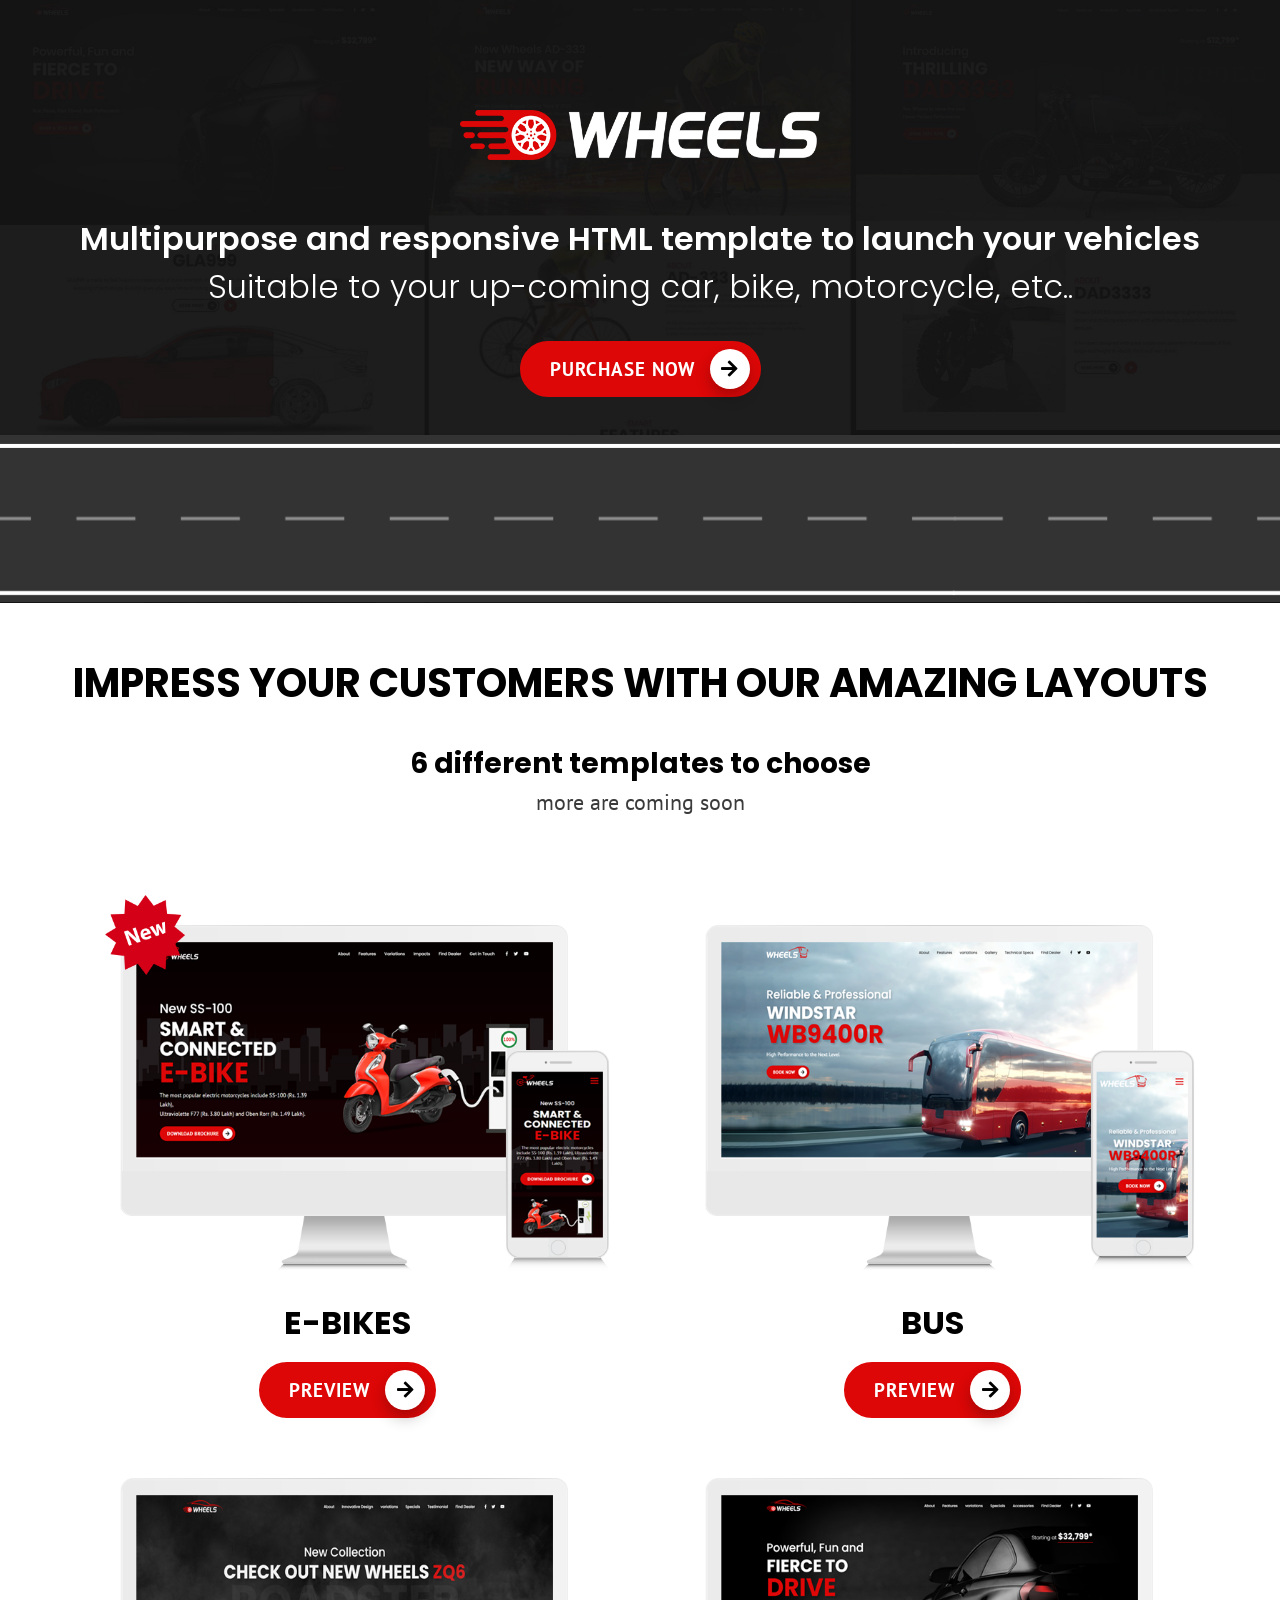
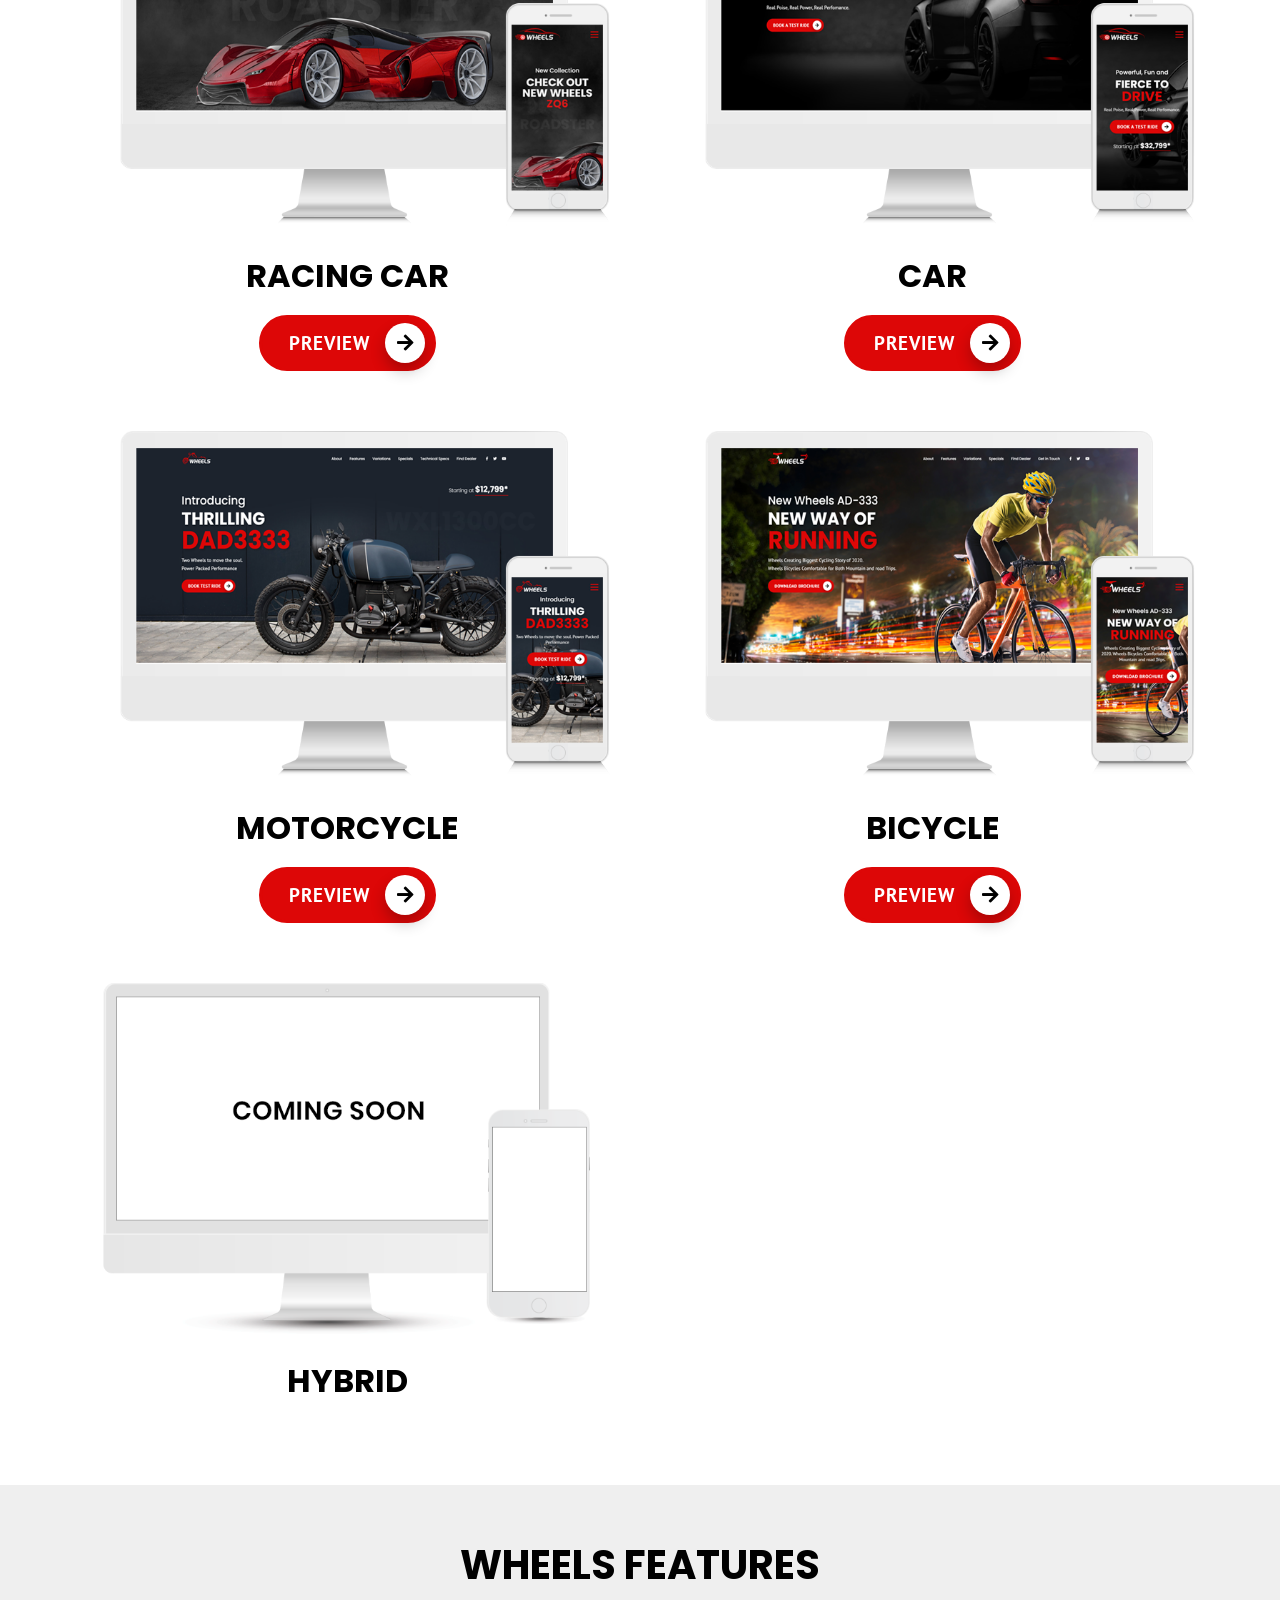
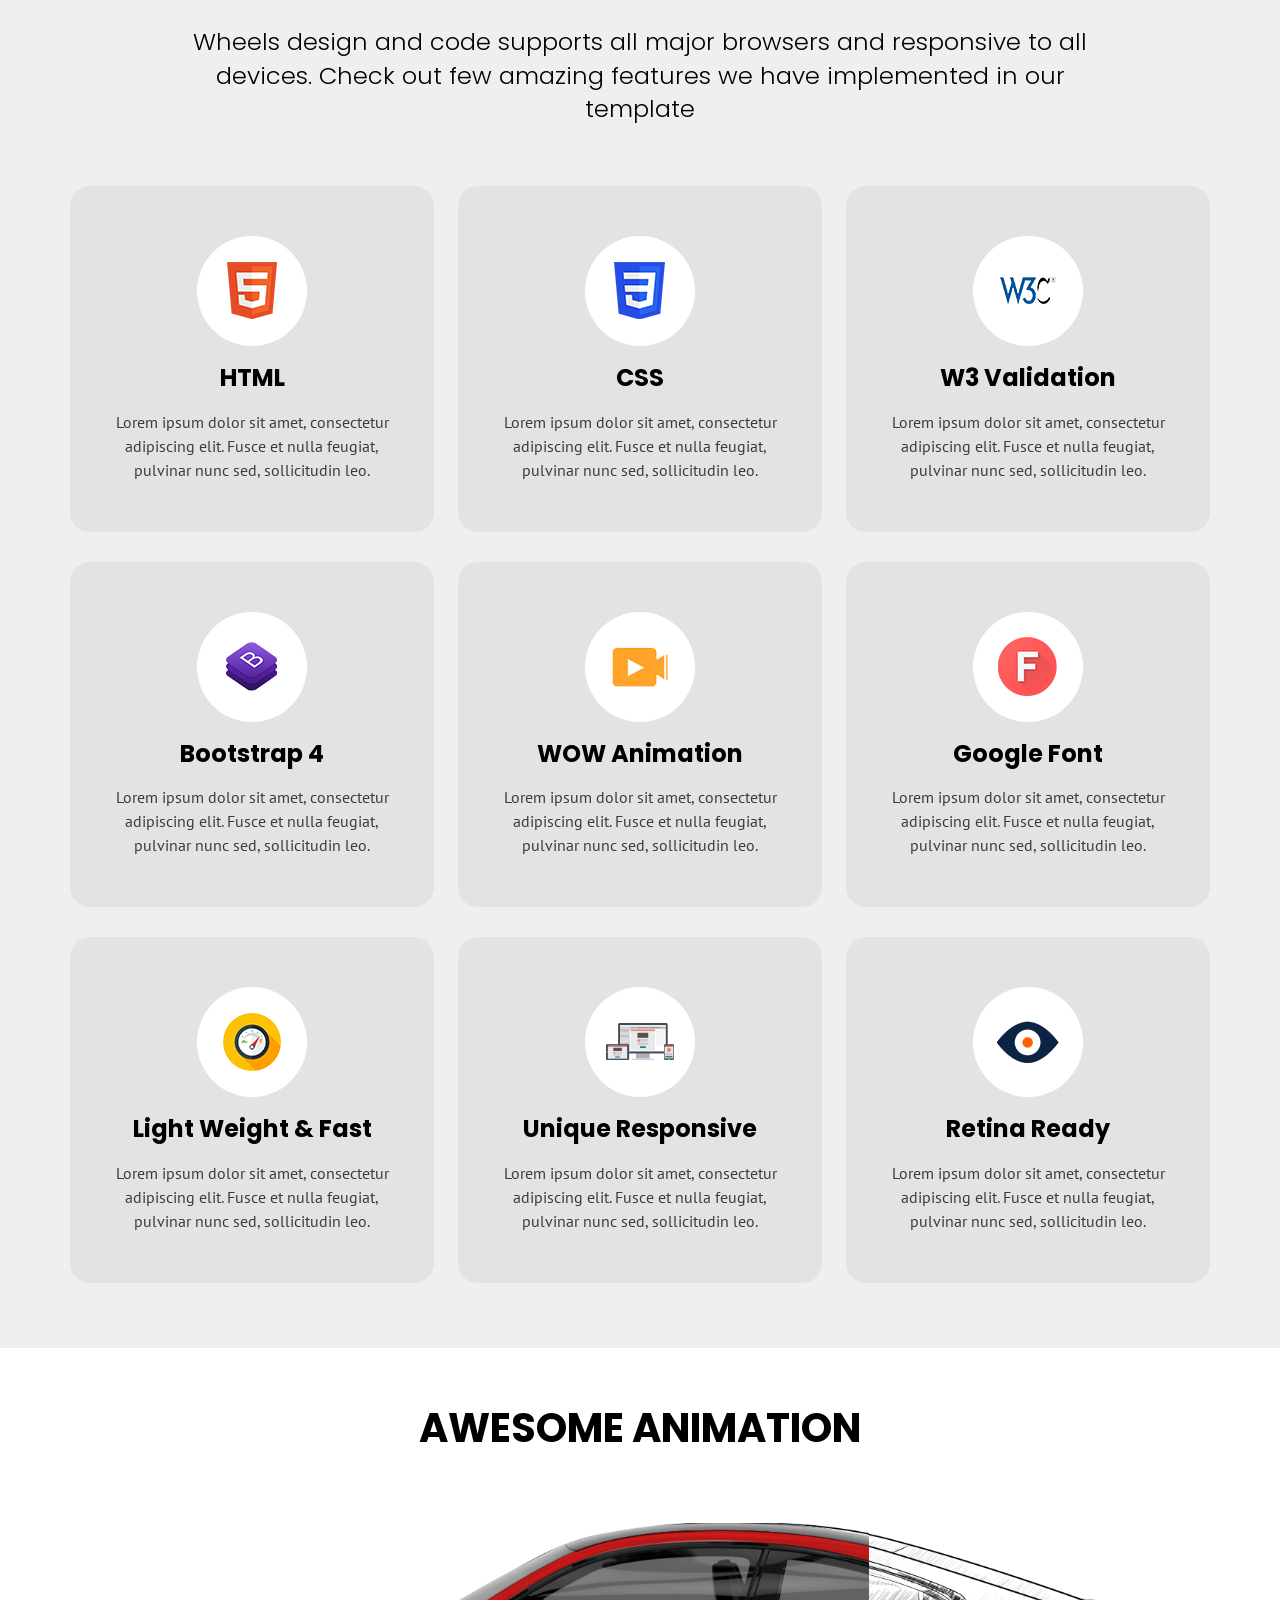
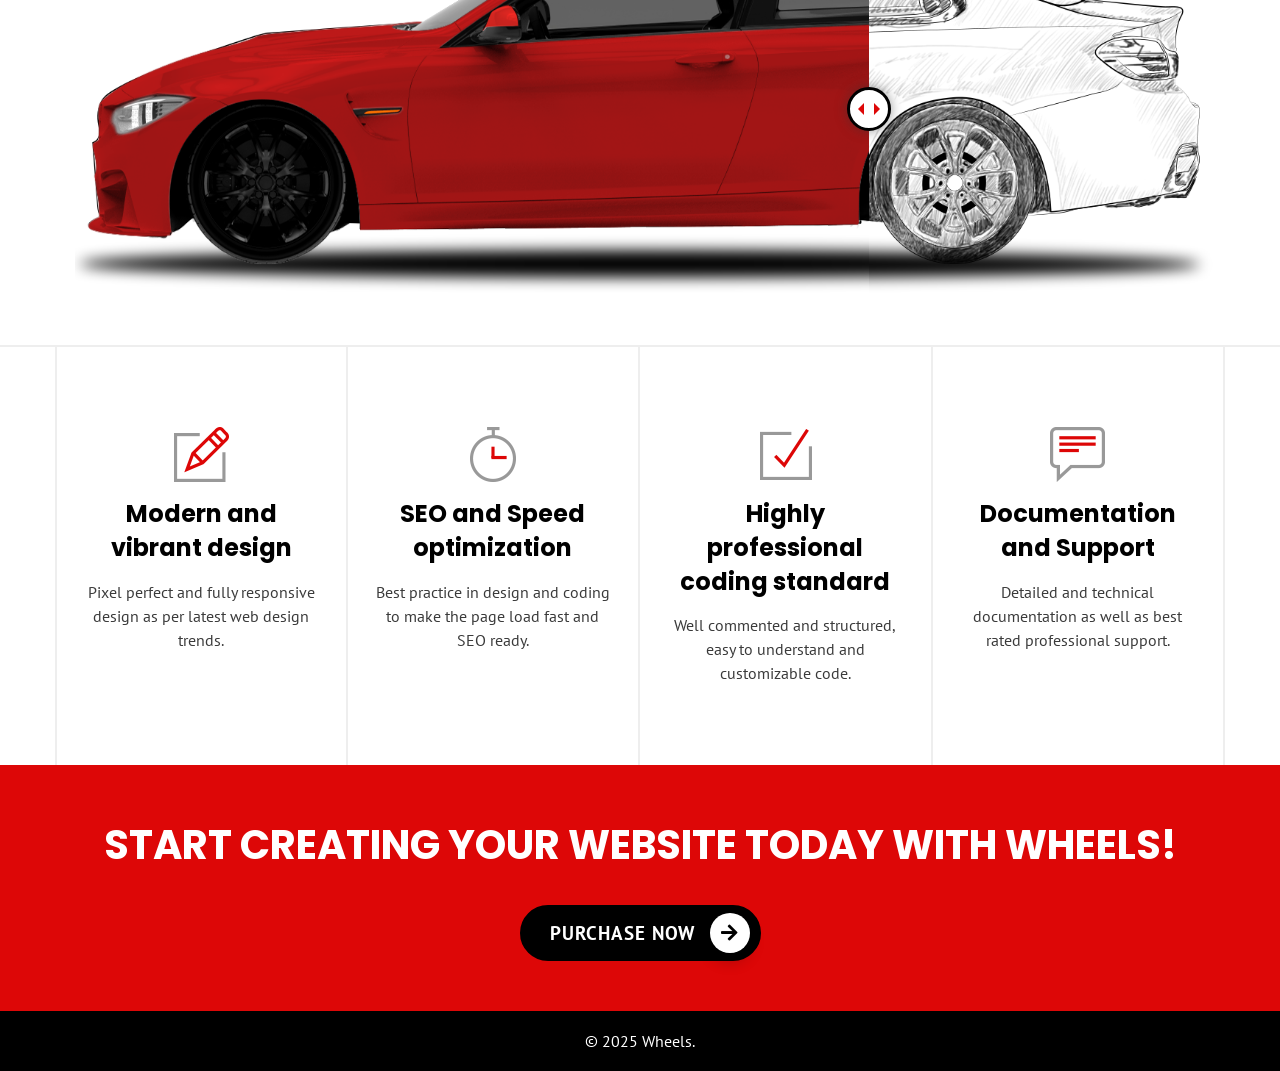
<file: wheels.stylox.design/intro/index.html>
<!DOCTYPE html>
<html lang="en" xml:lang="en">    

<!-- Mirrored from wheels.stylox.design/intro/index.html by HTTrack Website Copier/3.x [XR&CO'2014], Tue, 03 Mar 2026 09:22:50 GMT -->
<head>
    <!-- Basic -->    
    <meta charset="UTF-8">  
    <meta http-equiv="X-UA-Compatible" content="ie=edge">

    <title>Wheels website theme template to launch vehicles - StyloxDesign</title>

    <!-- Mobile Metas -->
    <meta name="viewport" content="width=device-width, initial-scale=1, minimum-scale=1.0, shrink-to-fit=no">

    <!-- favicon & bookmark -->
    <link rel="shortcut icon" href="../images/gallery/22fa19ff13dc151410142bdea885073b-removebg-preview.png" type="image/png">
    <link rel="icon" href="../images/gallery/22fa19ff13dc151410142bdea885073b-removebg-preview.png" type="image/png">

    <!-- Web Fonts  -->
    <link href="https://fonts.googleapis.com/css?family=PT+Sans:400,700&amp;display=swap" rel="stylesheet"> 
    <link href="https://fonts.googleapis.com/css?family=Poppins:300,400,500,600,700,800&amp;display=swap" rel="stylesheet"> 

    <!-- Vendor CSS -->
    <link rel="stylesheet" href="css/animate.css" type="text/css" />
    <link rel="stylesheet" href="css/fontawesome.min.css" type="text/css" />
    <link rel="stylesheet" href="css/bootstrap.min.css" type="text/css" />
    <link rel="stylesheet" href="css/bootstrap.min5.css" type="text/css" />
    <link rel="stylesheet" href="css/bootstrap5.css" type="text/css" />
    <link rel="stylesheet" href="css/owl.carousel.min.css" type="text/css" />
    <link rel="stylesheet" href="css/twentytwenty.css"  type="text/css" />

    <!-- Theme CSS -->
    <link rel="stylesheet" href="css/style.css" type="text/css" />
    <link rel="stylesheet" href="css/responsive.css" type="text/css" />
    
</head>

<body>
     <!-- Preloader start -->
    <div id="st-preloader">
        <div class="st-preloader-wave"><img src="images/st-loader.png" alt="preloader"></div>
    </div>
    <!-- preloader end -->

    <!--Main Wrapper Start-->
    <div class="wrapper" id="top">
     <!-- Content Section Start -->   
        <div class="main-container">

            <!-- Hero Section Start -->
            <section id="home" class="hero-section light-text">
                <div class="section-background">
                    <div class="background-wrapper">
                        <div class="background-inner" style="background-image: url('images/bg-1.jpg'); background-repeat: no-repeat;background-position: center top; background-size: cover;"></div>
                    </div>
                </div>
                <div class="small-container double-top-padding double-bottom-padding">
                    <div class="row mb-5">
                        <div class="col-md-12 text-center mb-5">
                            <div class="image-wrapper m-bot-30">
                                <h1 class="wow rotateInDownLeft"><img src="images/wheels-logo.png" alt="Wheels" title="Wheels"></h1>
                            </div>
                            <div class="heading-wrapper">
                                <h2 class="fw-600">Multipurpose and responsive HTML template to launch your vehicles <span class="fw-300">Suitable to your up-coming car, bike, motorcycle, etc..</span></h2>
                            </div>
                            <div class="btn-wrapper wow fadeInUp">
                                <a href="#" class="btn btn-primary btn-accent has-icon"><span>Purchase Now</span><i class="fas fa-arrow-right"></i></a>
                            </div>
                        </div>
                    </div>
                </div>
                <div class="roadmap">
                    <div class="left-right">
                        <div class="car-logo logo-move">
                            <img src="images/car-logo-intro.png">
                        </div>
                        <div class="bus-logo logo-move">
                            <img src="images/bus-logo-intro.png">
                        </div>
                        <div class="bicycle-logo logo-move">
                            <img src="images/bicycle-logo-intro.png">
                        </div>
                        <div class="ebike-logo logo-move">
                            <img src="images/e-bike-logo-intro.png">
                        </div>
                    </div>
                    <div class="right-left">
                        <div class="bike-logo logo-move">
                            <img src="images/motorcycle-logo-intro.png">
                        </div>
                    </div>
                </div>
            </section>
            <!-- Hero Section End -->
            
            <!-- About Section Start -->
            <section id="layouts" class="layout-section">
                <div class="container">
                    <div class="row">
                        <div class="col-md-12 text-center">
                            <div class="heading-wrapper">
                                <h2 class="h1 text-uppercase">Impress your customers with our amazing layouts</h2>
                            </div>
                            <div class="text-block m-bot-0">
                                <h3 class="m-bot-0">6 different templates to choose</h3>
                            </div>
                            <div class="text-block text-lead">
                                <p>more are coming soon</p>
                            </div>
                            <div class="empty-45"></div>
                        </div>
                    </div>
                    <div class="row">
                        <div class="col-md-6 text-center">
                            <div class="layout-box">
                                <div class="layout-img">
                                    <img src="images/screen-image-ebike.png" alt="" />
                                </div>
                                <img src="images/new.png" alt="" class="new-tag"/>
                                <div>
                                    <h2 class="text-uppercase">E-Bikes</h2>
                                    <a href="../website-theme-template-to-launch-e-bike-styloxdesign.html" class="btn btn-primary btn-accent has-icon" target="_blank"><span>Preview</span><i class="fas fa-arrow-right"></i></a>
                                </div>
                            </div>
                        </div>
                        <div class="col-md-6 text-center">
                            <div class="layout-box">
                                <div class="layout-img">
                                    <img src="images/bus-layout.png" alt="" />
                                </div>
                                <div>
                                    <h2 class="text-uppercase">Bus</h2>
                                    <a href="../website-theme-template-to-launch-bus-styloxdesign.html" class="btn btn-primary btn-accent has-icon" target="_blank"><span>Preview</span><i class="fas fa-arrow-right"></i></a>
                                </div>
                            </div>
                        </div>
                        <div class="col-md-6 text-center">
                            <div class="layout-box">
                                <div class="layout-img">
                                    <img src="images/racingcar-layout.png" alt="" />
                                </div>
                                <div>
                                    <h2 class="text-uppercase">Racing Car</h2>
                                    <a href="../website-theme-template-to-launch-racing-car-styloxdesign.html" class="btn btn-primary btn-accent has-icon" target="_blank"><span>Preview</span><i class="fas fa-arrow-right"></i></a>
                                </div>
                            </div>
                        </div>
                        <div class="col-md-6 text-center">
                            <div class="layout-box">
                                <div class="layout-img">
                                    <img src="images/car-layout.png" alt="" />
                                </div>
                                <div>
                                    <h2 class="text-uppercase">Car</h2>
                                    <a href="../website-theme-template-to-launch-car-styloxdesign.html" class="btn btn-primary btn-accent has-icon" target="_blank"><span>Preview</span><i class="fas fa-arrow-right"></i></a>
                                </div>
                            </div>
                        </div>
                        <div class="col-md-6 text-center">
                            <div class="layout-box">
                                <div class="layout-img">
                                    <img src="images/motorcycle-layout.png" alt="" />
                                </div>
                                <div>
                                    <h2 class="text-uppercase">Motorcycle</h2>
                                    <a href="../website-theme-template-to-launch-bike-motorcycle-styloxdesign.html" class="btn btn-primary btn-accent has-icon" target="_blank"><span>Preview</span><i class="fas fa-arrow-right"></i></a>
                                </div>
                            </div>
                        </div>
                        <div class="col-md-6 text-center">
                            <div class="layout-box">
                                <div class="layout-img">
                                    <img src="images/bicycle-layout.png" alt="" />
                                </div>
                                <div>
                                    <h2 class="text-uppercase">Bicycle</h2>
                                    <a href="../website-theme-template-to-launch-bicycle-styloxdesgin.html" class="btn btn-primary btn-accent has-icon" target="_blank"><span>Preview</span><i class="fas fa-arrow-right"></i></a>
                                </div>
                            </div>
                        </div>
                        <div class="col-md-6 text-center">
                            <div class="layout-box">
                                <div class="layout-img">
                                    <img src="images/coming-layout.png" alt="" />
                                </div>
                                <div>
                                    <h2 class="text-uppercase text-center">HYBRID</h2>
                                    <!-- <a href="../website-theme-template-to-launch-bicycle-styloxdesign.html" class="btn btn-primary btn-accent has-icon" target="_blank"><span>Preview</span><i class="fas fa-arrow-right"></i></a> -->
                                </div>
                            </div>
                        </div>
                    </div>
                </div>
            </section>
            <!-- About Section End -->

            <!-- Features Section Start -->
            <section id="features" class="features-section">
                <div class="small-container">
                    <div class="row">
                        <div class="col-md-10 text-center offset-md-1">
                            <div class="heading-wrapper">
                                <h2 class="h1 text-uppercase">Wheels features</h2>
                            </div>
                            <div class="text-block m-bot-50">
                                <h4 class="fw-300">Wheels design and code supports all major browsers and responsive to all devices. Check out few amazing features we have implemented in our template</h4>
                            </div>
                        </div>
                    </div>
                    <div class="row">
                        <div class="col-md-4 wow fadeInUp" data-wow-delay="0s">
                            <div class="icon-box icon-top align-center">
                                <div class="icon">
                                    <img src="images/html.png" alt="" />
                                </div>
                                <div class="icon-desc">
                                    <h4>HTML</h4>
                                    <p>Lorem ipsum dolor sit amet, consectetur adipiscing elit. Fusce et nulla feugiat, pulvinar nunc sed, sollicitudin leo.</p>
                                </div>
                            </div>
                        </div>
                            <div class="col-md-4 wow fadeInUp" data-wow-delay="0.10s">
                            <div class="icon-box icon-top align-center">
                                <div class="icon">
                                    <img src="images/css.png" alt="" />
                                </div>
                                <div class="icon-desc">
                                    <h4>CSS</h4>
                                    <p>Lorem ipsum dolor sit amet, consectetur adipiscing elit. Fusce et nulla feugiat, pulvinar nunc sed, sollicitudin leo.</p>
                                </div>
                            </div>
                        </div>
                            <div class="col-md-4 wow fadeInUp" data-wow-delay="0.20s">
                            <div class="icon-box icon-top align-center">
                                <div class="icon">
                                    <img src="images/w3c.png" alt="" />
                                </div>
                                <div class="icon-desc">
                                    <h4>W3 Validation</h4>
                                    <p>Lorem ipsum dolor sit amet, consectetur adipiscing elit. Fusce et nulla feugiat, pulvinar nunc sed, sollicitudin leo.</p>
                                </div>
                            </div>
                        </div>
                            <div class="col-md-4 wow fadeInUp" data-wow-delay="0.30s">
                            <div class="icon-box icon-top align-center">
                                <div class="icon">
                                    <img src="images/bootstrap.png" alt="" />
                                </div>
                                <div class="icon-desc">
                                    <h4>Bootstrap 4</h4>
                                    <p>Lorem ipsum dolor sit amet, consectetur adipiscing elit. Fusce et nulla feugiat, pulvinar nunc sed, sollicitudin leo.</p>
                                </div>
                            </div>
                        </div>
                            <div class="col-md-4 wow fadeInUp" data-wow-delay="0.40s">
                            <div class="icon-box icon-top align-center">
                                <div class="icon">
                                    <img src="images/wow.png" alt="" />
                                </div>
                                <div class="icon-desc">
                                    <h4>WOW Animation</h4>
                                    <p>Lorem ipsum dolor sit amet, consectetur adipiscing elit. Fusce et nulla feugiat, pulvinar nunc sed, sollicitudin leo.</p>
                                </div>
                            </div>
                        </div>
                            <div class="col-md-4 wow fadeInUp" data-wow-delay="0.50s">
                            <div class="icon-box icon-top align-center">
                                <div class="icon">
                                    <img src="images/google-fonts.png" alt="" />
                                </div>
                                <div class="icon-desc">
                                    <h4>Google Font</h4>
                                    <p>Lorem ipsum dolor sit amet, consectetur adipiscing elit. Fusce et nulla feugiat, pulvinar nunc sed, sollicitudin leo.</p>
                                </div>
                            </div>
                        </div>
                            <div class="col-md-4 wow fadeInUp" data-wow-delay="0s">
                            <div class="icon-box icon-top align-center">
                                <div class="icon">
                                    <img src="images/speed.png" alt="" />
                                </div>
                                <div class="icon-desc">
                                    <h4>Light Weight & Fast</h4>
                                    <p>Lorem ipsum dolor sit amet, consectetur adipiscing elit. Fusce et nulla feugiat, pulvinar nunc sed, sollicitudin leo.</p>
                                </div>
                            </div>
                        </div>
                            <div class="col-md-4 wow fadeInUp" data-wow-delay="0.10s">
                            <div class="icon-box icon-top align-center">
                                <div class="icon">
                                    <img src="images/responsive.png" alt="" />
                                </div>
                                <div class="icon-desc">
                                    <h4>Unique Responsive</h4>
                                    <p>Lorem ipsum dolor sit amet, consectetur adipiscing elit. Fusce et nulla feugiat, pulvinar nunc sed, sollicitudin leo.</p>
                                </div>
                            </div>
                        </div>
                            <div class="col-md-4 wow fadeInUp" data-wow-delay="0.20s">
                            <div class="icon-box icon-top align-center">
                                <div class="icon">
                                    <img src="images/retina-ready.png" alt="" />
                                </div>
                                <div class="icon-desc">
                                    <h4>Retina Ready</h4>
                                    <p>Lorem ipsum dolor sit amet, consectetur adipiscing elit. Fusce et nulla feugiat, pulvinar nunc sed, sollicitudin leo.</p>
                                </div>
                            </div>
                        </div>
                    </div>
                </div>
            </section>
            <!-- Features Section End -->

            <!-- Animation Section Start -->
            <section id="animation" class="animation-section">
                <div class="container">
                    <div class="row">
                        <div class="col-md-12 text-center">
                            <div class="heading-wrapper m-bot-0">
                                <h2 class="h1 text-uppercase">Awesome Animation</h2>
                            </div>
                            <div class="before-after-car-container">
                                <img src="images/after-car.png" alt="" />
                                <img src="images/before-car.png" alt="" />
                            </div>
                        </div>
                    </div>
                </div>
            </section>
            <!-- Animation Section End -->

            <!--Temp-Features Section Start -->
            <section id="temp-features" class="banafits-section p-top-0 p-bot-0">
                <div class="container">
                    <div class="row">
                        <div class="col-md-3 wow fadeInLeft" data-wow-delay="0.20s">
                            <div class="icon-box icon-top align-center">
                                <div class="icon">
                                    <img src="images/icon-1.png" alt="" />
                                </div>
                                <div class="icon-desc">
                                    <h4>Modern and vibrant design</h4>
                                    <p>Pixel perfect and fully responsive design as per latest web design trends.</p>
                                </div>
                            </div>
                        </div>
                        <div class="col-md-3 wow fadeInLeft" data-wow-delay="0s">
                            <div class="icon-box icon-top align-center">
                                <div class="icon">
                                    <img src="images/icon-2.png" alt="" />
                                </div>
                                <div class="icon-desc">
                                    <h4>SEO and Speed optimization</h4>
                                    <p>Best practice in design and coding to make the page load fast and SEO ready.</p>
                                </div>
                            </div>
                        </div>
                        <div class="col-md-3 wow fadeInRight" data-wow-delay="0s">
                            <div class="icon-box icon-top align-center">
                                <div class="icon">
                                    <img src="images/icon-3.png" alt="" />
                                </div>
                                <div class="icon-desc">
                                    <h4>Highly professional coding standard</h4>
                                    <p>Well commented and structured, easy to understand and customizable code.</p>
                                </div>
                            </div>
                        </div>
                        <div class="col-md-3  wow fadeInRight" data-wow-delay="0.20s">
                            <div class="icon-box icon-top align-center">
                                <div class="icon">
                                    <img src="images/icon-4.png" alt="" />
                                </div>
                                <div class="icon-desc">
                                    <h4>Documentation and Support</h4>
                                    <p>Detailed and technical documentation as well as best rated professional support.</p>
                                </div>
                            </div>
                        </div>
                    </div>
                </div>
            </section>
            <!-- Temp-Features Section End -->

            <!-- Purchase Section Start -->
            <section id="purchase" class="purchase-section light-text">
                <div class="container">
                    <div class="row">
                        <div class="col-md-12 text-center">
                            <div class="heading-wrapper">
                                <h2 class="h1 text-uppercase">Start Creating Your Website Today With Wheels!</h2>
                            </div>
                            <div class="btn-wrapper text-center">
                                <a href="#" class="btn btn-primary btn-inverse has-icon"><span>Purchase Now</span><i class="fas fa-arrow-right"></i></a>
                            </div>
                        </div>
                    </div>
                </div>
            </section>
            <!-- Purchase Section Start -->
        </div>
    <!-- Content Section End -->   
    
    <!--Footer Start-->   
        <footer class="site-footer text-center light-text">
            <div class="container">
                <div class="row">
                    <div class="col-md-12">
                        <div class="copyright">© 2025 Wheels.</div>
                    </div>
                </div>
            </div>
        </footer>
    <!--Footer end-->   
    </div>
    <!--Main Wrapper End-->

    <!-- Vendor -->
    <script src="js/jquery.min.js"></script> 
    <script src="js/wow.min.js"></script>
    <script src="js/bootstrap.min.js"></script>
    <script src="js/owl.carousel.min.js"></script>
    <!-- Theme Base, Components and Settings -->
    <script src="js/theme.js"></script>
    <script src="js/jquery.min.latest.js"></script>    
    <script src="js/jquery.event.move.js"></script>
    <script src="js/jquery.twentytwenty.js"></script>
    <script>
    $(function(){
        $(".before-after-car-container[data-orientation!='vertical']").twentytwenty({default_offset_pct: 0.7});
    });
    </script>
</body>

<!-- Mirrored from wheels.stylox.design/intro/index.html by HTTrack Website Copier/3.x [XR&CO'2014], Tue, 03 Mar 2026 09:23:04 GMT -->
</html>
</file>
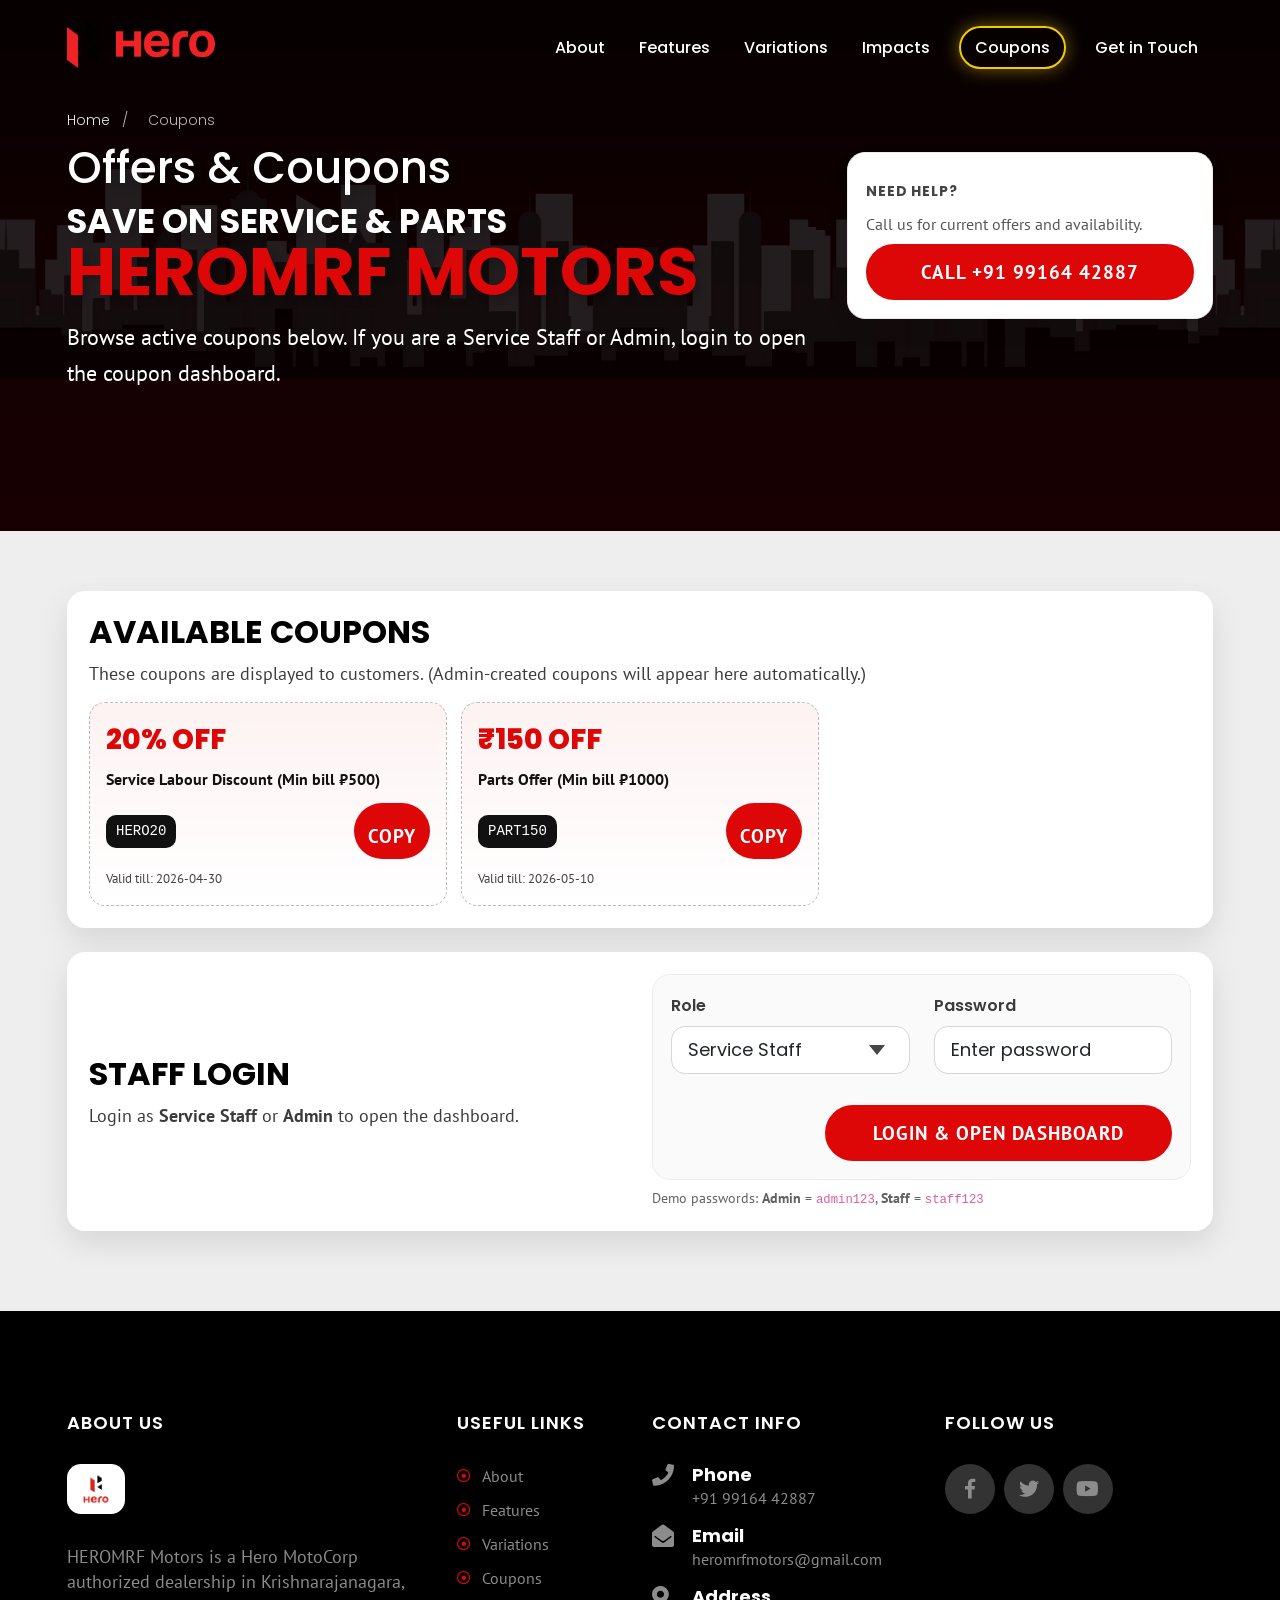
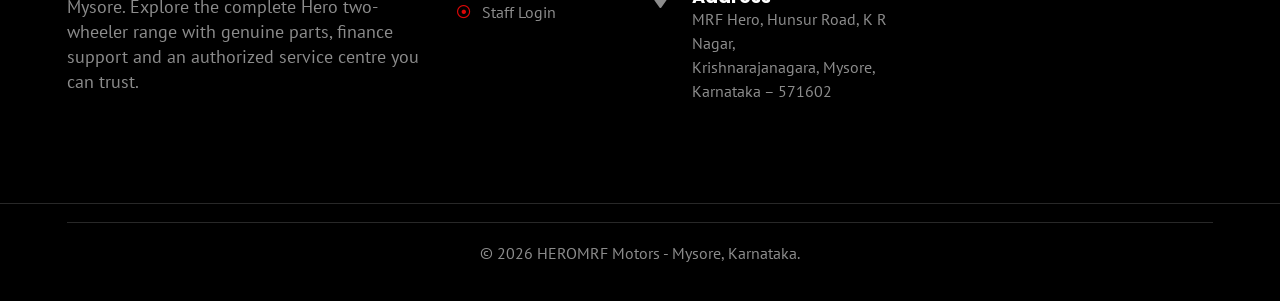
<file: wheels.stylox.design/coupon-system.html>
<!DOCTYPE html>
<html lang="en" xml:lang="en">
<head>
    <meta charset="UTF-8">
    <meta http-equiv="X-UA-Compatible" content="ie=edge">

    <title>Coupon System – HEROMRF Motors</title>

    <meta name="viewport" content="width=device-width, initial-scale=1, minimum-scale=1.0, shrink-to-fit=no">
    <meta name="description" content="Coupon System demo for HEROMRF Motors service & spare parts business – customers, coupons, distribution, redemption, reports.">

    <link rel="shortcut icon" href="images/gallery/22fa19ff13dc151410142bdea885073b-removebg-preview.png" type="image/png">
    <link rel="icon" href="images/gallery/22fa19ff13dc151410142bdea885073b-removebg-preview.png" type="image/png">

    <link href="https://fonts.googleapis.com/css?family=PT+Sans:400,700&amp;display=swap" rel="stylesheet">
    <link rel="stylesheet" href="../cdn.jsdelivr.net/npm/swiper%408/swiper-bundle.min.css">
    <link href="https://fonts.googleapis.com/css?family=Poppins:300,400,500,600,700,800&amp;display=swap" rel="stylesheet">

    <link rel="stylesheet" href="css/animate.css" type="text/css" />
    <link rel="stylesheet" href="css/fontawesome.min.css" type="text/css" />
    <link rel="stylesheet" href="css/bootstrap.min.css" type="text/css" />
    <link rel="stylesheet" href="css/bootstrap.min5.css" type="text/css" />
    <link rel="stylesheet" href="css/bootstrap5.css" type="text/css" />
    <link rel="stylesheet" href="css/owl.carousel.min.css" type="text/css" />
    <link rel="stylesheet" href="css/fancybox/jquery.fancybox.min.css" type="text/css" />

    <link rel="stylesheet" href="style.css" type="text/css" />
    <link rel="stylesheet" href="css/responsive.css" type="text/css" />
</head>
<body>
    <div id="st-preloader">
        <div class="st-preloader-wave img-fluid"><img src="images/st-loader.png" alt="preloader"></div>
    </div>

    <div class="wrapper" id="top">
        <header class="main-header menu-absolute transparent light-header">
            <div class="container">
                <div class="row">
                    <div class="col-sm-3 logo">
                        <a href="website-theme-template-to-launch-e-bike-styloxdesign.html" title="HEROMRF Motors - Hero MotoCorp Dealer" class="d-flex align-items-center">
                            <img class="regular-logo img-fluid" src="images/gallery/Hero_MotoCorp_Logo.svg-removebg-preview.png" alt="HEROMRF Motors - Hero MotoCorp logo">
                            <img class="sticky-logo img-fluid" src="images/gallery/Hero_MotoCorp_Logo.svg-removebg-preview.png" alt="HEROMRF Motors - Hero MotoCorp logo">
                        </a>
                        <div class="menu-icon">
                            <span class="top"></span>
                            <span class="middle"></span>
                            <span class="bottom"></span>
                        </div>
                    </div>
                    <div class="col-sm-9 menu-conainer">
                        <nav class="site-navigation">
                            <ul class="main-menu">
                                <li><a href="website-theme-template-to-launch-e-bike-styloxdesign.html#about">About</a></li>
                                <li><a href="website-theme-template-to-launch-e-bike-styloxdesign.html#feature">Features</a></li>
                                <li><a href="website-theme-template-to-launch-e-bike-styloxdesign.html#variation">Variations</a></li>
                                <li><a href="website-theme-template-to-launch-e-bike-styloxdesign.html#impact">Impacts</a></li>
                                <li><a href="coupons.html">Coupons</a></li>
                                <li class="active"><a href="coupon-system.html">Dashboard</a></li>
                                <li><a href="website-theme-template-to-launch-e-bike-styloxdesign.html#contact">Get in Touch</a></li>
                            </ul>
                            <ul class="header-social-media">
                                <li><a href="#"><i class="fab fa-facebook-f"></i></a></li>
                                <li><a href="#"><i class="fab fa-twitter"></i></a></li>
                                <li><a href="#"><i class="fab fa-youtube"></i></a></li>
                            </ul>
                        </nav>
                    </div>
                </div>
            </div>
        </header>

        <div class="main-container">
            <section class="coupon-system-topbar">
                <div class="container">
                    <div class="coupon-topbar-inner">
                        <div class="left">
                            <strong>Coupon Dashboard</strong>
                            <span class="muted">|</span>
                            <span id="sessionLabel" class="muted">Checking login…</span>
                        </div>
                        <div class="right">
                            <a class="btn btn-primary btn-accent btn-sm" href="coupons.html">View Public Coupons</a>
                            <button id="logoutBtn" class="btn btn-primary btn-inverse btn-sm" type="button">Logout</button>
                        </div>
                    </div>
                </div>
            </section>
            <section class="hero-section style-1 light-text coupon-hero" style="position: relative; background-color: #000; background-image: url(images/env1.jpg); background-repeat: no-repeat; background-position: center; background-size: cover;">
                <div class="container double-bottom-padding">
                    <div class="row align-items-center">
                        <div class="col-lg-7 col-12 bicycle-img wow fadeInLeft">
                            <div class="coupon-breadcrumb">
                                <a href="website-theme-template-to-launch-e-bike-styloxdesign.html">Home</a>
                                <span>/</span>
                                <span>Coupon System</span>
                            </div>
                            <h2 class="top-sub-heading">Coupon System</h2>
                            <h1 class="large-heading"><span>For Service & Spare Parts</span>HEROMRF Motors</h1>
                            <div class="text-block text-lead">
                                <p>
                                    A clean, dashboard-style coupon system preview: manage customers, create coupons, distribute via SMS/WhatsApp, redeem at service center, and view reports.
                                </p>
                            </div>
                        </div>
                        <div class="col-lg-5 col-12 wow fadeInRight">
                            <div class="coupon-stats-grid">
                                <div class="coupon-stat">
                                    <div class="label">Total Coupons</div>
                                    <div class="value" data-count="128">0</div>
                                </div>
                                <div class="coupon-stat">
                                    <div class="label">Redeemed</div>
                                    <div class="value" data-count="54">0</div>
                                </div>
                                <div class="coupon-stat">
                                    <div class="label">Active</div>
                                    <div class="value" data-count="36">0</div>
                                </div>
                                <div class="coupon-stat">
                                    <div class="label">Expired</div>
                                    <div class="value" data-count="92">0</div>
                                </div>
                                <div class="coupon-stat">
                                    <div class="label">Customers</div>
                                    <div class="value" data-count="310">0</div>
                                </div>
                                <div class="coupon-stat">
                                    <div class="label">Today Redemptions</div>
                                    <div class="value" data-count="7">0</div>
                                </div>
                            </div>
                        </div>
                    </div>
                </div>
            </section>

            <section class="coupon-system-section light-gray-bg" style="padding-top:60px;">
                <div class="container">
                    <div class="row">
                        <div class="col-lg-3 col-12 mb-4">
                            <div class="coupon-nav">
                                <button class="coupon-tab active" type="button" data-target="tabDashboard"><i class="fas fa-chart-pie"></i><span>Dashboard</span></button>
                                <button class="coupon-tab" type="button" data-target="tabCustomers"><i class="fas fa-users"></i><span>Customers</span></button>
                                <button class="coupon-tab" type="button" data-target="tabCoupons"><i class="fas fa-ticket-alt"></i><span>Coupons</span></button>
                                <button class="coupon-tab" type="button" data-target="tabDistribution"><i class="fas fa-paper-plane"></i><span>Distribution</span></button>
                                <button class="coupon-tab" type="button" data-target="tabRedemption"><i class="fas fa-cash-register"></i><span>Redemption</span></button>
                                <button class="coupon-tab" type="button" data-target="tabReports"><i class="fas fa-file-alt"></i><span>Reports</span></button>
                                <button class="coupon-tab" type="button" data-target="tabRoles"><i class="fas fa-user-shield"></i><span>User Roles</span></button>
                            </div>
                        </div>
                        <div class="col-lg-9 col-12">
                            <div class="coupon-panel">
                                <div id="tabDashboard" class="coupon-tab-panel active">
                                    <div class="row">
                                        <div class="col-12 mb-3">
                                            <h2 class="coupon-section-title">Dashboard Overview</h2>
                                            <p class="mb-0">Quick snapshot of coupon activity. (Demo UI – front-end only.)</p>
                                        </div>
                                        <div class="col-md-4 mb-3">
                                            <div class="coupon-card">
                                                <div class="title">Active Coupons</div>
                                                <div class="big">36</div>
                                                <div class="meta"><span class="badge badge-success">Running</span> Valid offers available</div>
                                            </div>
                                        </div>
                                        <div class="col-md-4 mb-3">
                                            <div class="coupon-card">
                                                <div class="title">Total Redeemed</div>
                                                <div class="big">54</div>
                                                <div class="meta"><span class="badge badge-primary">This month</span> Service & parts</div>
                                            </div>
                                        </div>
                                        <div class="col-md-4 mb-3">
                                            <div class="coupon-card">
                                                <div class="title">Today</div>
                                                <div class="big">7</div>
                                                <div class="meta"><span class="badge badge-warning">Live</span> Redemptions today</div>
                                            </div>
                                        </div>
                                        <div class="col-12">
                                            <div class="coupon-card">
                                                <div class="title mb-2">Featured Coupons (Preview)</div>
                                                <div class="coupon-grid">
                                                    <div class="coupon-tile">
                                                        <div class="save">20% OFF</div>
                                                        <div class="desc">On Service Labour (Min bill ₹500)</div>
                                                        <div class="code-row">
                                                            <code>HERO20</code>
                                                            <button type="button" class="copy-btn" data-copy="HERO20">Copy</button>
                                                        </div>
                                                        <div class="expiry">Valid till: 30 Apr 2026</div>
                                                    </div>
                                                    <div class="coupon-tile">
                                                        <div class="save">₹150 OFF</div>
                                                        <div class="desc">Genuine Parts (Min bill ₹1000)</div>
                                                        <div class="code-row">
                                                            <code>PART150</code>
                                                            <button type="button" class="copy-btn" data-copy="PART150">Copy</button>
                                                        </div>
                                                        <div class="expiry">Valid till: 10 May 2026</div>
                                                    </div>
                                                    <div class="coupon-tile">
                                                        <div class="save">FREE</div>
                                                        <div class="desc">Basic Check-up with Service</div>
                                                        <div class="code-row">
                                                            <code>FREECHECK</code>
                                                            <button type="button" class="copy-btn" data-copy="FREECHECK">Copy</button>
                                                        </div>
                                                        <div class="expiry">Valid till: 31 May 2026</div>
                                                    </div>
                                                </div>
                                                <div id="copyToast" class="copy-toast d-none" role="status" aria-live="polite">Coupon code copied</div>
                                            </div>
                                        </div>
                                    </div>
                                </div>

                                <div id="tabCustomers" class="coupon-tab-panel">
                                    <div class="row">
                                        <div class="col-12 mb-3">
                                            <h2 class="coupon-section-title">Customer Management</h2>
                                        </div>
                                        <div class="col-12 mb-4">
                                            <form class="coupon-form">
                                                <div class="row">
                                                    <div class="col-md-6 mb-3">
                                                        <label class="form-label" for="custName">Customer Name</label>
                                                        <input id="custName" type="text" class="form-control" placeholder="Enter customer name">
                                                    </div>
                                                    <div class="col-md-6 mb-3">
                                                        <label class="form-label" for="custMobile">Mobile Number</label>
                                                        <input id="custMobile" type="tel" class="form-control" placeholder="Enter mobile number">
                                                    </div>
                                                    <div class="col-md-6 mb-3">
                                                        <label class="form-label" for="custEmail">Email (Optional)</label>
                                                        <input id="custEmail" type="email" class="form-control" placeholder="Enter email">
                                                    </div>
                                                    <div class="col-md-6 mb-3">
                                                        <label class="form-label" for="bikeModel">Bike Model</label>
                                                        <input id="bikeModel" type="text" class="form-control" placeholder="Splendor / HF Deluxe / etc.">
                                                    </div>
                                                    <div class="col-md-6 mb-3">
                                                        <label class="form-label" for="bikeNumber">Bike Number</label>
                                                        <input id="bikeNumber" type="text" class="form-control" placeholder="KA-09-XXXX">
                                                    </div>
                                                    <div class="col-md-6 mb-3">
                                                        <label class="form-label" for="regDate">Registration Date</label>
                                                        <input id="regDate" type="date" class="form-control">
                                                    </div>
                                                    <div class="col-12 mb-3">
                                                        <label class="form-label" for="custAddress">Address</label>
                                                        <textarea id="custAddress" class="form-control" rows="3" placeholder="Enter address"></textarea>
                                                    </div>
                                                    <div class="col-12 d-flex justify-content-end">
                                                        <button type="button" class="btn btn-primary btn-accent">Save Customer</button>
                                                    </div>
                                                </div>
                                            </form>
                                        </div>
                                        <div class="col-12">
                                            <div class="coupon-table-wrap">
                                                <div class="table-responsive">
                                                    <table class="table coupon-table">
                                                        <thead>
                                                            <tr>
                                                                <th>Customer ID</th>
                                                                <th>Name</th>
                                                                <th>Mobile</th>
                                                                <th>Bike Model</th>
                                                                <th>Bike Number</th>
                                                                <th>Coupons Used</th>
                                                                <th>Registered</th>
                                                                <th>Status</th>
                                                            </tr>
                                                        </thead>
                                                        <tbody>
                                                            <tr>
                                                                <td>#C1021</td>
                                                                <td>Ramesh K</td>
                                                                <td>+91 98xxxxxx12</td>
                                                                <td>Splendor+</td>
                                                                <td>KA-09-AA-1234</td>
                                                                <td>2</td>
                                                                <td>2026-03-02</td>
                                                                <td><span class="chip chip-success">Active</span></td>
                                                            </tr>
                                                            <tr>
                                                                <td>#C1022</td>
                                                                <td>Divya S</td>
                                                                <td>+91 97xxxxxx44</td>
                                                                <td>Destini 125</td>
                                                                <td>KA-09-BB-7721</td>
                                                                <td>0</td>
                                                                <td>2026-03-08</td>
                                                                <td><span class="chip chip-muted">Inactive</span></td>
                                                            </tr>
                                                            <tr>
                                                                <td>#C1023</td>
                                                                <td>Mahesh N</td>
                                                                <td>+91 99xxxxxx87</td>
                                                                <td>HF Deluxe</td>
                                                                <td>KA-09-CC-9811</td>
                                                                <td>1</td>
                                                                <td>2026-03-12</td>
                                                                <td><span class="chip chip-success">Active</span></td>
                                                            </tr>
                                                        </tbody>
                                                    </table>
                                                </div>
                                            </div>
                                        </div>
                                    </div>
                                </div>

                                <div id="tabCoupons" class="coupon-tab-panel">
                                    <div class="row">
                                        <div class="col-12 mb-3">
                                            <h2 class="coupon-section-title">Coupon Management</h2>
                                        </div>
                                        <div class="col-12 mb-4 admin-only d-none" id="adminCreateCoupon">
                                            <form class="coupon-form" id="adminCouponForm">
                                                <div class="row">
                                                    <div class="col-md-6 mb-3">
                                                        <label class="form-label" for="couponTitle">Coupon Title</label>
                                                        <input id="couponTitle" type="text" class="form-control" placeholder="e.g., 20% Off on Service">
                                                    </div>
                                                    <div class="col-md-6 mb-3">
                                                        <label class="form-label" for="couponCode">Coupon Code (Auto/Manual)</label>
                                                        <input id="couponCode" type="text" class="form-control" placeholder="e.g., HERO20">
                                                    </div>
                                                    <div class="col-md-4 mb-3">
                                                        <label class="form-label" for="couponType">Coupon Type</label>
                                                        <select id="couponType" class="form-control">
                                                            <option value="amount">Discount Amount</option>
                                                            <option value="percent">Discount Percentage</option>
                                                            <option value="free">Free Service</option>
                                                        </select>
                                                    </div>
                                                    <div class="col-md-4 mb-3">
                                                        <label class="form-label" for="discountValue">Discount Value</label>
                                                        <input id="discountValue" type="number" class="form-control" placeholder="e.g., 150 or 20">
                                                    </div>
                                                    <div class="col-md-4 mb-3">
                                                        <label class="form-label" for="minPurchase">Minimum Purchase Amount</label>
                                                        <input id="minPurchase" type="number" class="form-control" placeholder="e.g., 500">
                                                    </div>
                                                    <div class="col-md-6 mb-3">
                                                        <label class="form-label" for="validFrom">Valid From</label>
                                                        <input id="validFrom" type="date" class="form-control">
                                                    </div>
                                                    <div class="col-md-6 mb-3">
                                                        <label class="form-label" for="validTill">Valid Till</label>
                                                        <input id="validTill" type="date" class="form-control">
                                                    </div>
                                                    <div class="col-md-6 mb-3">
                                                        <label class="form-label" for="usageLimit">Maximum Usage Limit</label>
                                                        <input id="usageLimit" type="number" class="form-control" placeholder="e.g., 100">
                                                    </div>
                                                    <div class="col-md-6 mb-3">
                                                        <label class="form-label" for="couponStatus">Status</label>
                                                        <select id="couponStatus" class="form-control">
                                                            <option value="active">Active</option>
                                                            <option value="inactive">Inactive</option>
                                                        </select>
                                                    </div>
                                                    <div class="col-12 d-flex justify-content-end">
                                                        <button type="submit" class="btn btn-primary btn-accent">Create Coupon</button>
                                                    </div>
                                                </div>
                                            </form>
                                            <div id="adminCouponMsg" class="alert alert-success mt-3 d-none" role="status">Coupon created (demo) and added to Public Coupons.</div>
                                        </div>
                                        <div class="col-12">
                                            <div class="coupon-table-wrap">
                                                <div class="table-responsive">
                                                    <table class="table coupon-table" id="couponListTable">
                                                        <thead>
                                                            <tr>
                                                                <th>Coupon ID</th>
                                                                <th>Title</th>
                                                                <th>Code</th>
                                                                <th>Type</th>
                                                                <th>Value</th>
                                                                <th>Valid Till</th>
                                                                <th>Usage</th>
                                                                <th>Status</th>
                                                            </tr>
                                                        </thead>
                                                        <tbody id="couponListTbody"></tbody>
                                                    </table>
                                                </div>
                                            </div>
                                        </div>
                                    </div>
                                </div>

                                <div id="tabDistribution" class="coupon-tab-panel">
                                    <div class="row">
                                        <div class="col-12 mb-3">
                                            <h2 class="coupon-section-title">Coupon Distribution</h2>
                                        </div>
                                        <div class="col-12 mb-4">
                                            <form class="coupon-form">
                                                <div class="row">
                                                    <div class="col-md-6 mb-3">
                                                        <label class="form-label" for="distCustomer">Select Customer</label>
                                                        <select id="distCustomer" class="form-control">
                                                            <option>Ramesh K – +91 98xxxxxx12</option>
                                                            <option>Divya S – +91 97xxxxxx44</option>
                                                            <option>Mahesh N – +91 99xxxxxx87</option>
                                                        </select>
                                                    </div>
                                                    <div class="col-md-6 mb-3">
                                                        <label class="form-label" for="distCoupon">Select Coupon</label>
                                                        <select id="distCoupon" class="form-control">
                                                            <option>HERO20 – 20% off service labour</option>
                                                            <option>PART150 – ₹150 off parts</option>
                                                            <option>FREECHECK – free check-up</option>
                                                        </select>
                                                    </div>
                                                    <div class="col-md-6 mb-3">
                                                        <label class="form-label d-block mb-2">Distribution Type</label>
                                                        <div class="coupon-radio-row">
                                                            <label class="coupon-radio"><input type="radio" name="distType" checked> Manual</label>
                                                            <label class="coupon-radio"><input type="radio" name="distType"> SMS</label>
                                                            <label class="coupon-radio"><input type="radio" name="distType"> WhatsApp</label>
                                                        </div>
                                                    </div>
                                                    <div class="col-md-6 mb-3">
                                                        <label class="form-label" for="distDate">Distribution Date</label>
                                                        <input id="distDate" type="date" class="form-control">
                                                    </div>
                                                    <div class="col-12 mb-3">
                                                        <label class="form-label" for="distNotes">Notes</label>
                                                        <textarea id="distNotes" class="form-control" rows="3" placeholder="Optional note..."></textarea>
                                                    </div>
                                                    <div class="col-12 d-flex justify-content-end">
                                                        <button type="button" class="btn btn-primary btn-accent">Send / Assign</button>
                                                    </div>
                                                </div>
                                            </form>
                                        </div>
                                        <div class="col-12">
                                            <div class="coupon-table-wrap">
                                                <div class="table-responsive">
                                                    <table class="table coupon-table">
                                                        <thead>
                                                            <tr>
                                                                <th>Distribution ID</th>
                                                                <th>Customer</th>
                                                                <th>Mobile</th>
                                                                <th>Coupon Code</th>
                                                                <th>Date</th>
                                                                <th>Status</th>
                                                            </tr>
                                                        </thead>
                                                        <tbody>
                                                            <tr>
                                                                <td>#D4501</td>
                                                                <td>Ramesh K</td>
                                                                <td>+91 98xxxxxx12</td>
                                                                <td><code>HERO20</code></td>
                                                                <td>2026-03-10</td>
                                                                <td><span class="chip chip-success">Sent</span></td>
                                                            </tr>
                                                            <tr>
                                                                <td>#D4502</td>
                                                                <td>Divya S</td>
                                                                <td>+91 97xxxxxx44</td>
                                                                <td><code>PART150</code></td>
                                                                <td>2026-03-12</td>
                                                                <td><span class="chip chip-warning">Pending</span></td>
                                                            </tr>
                                                        </tbody>
                                                    </table>
                                                </div>
                                            </div>
                                        </div>
                                    </div>
                                </div>

                                <div id="tabRedemption" class="coupon-tab-panel">
                                    <div class="row">
                                        <div class="col-12 mb-3">
                                            <h2 class="coupon-section-title">Coupon Redemption (Service Center)</h2>
                                        </div>
                                        <div class="col-12 mb-4">
                                            <form class="coupon-form" id="redeemForm">
                                                <div class="row">
                                                    <div class="col-md-6 mb-3">
                                                        <label class="form-label" for="rdMobile">Customer Mobile Number</label>
                                                        <input id="rdMobile" type="tel" class="form-control" placeholder="+91 ...">
                                                    </div>
                                                    <div class="col-md-6 mb-3">
                                                        <label class="form-label" for="rdCode">Coupon Code</label>
                                                        <input id="rdCode" type="text" class="form-control" placeholder="HERO20">
                                                    </div>
                                                    <div class="col-md-6 mb-3">
                                                        <label class="form-label" for="rdService">Service / Product Name</label>
                                                        <input id="rdService" type="text" class="form-control" placeholder="General Service / Oil / Parts">
                                                    </div>
                                                    <div class="col-md-6 mb-3">
                                                        <label class="form-label" for="rdBill">Bill Amount (₹)</label>
                                                        <input id="rdBill" type="number" class="form-control" placeholder="e.g., 1200">
                                                    </div>
                                                    <div class="col-md-6 mb-3">
                                                        <label class="form-label" for="rdDiscount">Discount Applied (₹)</label>
                                                        <input id="rdDiscount" type="number" class="form-control" placeholder="e.g., 150">
                                                    </div>
                                                    <div class="col-md-6 mb-3">
                                                        <label class="form-label" for="rdFinal">Final Amount (₹)</label>
                                                        <input id="rdFinal" type="number" class="form-control" readonly>
                                                    </div>
                                                    <div class="col-md-6 mb-3">
                                                        <label class="form-label" for="rdDate">Redemption Date</label>
                                                        <input id="rdDate" type="date" class="form-control">
                                                    </div>
                                                    <div class="col-md-6 mb-3">
                                                        <label class="form-label" for="rdRemarks">Remarks</label>
                                                        <input id="rdRemarks" type="text" class="form-control" placeholder="Optional remarks">
                                                    </div>
                                                    <div class="col-12 d-flex justify-content-end">
                                                        <button type="submit" class="btn btn-primary btn-accent">Redeem Coupon</button>
                                                    </div>
                                                </div>
                                            </form>
                                            <div id="redeemSuccess" class="alert alert-success mt-3 d-none" role="alert">
                                                Redemption saved (demo). Final amount calculated.
                                            </div>
                                        </div>
                                        <div class="col-12">
                                            <div class="coupon-table-wrap">
                                                <div class="table-responsive">
                                                    <table class="table coupon-table">
                                                        <thead>
                                                            <tr>
                                                                <th>Redemption ID</th>
                                                                <th>Customer</th>
                                                                <th>Mobile</th>
                                                                <th>Coupon</th>
                                                                <th>Service/Product</th>
                                                                <th>Discount</th>
                                                                <th>Final Bill</th>
                                                                <th>Date</th>
                                                            </tr>
                                                        </thead>
                                                        <tbody>
                                                            <tr>
                                                                <td>#R9001</td>
                                                                <td>Ramesh K</td>
                                                                <td>+91 98xxxxxx12</td>
                                                                <td><code>HERO20</code></td>
                                                                <td>General Service</td>
                                                                <td>₹200</td>
                                                                <td>₹1000</td>
                                                                <td>2026-03-14</td>
                                                            </tr>
                                                            <tr>
                                                                <td>#R9002</td>
                                                                <td>Mahesh N</td>
                                                                <td>+91 99xxxxxx87</td>
                                                                <td><code>PART150</code></td>
                                                                <td>Brake Pads</td>
                                                                <td>₹150</td>
                                                                <td>₹850</td>
                                                                <td>2026-03-15</td>
                                                            </tr>
                                                        </tbody>
                                                    </table>
                                                </div>
                                            </div>
                                        </div>
                                    </div>
                                </div>

                                <div id="tabReports" class="coupon-tab-panel">
                                    <div class="row">
                                        <div class="col-12 mb-3">
                                            <h2 class="coupon-section-title">Basic Reports</h2>
                                        </div>
                                        <div class="col-12 mb-4">
                                            <div class="coupon-card">
                                                <div class="row align-items-end">
                                                    <div class="col-md-3 mb-3">
                                                        <label class="form-label" for="rpFrom">From Date</label>
                                                        <input id="rpFrom" type="date" class="form-control">
                                                    </div>
                                                    <div class="col-md-3 mb-3">
                                                        <label class="form-label" for="rpTo">To Date</label>
                                                        <input id="rpTo" type="date" class="form-control">
                                                    </div>
                                                    <div class="col-md-3 mb-3">
                                                        <label class="form-label" for="rpCode">Coupon Code</label>
                                                        <input id="rpCode" type="text" class="form-control" placeholder="HERO20">
                                                    </div>
                                                    <div class="col-md-3 mb-3">
                                                        <label class="form-label" for="rpMobile">Customer Mobile</label>
                                                        <input id="rpMobile" type="tel" class="form-control" placeholder="+91 ...">
                                                    </div>
                                                </div>
                                                <div class="report-tabs mt-2">
                                                    <button type="button" class="report-tab active" data-report="reportUsage">Coupon Usage</button>
                                                    <button type="button" class="report-tab" data-report="reportCustomer">Customer Wise</button>
                                                    <button type="button" class="report-tab" data-report="reportDaily">Daily Redemption</button>
                                                </div>
                                            </div>
                                        </div>
                                        <div class="col-12">
                                            <div id="reportUsage" class="report-panel active">
                                                <div class="coupon-table-wrap">
                                                    <div class="table-responsive">
                                                        <table class="table coupon-table">
                                                            <thead>
                                                                <tr>
                                                                    <th>Coupon Code</th>
                                                                    <th>Title</th>
                                                                    <th>Usage Count</th>
                                                                    <th>Last Used</th>
                                                                    <th>Status</th>
                                                                </tr>
                                                            </thead>
                                                            <tbody>
                                                                <tr>
                                                                    <td><code>HERO20</code></td>
                                                                    <td>Service Labour Discount</td>
                                                                    <td>12</td>
                                                                    <td>2026-03-14</td>
                                                                    <td><span class="chip chip-success">Active</span></td>
                                                                </tr>
                                                                <tr>
                                                                    <td><code>PART150</code></td>
                                                                    <td>Parts Offer</td>
                                                                    <td>8</td>
                                                                    <td>2026-03-15</td>
                                                                    <td><span class="chip chip-success">Active</span></td>
                                                                </tr>
                                                            </tbody>
                                                        </table>
                                                    </div>
                                                </div>
                                            </div>
                                            <div id="reportCustomer" class="report-panel">
                                                <div class="coupon-table-wrap">
                                                    <div class="table-responsive">
                                                        <table class="table coupon-table">
                                                            <thead>
                                                                <tr>
                                                                    <th>Customer</th>
                                                                    <th>Mobile</th>
                                                                    <th>Total Used</th>
                                                                    <th>Most Used Coupon</th>
                                                                    <th>Last Redemption</th>
                                                                </tr>
                                                            </thead>
                                                            <tbody>
                                                                <tr>
                                                                    <td>Ramesh K</td>
                                                                    <td>+91 98xxxxxx12</td>
                                                                    <td>2</td>
                                                                    <td><code>HERO20</code></td>
                                                                    <td>2026-03-14</td>
                                                                </tr>
                                                                <tr>
                                                                    <td>Mahesh N</td>
                                                                    <td>+91 99xxxxxx87</td>
                                                                    <td>1</td>
                                                                    <td><code>PART150</code></td>
                                                                    <td>2026-03-15</td>
                                                                </tr>
                                                            </tbody>
                                                        </table>
                                                    </div>
                                                </div>
                                            </div>
                                            <div id="reportDaily" class="report-panel">
                                                <div class="coupon-table-wrap">
                                                    <div class="table-responsive">
                                                        <table class="table coupon-table">
                                                            <thead>
                                                                <tr>
                                                                    <th>Date</th>
                                                                    <th>Redemptions</th>
                                                                    <th>Total Discount</th>
                                                                    <th>Total Final Bill</th>
                                                                </tr>
                                                            </thead>
                                                            <tbody>
                                                                <tr>
                                                                    <td>2026-03-14</td>
                                                                    <td>3</td>
                                                                    <td>₹520</td>
                                                                    <td>₹3,680</td>
                                                                </tr>
                                                                <tr>
                                                                    <td>2026-03-15</td>
                                                                    <td>4</td>
                                                                    <td>₹650</td>
                                                                    <td>₹4,120</td>
                                                                </tr>
                                                            </tbody>
                                                        </table>
                                                    </div>
                                                </div>
                                            </div>
                                        </div>
                                    </div>
                                </div>

                                <div id="tabRoles" class="coupon-tab-panel">
                                    <div class="row">
                                        <div class="col-12 mb-3">
                                            <h2 class="coupon-section-title">User Roles</h2>
                                        </div>
                                        <div class="col-md-4 mb-3">
                                            <div class="coupon-card role-card">
                                                <div class="role-title"><i class="fas fa-user-cog"></i> Admin</div>
                                                <p class="mb-0">Manage coupons, customers, distribution, and reports.</p>
                                            </div>
                                        </div>
                                        <div class="col-md-4 mb-3">
                                            <div class="coupon-card role-card">
                                                <div class="role-title"><i class="fas fa-tools"></i> Service Staff</div>
                                                <p class="mb-0">Redeem coupons at the service center and generate bill entries.</p>
                                            </div>
                                        </div>
                                        <div class="col-md-4 mb-3">
                                            <div class="coupon-card role-card">
                                                <div class="role-title"><i class="fas fa-user"></i> Customer</div>
                                                <p class="mb-0">Receives coupons and uses them during service/parts purchase.</p>
                                            </div>
                                        </div>
                                    </div>
                                </div>
                            </div>
                        </div>
                    </div>
                </div>
            </section>
        </div>

        <footer class="site-footer">
            <div class="footer-widget-area">
                <div class="container">
                    <div class="row">
                        <div class="col-lg-4 col-md-6 col-sm-6">
                            <div class="widget">
                                <div class="widget-heading">
                                    <h4 class="widget-title">About Us</h4>
                                </div>
                                <div class="widget-contet">
                                    <img src="images/gallery/22fa19ff13dc151410142bdea885073b-removebg-preview.png" class="footer-logo img-fluid" alt="HEROMRF Motors logo">
                                    <p>
                                        HEROMRF Motors is a Hero MotoCorp authorized dealership in Krishnarajanagara, Mysore.
                                        Explore the complete Hero two-wheeler range with genuine parts, finance support and an
                                        authorized service centre you can trust.
                                    </p>
                                </div>
                            </div>
                        </div>
                        <div class="col-lg-2 col-md-6 col-sm-6">
                            <div class="widget">
                                <div class="widget-heading">
                                    <h4 class="widget-title">Useful Links</h4>
                                </div>
                                <div class="widget-contet footer-menu">
                                    <ul class="menu">
                                        <li><a href="website-theme-template-to-launch-e-bike-styloxdesign.html#about">About</a></li>
                                        <li><a href="website-theme-template-to-launch-e-bike-styloxdesign.html#feature">Features</a></li>
                                        <li><a href="website-theme-template-to-launch-e-bike-styloxdesign.html#variation">Variations</a></li>
                                        <li><a href="coupons.html">Coupons</a></li>
                                        <li><a href="website-theme-template-to-launch-e-bike-styloxdesign.html#contact">Get in Touch</a></li>
                                    </ul>
                                </div>
                            </div>
                        </div>
                        <div class="col-lg-3 col-md-6 col-sm-6">
                            <div class="widget">
                                <div class="widget-heading">
                                    <h4 class="widget-title">Contact Info</h4>
                                </div>
                                <div class="widget-contet contact-info">
                                    <div class="widget-contact-info">
                                        <i class="fas fa-phone"></i>
                                        <h3>Phone</h3>
                                        <span><a href="tel:+919916442887">+91 99164 42887</a></span>
                                    </div>
                                    <div class="widget-contact-info">
                                        <i class="fas fa-envelope-open"></i>
                                        <h3>Email</h3>
                                        <span><a href="mailto:heromrfmotors@gmail.com">heromrfmotors@gmail.com</a></span>
                                    </div>
                                    <div class="widget-contact-info">
                                        <i class="fas fa-map-marker-alt"></i>
                                        <h3>Address</h3>
                                        <span>MRF Hero, Hunsur Road, K R Nagar,<br />Krishnarajanagara, Mysore, Karnataka – 571602</span>
                                    </div>
                                </div>
                            </div>
                        </div>
                        <div class="col-lg-3 col-md-6 col-sm-6">
                            <div class="widget">
                                <div class="widget-heading">
                                    <h4 class="widget-title">Follow Us</h4>
                                </div>
                                <div class="widget-contet">
                                    <div class="footer-social">
                                        <ul>
                                            <li><a href="#"><i class="fab fa-facebook-f"></i></a></li>
                                            <li><a href="#"><i class="fab fa-twitter"></i></a></li>
                                            <li><a href="#"><i class="fab fa-youtube"></i></a></li>
                                        </ul>
                                    </div>
                                </div>
                            </div>
                        </div>
                    </div>
                </div>
            </div>
            <div class="copyright text-center">
                <div class="container">
                    <div class="copyright">© 2026 HEROMRF Motors - Mysore, Karnataka.</div>
                </div>
            </div>
        </footer>
    </div>

    <script src="js/jquery.min.js"></script>
    <script src="js/bootstrap.min.js"></script>
    <script src="js/cascading-select.js"></script>
    <script src="js/owl.carousel.min.js"></script>
    <script src="js/onpagescroll.js"></script>
    <script src="js/wow.min.js"></script>
    <script src="js/fancybox/jquery.fancybox.min.js"></script>
    <script src="js/theme.js"></script>
    <script src="js/jquery.min.latest.js"></script>
    <script src="js/custom.js"></script>
    <script src="../cdnjs.cloudflare.com/ajax/libs/Swiper/8.4.5/swiper-bundle.min.js"></script>

    <script>
        (function () {
            var STORAGE_KEY_COUPONS = 'heromrfCoupons';
            var STORAGE_KEY_SESSION = 'heromrfSession';

            function seedCouponsIfEmpty() {
                var existing = localStorage.getItem(STORAGE_KEY_COUPONS);
                if (existing) return;
                var seed = [
                    { id: 'CP801', title: 'Service Labour Discount', code: 'HERO20', type: 'percent', value: 20, minPurchase: 500, validFrom: '2026-03-01', validTill: '2026-04-30', usageLimit: 100, usageCount: 12, status: 'active' },
                    { id: 'CP802', title: 'Parts Offer', code: 'PART150', type: 'amount', value: 150, minPurchase: 1000, validFrom: '2026-03-01', validTill: '2026-05-10', usageLimit: 100, usageCount: 8, status: 'active' },
                    { id: 'CP803', title: 'Free Check-up', code: 'FREECHECK', type: 'free', value: 0, minPurchase: 0, validFrom: '2026-03-01', validTill: '2026-05-31', usageLimit: 50, usageCount: 4, status: 'inactive' }
                ];
                localStorage.setItem(STORAGE_KEY_COUPONS, JSON.stringify(seed));
            }

            function getSession() {
                try { return JSON.parse(localStorage.getItem(STORAGE_KEY_SESSION) || 'null'); } catch (e) { return null; }
            }

            function requireSession() {
                var s = getSession();
                if (!s || !s.role) {
                    window.location.replace('coupons.html#login');
                    return null;
                }
                return s;
            }

            function clamp(n, min, max) { return Math.max(min, Math.min(max, n)); }

            function animateCounts() {
                var els = document.querySelectorAll('[data-count]');
                els.forEach(function (el) {
                    var target = parseInt(el.getAttribute('data-count') || '0', 10);
                    var start = 0;
                    var duration = 700;
                    var startTs = performance.now();
                    function step(ts) {
                        var t = clamp((ts - startTs) / duration, 0, 1);
                        var val = Math.round(start + (target - start) * t);
                        el.textContent = val;
                        if (t < 1) requestAnimationFrame(step);
                    }
                    requestAnimationFrame(step);
                });
            }

            function setupTabs() {
                var tabs = document.querySelectorAll('.coupon-tab');
                var panels = document.querySelectorAll('.coupon-tab-panel');
                tabs.forEach(function (btn) {
                    btn.addEventListener('click', function () {
                        var targetId = btn.getAttribute('data-target');
                        tabs.forEach(function (b) { b.classList.remove('active'); });
                        panels.forEach(function (p) { p.classList.remove('active'); });
                        btn.classList.add('active');
                        var panel = document.getElementById(targetId);
                        if (panel) panel.classList.add('active');
                        window.scrollTo({ top: 0, behavior: 'smooth' });
                    });
                });

                var reportTabs = document.querySelectorAll('.report-tab');
                var reportPanels = document.querySelectorAll('.report-panel');
                reportTabs.forEach(function (btn) {
                    btn.addEventListener('click', function () {
                        var id = btn.getAttribute('data-report');
                        reportTabs.forEach(function (b) { b.classList.remove('active'); });
                        reportPanels.forEach(function (p) { p.classList.remove('active'); });
                        btn.classList.add('active');
                        var panel = document.getElementById(id);
                        if (panel) panel.classList.add('active');
                    });
                });
            }

            async function copyText(text) {
                try {
                    await navigator.clipboard.writeText(text);
                    return true;
                } catch (e) {
                    var ta = document.createElement('textarea');
                    ta.value = text;
                    ta.style.position = 'fixed';
                    ta.style.opacity = '0';
                    document.body.appendChild(ta);
                    ta.focus();
                    ta.select();
                    var ok = false;
                    try { ok = document.execCommand('copy'); } catch (err) { ok = false; }
                    document.body.removeChild(ta);
                    return ok;
                }
            }

            function setupCopyButtons() {
                var toast = document.getElementById('copyToast');
                var toastTimer = null;
                function showToast(msg) {
                    if (!toast) return;
                    toast.textContent = msg;
                    toast.classList.remove('d-none');
                    clearTimeout(toastTimer);
                    toastTimer = setTimeout(function () { toast.classList.add('d-none'); }, 1600);
                }

                document.querySelectorAll('.copy-btn').forEach(function (btn) {
                    btn.addEventListener('click', async function () {
                        var code = btn.getAttribute('data-copy') || '';
                        var ok = await copyText(code);
                        showToast(ok ? 'Coupon code copied' : 'Copy failed');
                    });
                });
            }

            function setupRedemptionCalc() {
                var bill = document.getElementById('rdBill');
                var disc = document.getElementById('rdDiscount');
                var finalEl = document.getElementById('rdFinal');
                var form = document.getElementById('redeemForm');
                var success = document.getElementById('redeemSuccess');

                function update() {
                    var b = parseFloat(bill && bill.value ? bill.value : '0') || 0;
                    var d = parseFloat(disc && disc.value ? disc.value : '0') || 0;
                    var f = Math.max(0, b - d);
                    if (finalEl) finalEl.value = f ? String(f) : '';
                }

                if (bill) bill.addEventListener('input', update);
                if (disc) disc.addEventListener('input', update);

                if (form) {
                    form.addEventListener('submit', function (e) {
                        e.preventDefault();
                        update();
                        if (success) success.classList.remove('d-none');
                        setTimeout(function () { if (success) success.classList.add('d-none'); }, 2200);
                    });
                }
            }

            document.addEventListener('DOMContentLoaded', function () {
                seedCouponsIfEmpty();
                var session = requireSession();
                if (!session) return;

                var label = document.getElementById('sessionLabel');
                if (label) label.textContent = (session.role === 'admin' ? 'Logged in as Admin' : 'Logged in as Service Staff');

                var logoutBtn = document.getElementById('logoutBtn');
                if (logoutBtn) {
                    logoutBtn.addEventListener('click', function () {
                        localStorage.removeItem(STORAGE_KEY_SESSION);
                        window.location.href = 'coupons.html#login';
                    });
                }

                // Role gating: only Admin can create coupons
                var adminBox = document.getElementById('adminCreateCoupon');
                if (adminBox && session.role === 'admin') adminBox.classList.remove('d-none');

                animateCounts();
                setupTabs();
                setupCopyButtons();
                setupRedemptionCalc();

                // Coupon list rendering from localStorage
                function loadCoupons() {
                    try { return JSON.parse(localStorage.getItem(STORAGE_KEY_COUPONS) || '[]'); } catch (e) { return []; }
                }

                function formatType(t) {
                    if (t === 'percent') return 'Percentage';
                    if (t === 'amount') return 'Amount';
                    if (t === 'free') return 'Free Service';
                    return t || '';
                }

                function formatValue(c) {
                    if (c.type === 'percent') return (c.value || 0) + '%';
                    if (c.type === 'amount') return '₹' + (c.value || 0);
                    return '—';
                }

                function statusChip(status) {
                    if (status === 'active') return '<span class="chip chip-success">Active</span>';
                    return '<span class="chip chip-muted">Inactive</span>';
                }

                function renderCouponTable() {
                    var tbody = document.getElementById('couponListTbody');
                    if (!tbody) return;
                    var coupons = loadCoupons();
                    tbody.innerHTML = coupons.map(function (c) {
                        return (
                            '<tr>' +
                            '<td>#' + (c.id || '') + '</td>' +
                            '<td>' + (c.title || '') + '</td>' +
                            '<td><code>' + (c.code || '') + '</code></td>' +
                            '<td>' + formatType(c.type) + '</td>' +
                            '<td>' + formatValue(c) + '</td>' +
                            '<td>' + (c.validTill || '') + '</td>' +
                            '<td>' + (c.usageCount || 0) + '</td>' +
                            '<td>' + statusChip(c.status) + '</td>' +
                            '</tr>'
                        );
                    }).join('');
                }

                renderCouponTable();

                // Admin create coupon form (stores into localStorage -> visible on public Coupons page)
                var form = document.getElementById('adminCouponForm');
                var msg = document.getElementById('adminCouponMsg');
                if (form && session.role === 'admin') {
                    form.addEventListener('submit', function (e) {
                        e.preventDefault();
                        var coupons = loadCoupons();

                        var title = (document.getElementById('couponTitle') || {}).value || '';
                        var code = (document.getElementById('couponCode') || {}).value || '';
                        var type = (document.getElementById('couponType') || {}).value || 'amount';
                        var value = parseFloat(((document.getElementById('discountValue') || {}).value || '0')) || 0;
                        var minPurchase = parseFloat(((document.getElementById('minPurchase') || {}).value || '0')) || 0;
                        var validFrom = (document.getElementById('validFrom') || {}).value || '';
                        var validTill = (document.getElementById('validTill') || {}).value || '';
                        var usageLimit = parseInt(((document.getElementById('usageLimit') || {}).value || '0'), 10) || 0;
                        var status = (document.getElementById('couponStatus') || {}).value || 'active';

                        var nextId = 'CP' + String(800 + coupons.length + 1);

                        coupons.unshift({
                            id: nextId,
                            title: title || 'New Coupon',
                            code: code || ('CODE' + Math.floor(Math.random() * 10000)),
                            type: type,
                            value: value,
                            minPurchase: minPurchase,
                            validFrom: validFrom,
                            validTill: validTill,
                            usageLimit: usageLimit,
                            usageCount: 0,
                            status: status
                        });

                        localStorage.setItem(STORAGE_KEY_COUPONS, JSON.stringify(coupons));
                        renderCouponTable();

                        if (msg) {
                            msg.classList.remove('d-none');
                            setTimeout(function () { msg.classList.add('d-none'); }, 1800);
                        }
                        form.reset();
                    });
                }
            });
        })();
    </script>
</body>
</html>
</file>
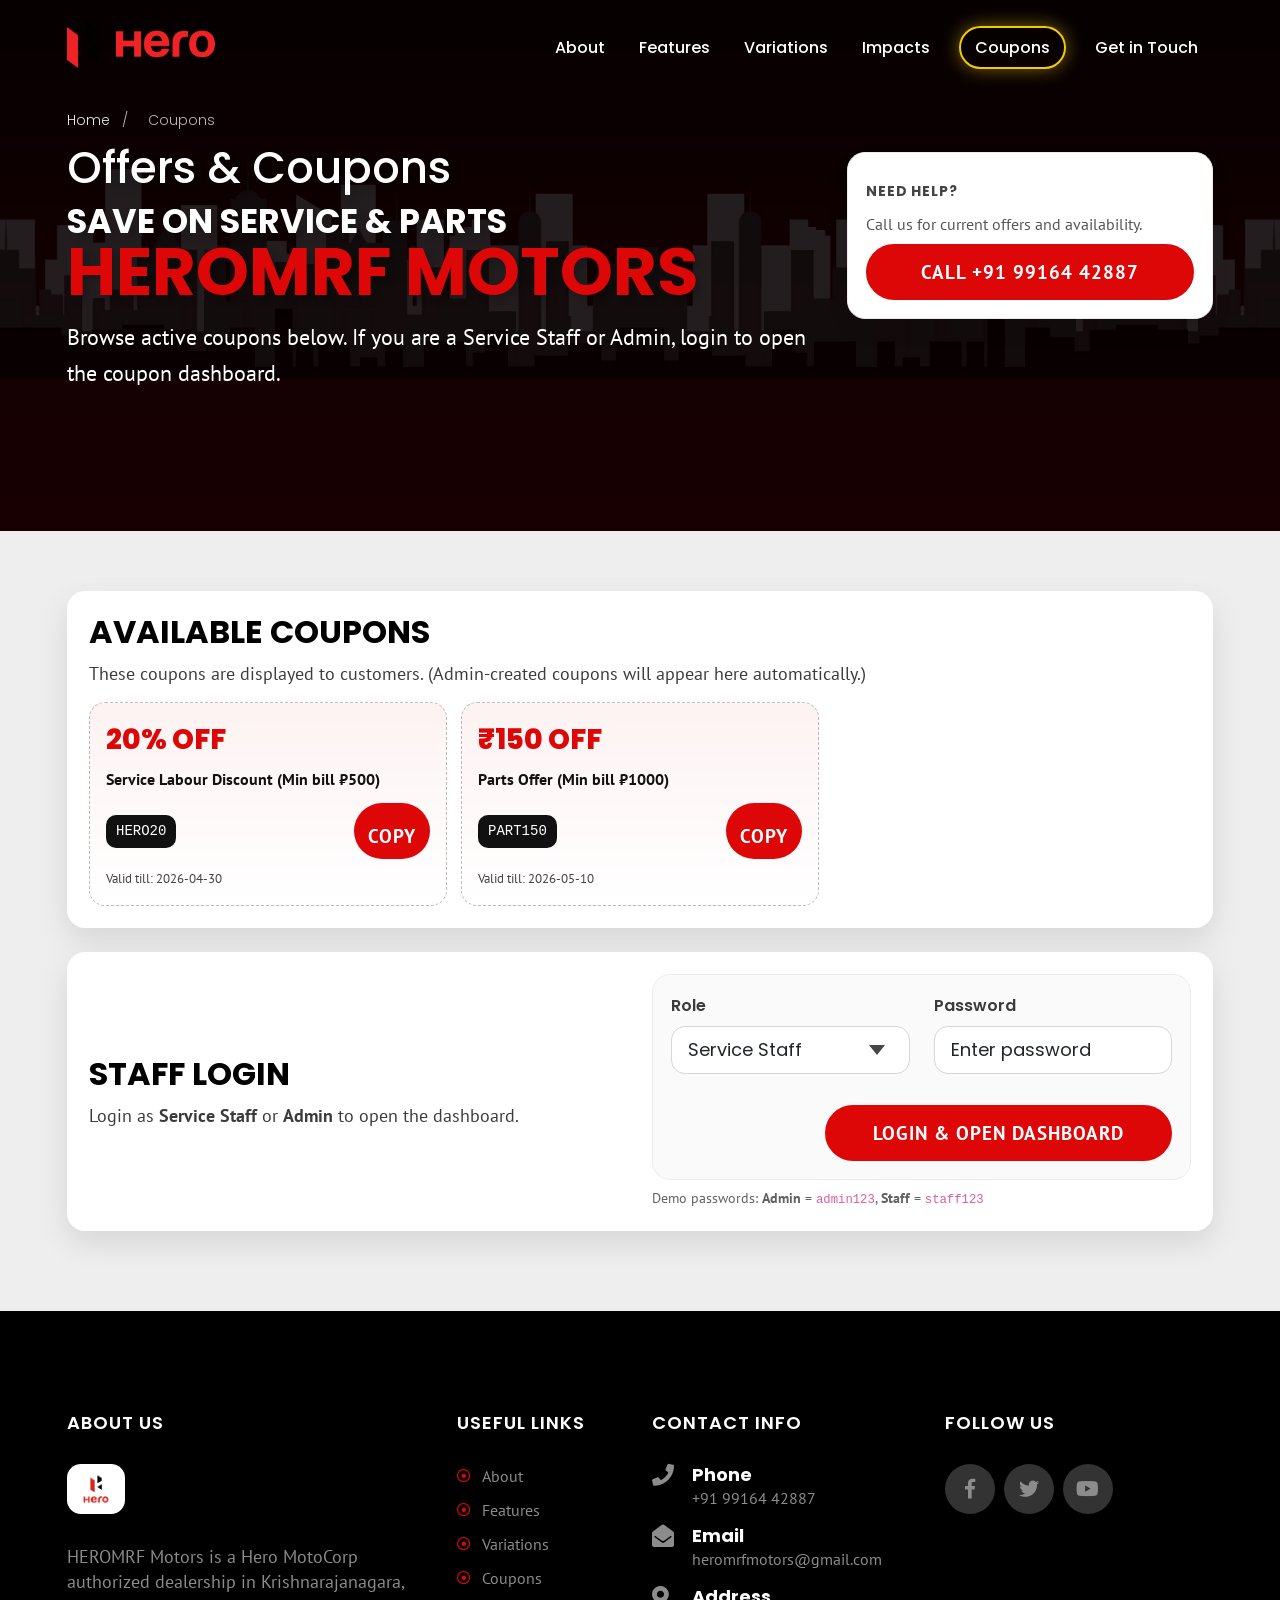
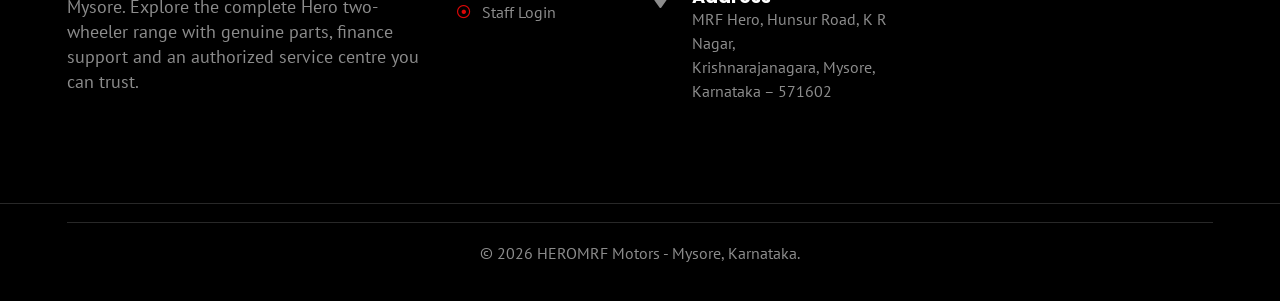
<file: wheels.stylox.design/coupons.html>
<!DOCTYPE html>
<html lang="en" xml:lang="en">
<head>
    <meta charset="UTF-8">
    <meta http-equiv="X-UA-Compatible" content="ie=edge">

    <title>Coupons – HEROMRF Motors</title>
    <meta name="viewport" content="width=device-width, initial-scale=1, minimum-scale=1.0, shrink-to-fit=no">
    <meta name="description" content="View available offers and coupons from HEROMRF Motors. Staff/Admin login below to open the coupon dashboard.">

    <link rel="shortcut icon" href="images/gallery/22fa19ff13dc151410142bdea885073b-removebg-preview.png" type="image/png">
    <link rel="icon" href="images/gallery/22fa19ff13dc151410142bdea885073b-removebg-preview.png" type="image/png">

    <link href="https://fonts.googleapis.com/css?family=PT+Sans:400,700&amp;display=swap" rel="stylesheet">
    <link rel="stylesheet" href="../cdn.jsdelivr.net/npm/swiper%408/swiper-bundle.min.css">
    <link href="https://fonts.googleapis.com/css?family=Poppins:300,400,500,600,700,800&amp;display=swap" rel="stylesheet">

    <link rel="stylesheet" href="css/animate.css" type="text/css" />
    <link rel="stylesheet" href="css/fontawesome.min.css" type="text/css" />
    <link rel="stylesheet" href="css/bootstrap.min.css" type="text/css" />
    <link rel="stylesheet" href="css/bootstrap.min5.css" type="text/css" />
    <link rel="stylesheet" href="css/bootstrap5.css" type="text/css" />
    <link rel="stylesheet" href="css/owl.carousel.min.css" type="text/css" />
    <link rel="stylesheet" href="css/fancybox/jquery.fancybox.min.css" type="text/css" />

    <link rel="stylesheet" href="style.css" type="text/css" />
    <link rel="stylesheet" href="css/responsive.css" type="text/css" />
</head>
<body>
    <div id="st-preloader">
        <div class="st-preloader-wave img-fluid"><img src="images/st-loader.png" alt="preloader"></div>
    </div>

    <div class="wrapper" id="top">
        <header class="main-header menu-absolute transparent light-header">
            <div class="container">
                <div class="row">
                    <div class="col-sm-3 logo">
                        <a href="website-theme-template-to-launch-e-bike-styloxdesign.html" title="HEROMRF Motors - Hero MotoCorp Dealer" class="d-flex align-items-center">
                            <img class="regular-logo img-fluid" src="images/gallery/Hero_MotoCorp_Logo.svg-removebg-preview.png" alt="HEROMRF Motors - Hero MotoCorp logo">
                            <img class="sticky-logo img-fluid" src="images/gallery/Hero_MotoCorp_Logo.svg-removebg-preview.png" alt="HEROMRF Motors - Hero MotoCorp logo">
                        </a>
                        <div class="menu-icon">
                            <span class="top"></span>
                            <span class="middle"></span>
                            <span class="bottom"></span>
                        </div>
                    </div>
                    <div class="col-sm-9 menu-conainer">
                        <nav class="site-navigation">
                            <ul class="main-menu">
                                <li><a href="website-theme-template-to-launch-e-bike-styloxdesign.html#about">About</a></li>
                                <li><a href="website-theme-template-to-launch-e-bike-styloxdesign.html#feature">Features</a></li>
                                <li><a href="website-theme-template-to-launch-e-bike-styloxdesign.html#variation">Variations</a></li>
                                <li><a href="website-theme-template-to-launch-e-bike-styloxdesign.html#impact">Impacts</a></li>
                                <li class="active"><a href="coupons.html">Coupons</a></li>
                                <li><a href="website-theme-template-to-launch-e-bike-styloxdesign.html#contact">Get in Touch</a></li>
                            </ul>
                            <ul class="header-social-media">
                                <li><a href="#"><i class="fab fa-facebook-f"></i></a></li>
                                <li><a href="#"><i class="fab fa-twitter"></i></a></li>
                                <li><a href="#"><i class="fab fa-youtube"></i></a></li>
                            </ul>
                        </nav>
                    </div>
                </div>
            </div>
        </header>

        <div class="main-container">
            <section class="hero-section style-1 light-text coupon-hero" style="position: relative; background-color: #000; background-image: url(images/hero-bg.jpg); background-repeat: no-repeat; background-position: center; background-size: cover;">
                <div class="container double-bottom-padding">
                    <div class="row align-items-center">
                        <div class="col-lg-8 col-12 bicycle-img wow fadeInLeft">
                            <div class="coupon-breadcrumb">
                                <a href="website-theme-template-to-launch-e-bike-styloxdesign.html">Home</a>
                                <span>/</span>
                                <span>Coupons</span>
                            </div>
                            <h2 class="top-sub-heading">Offers & Coupons</h2>
                            <h1 class="large-heading"><span>Save on Service & Parts</span>HEROMRF Motors</h1>
                            <div class="text-block text-lead">
                                <p>
                                    Browse active coupons below. If you are a Service Staff or Admin, login to open the coupon dashboard.
                                </p>
                            </div>
                        </div>
                        <div class="col-lg-4 col-12 wow fadeInRight">
                            <div class="coupon-card">
                                <div class="title">Need help?</div>
                                <div class="meta mb-2">Call us for current offers and availability.</div>
                                <a class="btn btn-primary btn-accent fw" href="tel:+919916442887">Call +91 99164 42887</a>
                            </div>
                        </div>
                    </div>
                </div>
            </section>

            <section class="coupon-system-section light-gray-bg" style="padding-top:60px;">
                <div class="container">
                    <div class="row">
                        <div class="col-12 mb-4">
                            <div class="coupon-panel">
                                <h2 class="coupon-section-title">Available Coupons</h2>
                                <p class="mb-3">These coupons are displayed to customers. (Admin-created coupons will appear here automatically.)</p>
                                <div id="publicCouponsGrid" class="coupon-grid"></div>
                                <div id="noPublicCoupons" class="alert alert-info mt-3 d-none" role="status">No active coupons right now.</div>
                            </div>
                        </div>

                        <div class="col-12" id="login">
                            <div class="coupon-panel">
                                <div class="row align-items-center">
                                    <div class="col-lg-6 col-12 mb-3 mb-lg-0">
                                        <h2 class="coupon-section-title">Staff Login</h2>
                                        <p class="mb-0">Login as <strong>Service Staff</strong> or <strong>Admin</strong> to open the dashboard.</p>
                                    </div>
                                    <div class="col-lg-6 col-12">
                                        <form id="staffLoginForm" class="coupon-form">
                                            <div class="row">
                                                <div class="col-md-6 mb-3">
                                                    <label class="form-label" for="loginRole">Role</label>
                                                    <select id="loginRole" class="form-control">
                                                        <option value="staff">Service Staff</option>
                                                        <option value="admin">Admin</option>
                                                    </select>
                                                </div>
                                                <div class="col-md-6 mb-3">
                                                    <label class="form-label" for="loginPassword">Password</label>
                                                    <input id="loginPassword" type="password" class="form-control" placeholder="Enter password">
                                                </div>
                                                <div class="col-12 d-flex justify-content-end">
                                                    <button type="submit" class="btn btn-primary btn-accent">Login & Open Dashboard</button>
                                                </div>
                                            </div>
                                        </form>
                                        <div id="loginError" class="alert alert-danger mt-3 d-none" role="alert">Invalid password.</div>
                                        <div id="loginOk" class="alert alert-success mt-3 d-none" role="alert">Login successful. Redirecting…</div>
                                        <div class="small mt-2" style="opacity:0.8;">
                                            Demo passwords: <strong>Admin</strong> = <code>admin123</code>, <strong>Staff</strong> = <code>staff123</code>
                                        </div>
                                    </div>
                                </div>
                            </div>
                        </div>
                    </div>
                </div>
            </section>
        </div>

        <footer class="site-footer">
            <div class="footer-widget-area">
                <div class="container">
                    <div class="row">
                        <div class="col-lg-4 col-md-6 col-sm-6">
                            <div class="widget">
                                <div class="widget-heading">
                                    <h4 class="widget-title">About Us</h4>
                                </div>
                                <div class="widget-contet">
                                    <img src="images/gallery/22fa19ff13dc151410142bdea885073b-removebg-preview.png" class="footer-logo img-fluid" alt="HEROMRF Motors logo">
                                    <p>
                                        HEROMRF Motors is a Hero MotoCorp authorized dealership in Krishnarajanagara, Mysore.
                                        Explore the complete Hero two-wheeler range with genuine parts, finance support and an
                                        authorized service centre you can trust.
                                    </p>
                                </div>
                            </div>
                        </div>
                        <div class="col-lg-2 col-md-6 col-sm-6">
                            <div class="widget">
                                <div class="widget-heading">
                                    <h4 class="widget-title">Useful Links</h4>
                                </div>
                                <div class="widget-contet footer-menu">
                                    <ul class="menu">
                                        <li><a href="website-theme-template-to-launch-e-bike-styloxdesign.html#about">About</a></li>
                                        <li><a href="website-theme-template-to-launch-e-bike-styloxdesign.html#feature">Features</a></li>
                                        <li><a href="website-theme-template-to-launch-e-bike-styloxdesign.html#variation">Variations</a></li>
                                        <li><a href="coupons.html">Coupons</a></li>
                                        <li><a href="#login">Staff Login</a></li>
                                    </ul>
                                </div>
                            </div>
                        </div>
                        <div class="col-lg-3 col-md-6 col-sm-6">
                            <div class="widget">
                                <div class="widget-heading">
                                    <h4 class="widget-title">Contact Info</h4>
                                </div>
                                <div class="widget-contet contact-info">
                                    <div class="widget-contact-info">
                                        <i class="fas fa-phone"></i>
                                        <h3>Phone</h3>
                                        <span><a href="tel:+919916442887">+91 99164 42887</a></span>
                                    </div>
                                    <div class="widget-contact-info">
                                        <i class="fas fa-envelope-open"></i>
                                        <h3>Email</h3>
                                        <span><a href="mailto:heromrfmotors@gmail.com">heromrfmotors@gmail.com</a></span>
                                    </div>
                                    <div class="widget-contact-info">
                                        <i class="fas fa-map-marker-alt"></i>
                                        <h3>Address</h3>
                                        <span>MRF Hero, Hunsur Road, K R Nagar,<br />Krishnarajanagara, Mysore, Karnataka – 571602</span>
                                    </div>
                                </div>
                            </div>
                        </div>
                        <div class="col-lg-3 col-md-6 col-sm-6">
                            <div class="widget">
                                <div class="widget-heading">
                                    <h4 class="widget-title">Follow Us</h4>
                                </div>
                                <div class="widget-contet">
                                    <div class="footer-social">
                                        <ul>
                                            <li><a href="#"><i class="fab fa-facebook-f"></i></a></li>
                                            <li><a href="#"><i class="fab fa-twitter"></i></a></li>
                                            <li><a href="#"><i class="fab fa-youtube"></i></a></li>
                                        </ul>
                                    </div>
                                </div>
                            </div>
                        </div>
                    </div>
                </div>
            </div>
            <div class="copyright text-center">
                <div class="container">
                    <div class="copyright">© 2026 HEROMRF Motors - Mysore, Karnataka.</div>
                </div>
            </div>
        </footer>
    </div>

    <script src="js/jquery.min.js"></script>
    <script src="js/bootstrap.min.js"></script>
    <script src="js/onpagescroll.js"></script>
    <script src="js/wow.min.js"></script>
    <script src="js/theme.js"></script>
    <script src="js/custom.js"></script>

    <script>
        (function () {
            var STORAGE_KEY_COUPONS = 'heromrfCoupons';
            var STORAGE_KEY_SESSION = 'heromrfSession';

            function seedCouponsIfEmpty() {
                var existing = localStorage.getItem(STORAGE_KEY_COUPONS);
                if (existing) return;
                var seed = [
                    { id: 'CP801', title: 'Service Labour Discount', code: 'HERO20', type: 'percent', value: 20, minPurchase: 500, validTill: '2026-04-30', status: 'active' },
                    { id: 'CP802', title: 'Parts Offer', code: 'PART150', type: 'amount', value: 150, minPurchase: 1000, validTill: '2026-05-10', status: 'active' },
                    { id: 'CP803', title: 'Free Check-up', code: 'FREECHECK', type: 'free', value: 0, minPurchase: 0, validTill: '2026-05-31', status: 'active' }
                ];
                localStorage.setItem(STORAGE_KEY_COUPONS, JSON.stringify(seed));
            }

            function loadCoupons() {
                try { return JSON.parse(localStorage.getItem(STORAGE_KEY_COUPONS) || '[]'); } catch (e) { return []; }
            }

            async function copyText(text) {
                try {
                    await navigator.clipboard.writeText(text);
                    return true;
                } catch (e) {
                    var ta = document.createElement('textarea');
                    ta.value = text;
                    ta.style.position = 'fixed';
                    ta.style.opacity = '0';
                    document.body.appendChild(ta);
                    ta.focus();
                    ta.select();
                    var ok = false;
                    try { ok = document.execCommand('copy'); } catch (err) { ok = false; }
                    document.body.removeChild(ta);
                    return ok;
                }
            }

            function renderCoupons() {
                var grid = document.getElementById('publicCouponsGrid');
                var empty = document.getElementById('noPublicCoupons');
                if (!grid) return;

                var coupons = loadCoupons().filter(function (c) { return c.status === 'active'; });
                if (!coupons.length) {
                    if (empty) empty.classList.remove('d-none');
                    grid.innerHTML = '';
                    return;
                }
                if (empty) empty.classList.add('d-none');

                grid.innerHTML = coupons.map(function (c) {
                    var save = c.type === 'percent' ? (c.value + '% OFF') : (c.type === 'amount' ? ('₹' + c.value + ' OFF') : 'FREE');
                    var desc = c.title + (c.minPurchase ? (' (Min bill ₹' + c.minPurchase + ')') : '');
                    var expiry = c.validTill ? ('Valid till: ' + c.validTill) : '';
                    return (
                        '<div class="coupon-tile">' +
                        '  <div class="save">' + save + '</div>' +
                        '  <div class="desc">' + desc + '</div>' +
                        '  <div class="code-row">' +
                        '    <code>' + c.code + '</code>' +
                        '    <button type="button" class="copy-btn" data-copy="' + c.code + '">Copy</button>' +
                        '  </div>' +
                        '  <div class="expiry">' + expiry + '</div>' +
                        '</div>'
                    );
                }).join('');

                grid.querySelectorAll('.copy-btn').forEach(function (btn) {
                    btn.addEventListener('click', async function () {
                        var code = btn.getAttribute('data-copy') || '';
                        await copyText(code);
                        btn.textContent = 'Copied';
                        setTimeout(function () { btn.textContent = 'Copy'; }, 1200);
                    });
                });
            }

            function setSession(role) {
                localStorage.setItem(STORAGE_KEY_SESSION, JSON.stringify({ role: role, ts: Date.now() }));
            }

            function setupLogin() {
                var form = document.getElementById('staffLoginForm');
                var role = document.getElementById('loginRole');
                var pass = document.getElementById('loginPassword');
                var err = document.getElementById('loginError');
                var ok = document.getElementById('loginOk');
                if (!form || !role || !pass) return;

                form.addEventListener('submit', function (e) {
                    e.preventDefault();
                    if (err) err.classList.add('d-none');
                    if (ok) ok.classList.add('d-none');

                    var r = role.value;
                    var p = pass.value || '';
                    var valid = (r === 'admin' && p === 'admin123') || (r === 'staff' && p === 'staff123');
                    if (!valid) {
                        if (err) err.classList.remove('d-none');
                        return;
                    }

                    setSession(r);
                    if (ok) ok.classList.remove('d-none');
                    setTimeout(function () {
                        window.location.href = 'coupon-system.html';
                    }, 700);
                });
            }

            document.addEventListener('DOMContentLoaded', function () {
                seedCouponsIfEmpty();
                renderCoupons();
                setupLogin();
            });
        })();
    </script>
</body>
</html>
</file>
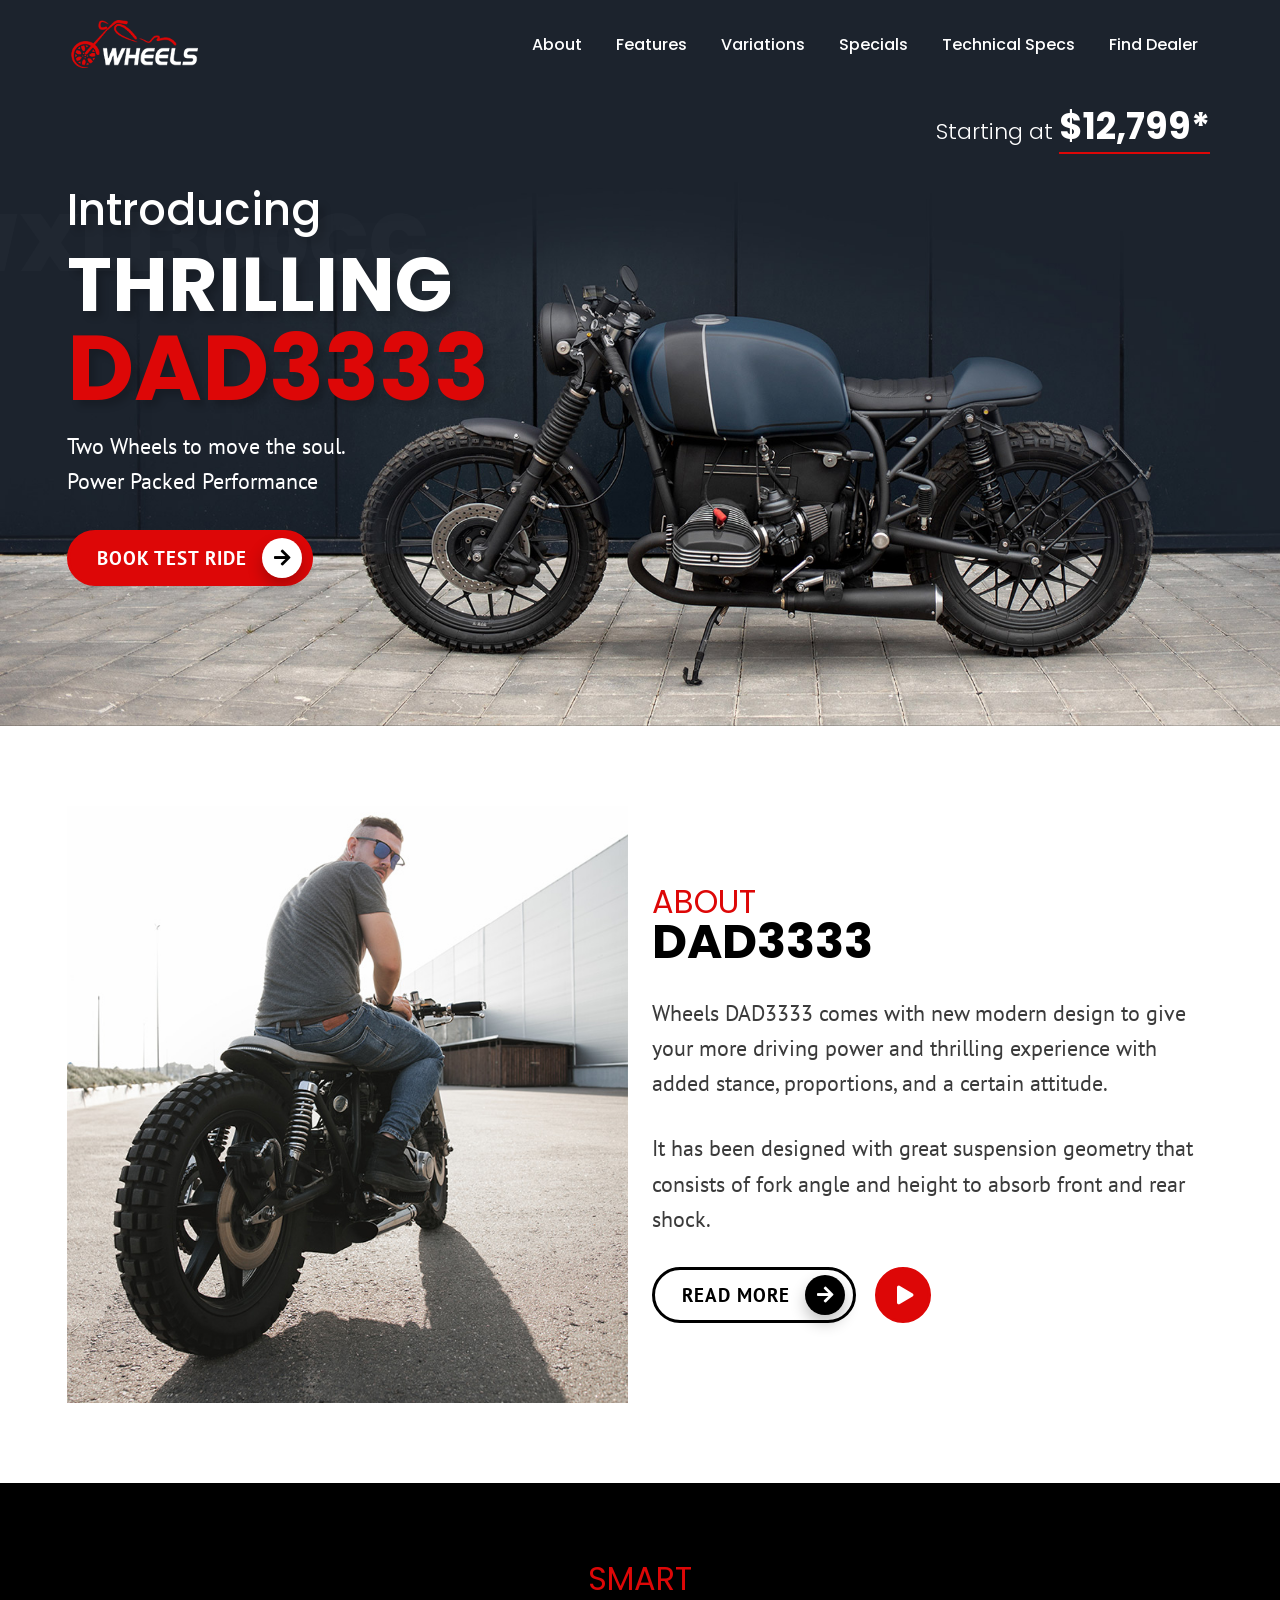
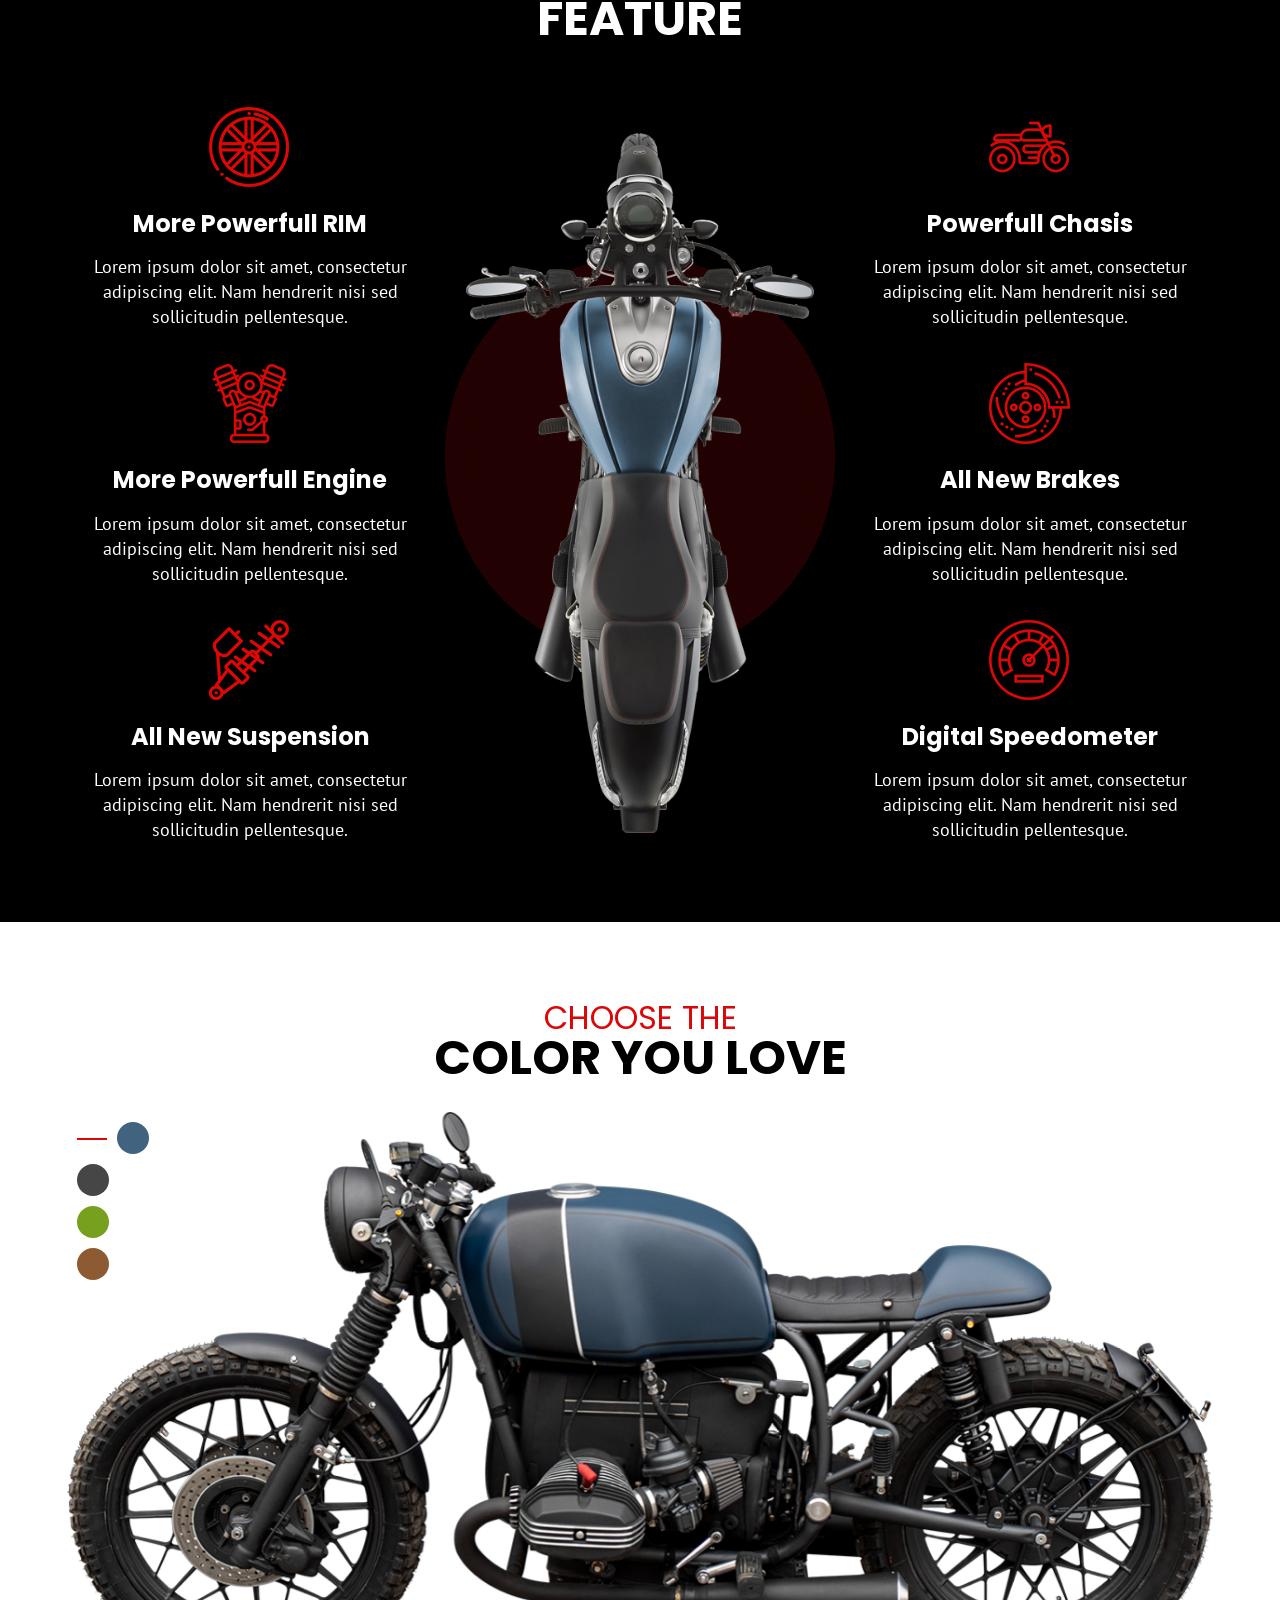
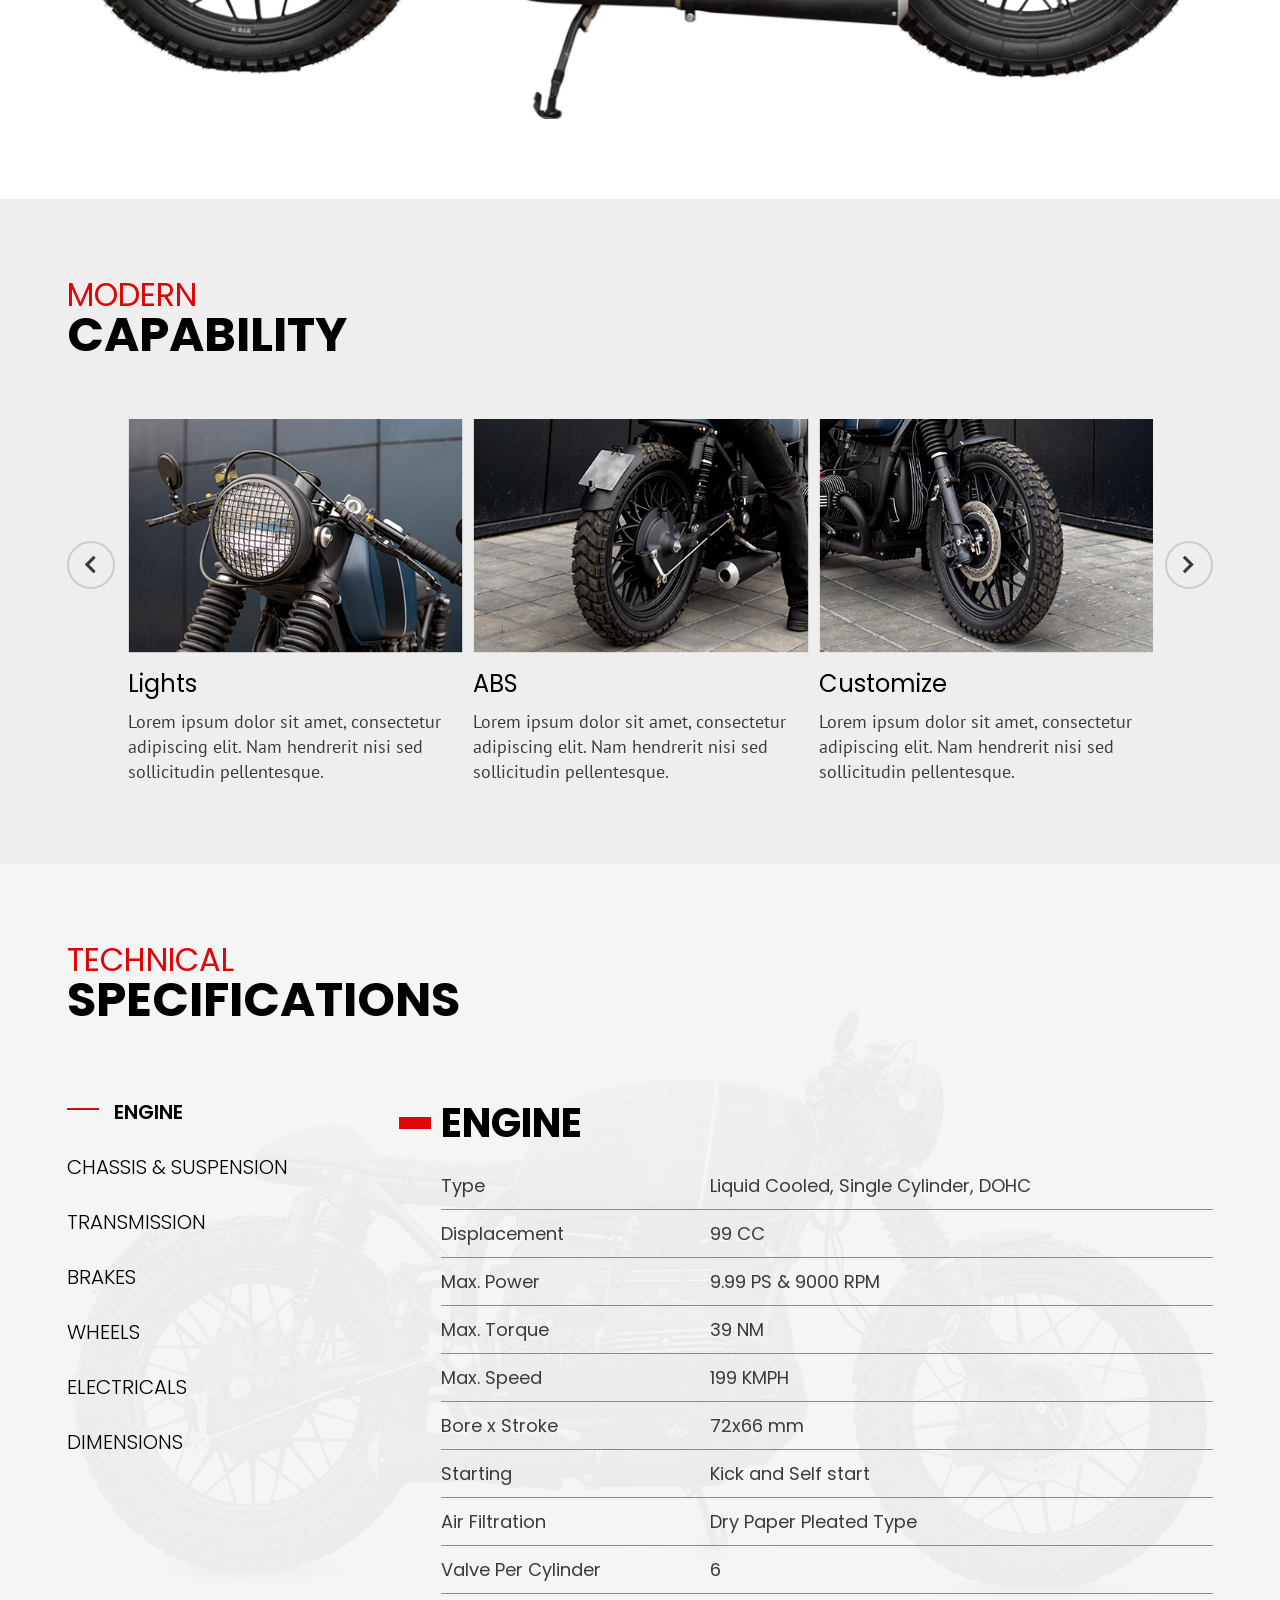
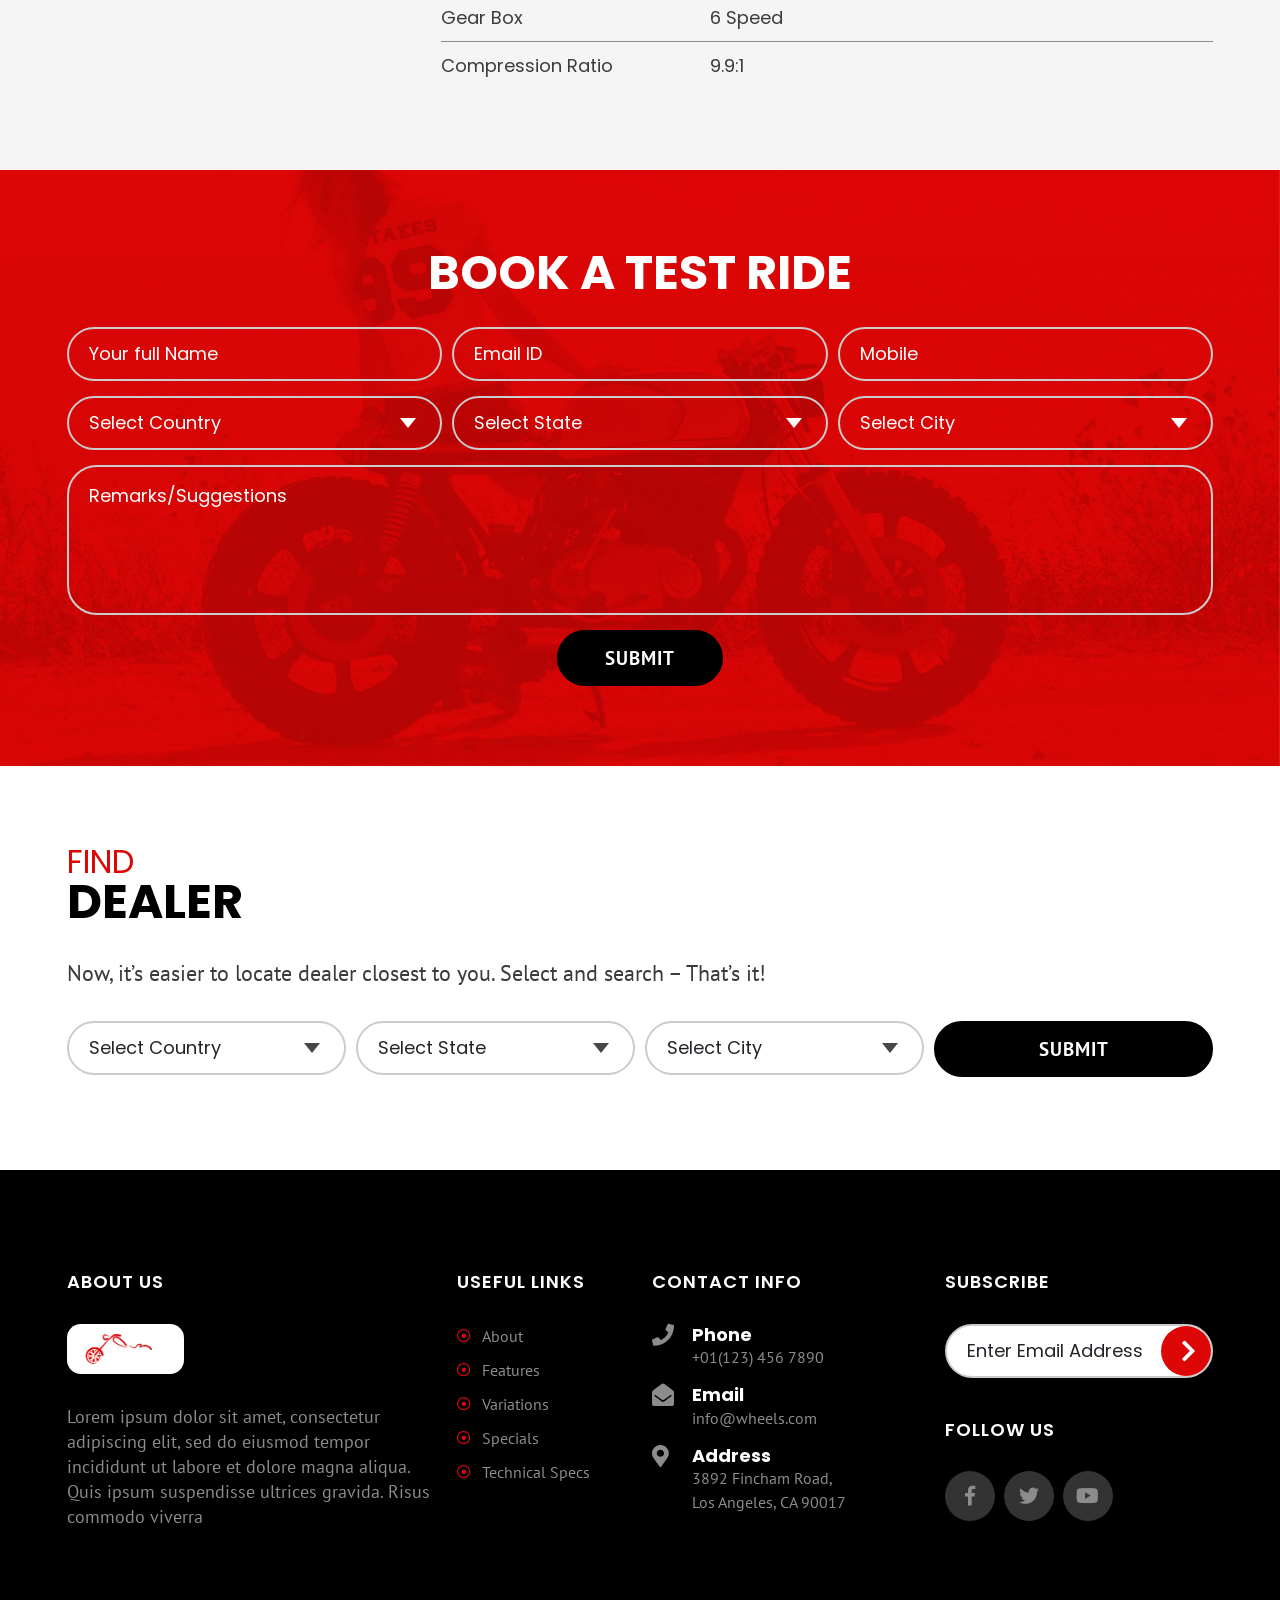
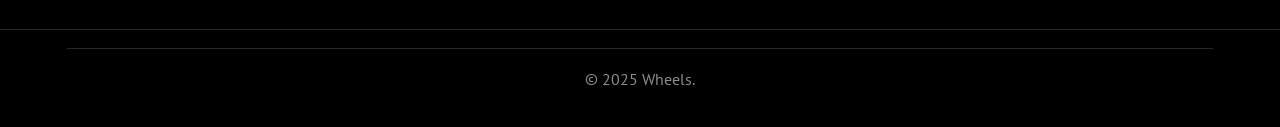
<file: wheels.stylox.design/website-theme-template-to-launch-bike-motorcycle-styloxdesign.html>
<!DOCTYPE html>
<html lang="en" xml:lang="en">    

<!-- Mirrored from wheels.stylox.design/website-theme-template-to-launch-bike-motorcycle-styloxdesign.html by HTTrack Website Copier/3.x [XR&CO'2014], Tue, 03 Mar 2026 09:23:27 GMT -->
<head>
    <!-- Basic -->    
    <meta charset="UTF-8">  
    <meta http-equiv="X-UA-Compatible" content="ie=edge">

    <title>Website theme template to launch bike motorcycle - StyloxDesign</title>

    <!-- Mobile Metas -->
    <meta name="viewport" content="width=device-width, initial-scale=1, minimum-scale=1.0, shrink-to-fit=no">
    
    <!-- favicon & bookmark -->
    <link rel="shortcut icon" href="images/gallery/22fa19ff13dc151410142bdea885073b-removebg-preview.png" type="image/png">
    <link rel="icon" href="images/gallery/22fa19ff13dc151410142bdea885073b-removebg-preview.png" type="image/png">

    <!-- Web Fonts  -->
    <link href="https://fonts.googleapis.com/css?family=PT+Sans:400,700&amp;display=swap" rel="stylesheet"> 
    <link href="https://fonts.googleapis.com/css?family=Poppins:300,400,500,600,700,800&amp;display=swap" rel="stylesheet"> 

    <!-- Vendor CSS -->
    <link rel="stylesheet" href="css/animate.css" type="text/css" />
    <link rel="stylesheet" href="css/fontawesome.min.css" type="text/css" />
    <link rel="stylesheet" href="css/bootstrap.min.css" type="text/css" />
    <link rel="stylesheet" href="css/bootstrap.min5.css" type="text/css" />
    <link rel="stylesheet" href="css/bootstrap5.css" type="text/css" />
    <link rel="stylesheet" href="css/owl.carousel.min.css" type="text/css" />
    <link rel="stylesheet" href="css/fancybox/jquery.fancybox.min.css" type="text/css" />
   
    <!-- Theme CSS -->
    <link rel="stylesheet" href="style.css" type="text/css" />
    <link rel="stylesheet" href="css/responsive.css" type="text/css" />

    <!--[if lt IE 9]><script src="https://cdnjs.cloudflare.com/ajax/libs/html5shiv/3.7.3/html5shiv.js"></script><![endif]-->
    <!--[if lt IE 9]><script src="js/respond.js"></script><![endif]-->
    
</head>
<body>
     <!-- Preloader start -->
    <div id="st-preloader">
        <div class="st-preloader-wave"><img src="images/st-loader.png" alt="preloader"></div>
    </div>
    <!-- preloader end -->

    <!--Main Wrapper Start-->
    <div class="wrapper" id="top">
        <!--Header Start -->
            <header class="main-header menu-absolute transparent light-header">
                <div class="container">
                    <div class="row">
                        <div class="col-sm-3 logo">
                            <a href="intro/index.html" title="Wheels Bicycle">
                                <img src="images/motorcycle-logo.png" alt="motorcycle" class="regular-logo">
                                <img src="images/motorcycle-dark-logo.png" alt="motorcycle" class="sticky-logo">
                            </a>
                            <div class="menu-icon">
                                <span class="top"></span>
                                <span class="middle"></span>
                                <span class="bottom"></span>
                            </div>
                        </div>
                        <div class="col-sm-9 menu-conainer">                        
                            <nav class="site-navigation">
                                <ul class="main-menu">
                                    <li><a href="#about">About</a></li>
                                    <li><a href="#feature">Features</a></li>
                                    <li><a href="#variation">Variations</a></li>
                                    <li><a href="#capability">Specials</a></li>
                                    <li><a href="#technical">Technical Specs</a></li>
                                    <li><a href="#dealer">Find Dealer</a></li>
                                </ul>
                                <ul class="header-social-media">
                                    <li><a href="#"><i class="fab fa-facebook-f"></i></a></li>
                                    <li><a href="#"><i class="fab fa-twitter"></i></a></li>
                                    <li><a href="#"><i class="fab fa-youtube"></i></a></li>
                                </ul>
                            </nav>
                        </div>
                    </div>
                </div>
            </header>
        <!--Header End-->
        
        <!-- Content Section Start -->   
            <div class="main-container">
                    <!-- Hero Section Start -->
                    <section id="home" class="hero-section light-text">
                        <div class="section-background">
                            <div class="background-wrapper">
                                <div class="background-inner" style="background-image: url('images/bg-5.jpg'); background-repeat: no-repeat;background-position: center center; background-size: cover; background-color:#1c232d; "></div>
                            </div>
                        </div>
                        <div class="container double-top-padding double-bottom-padding">
                            <div class="row">
                                <div class="col-md-6 banner-content pt-5">
                                    <h2 class="top-sub-heading">Introducing</h2>
                                    <h1 class="large-heading"><span>Thrilling</span> DAD3333</h1>
                                    <div class="text-block text-lead">
                                        <p>Two Wheels to move the soul. <br />Power Packed Performance</p>
                                    </div>
                                    <a class="btn btn-primary btn-accent has-icon" href="#book-ride"><span>Book test ride</span><i class="fas fa-arrow-right"></i></a>
                                </div>
                                <div class="placeholder-text">WXL1300cc</div>
                            </div>
                            <div class="pricing-text">Starting at <span>$12,799*</span></div>
                        </div>
                    </section>
                    <!-- Hero Section End -->

                    <!-- About Section Start -->
                    <section id="about" class="design-section">
                        <div class="container">
                            <div class="row align-items-center">
                                <div class="col-lg-6">
                                    <div class="img-wrapper">
                                        <img src="images/image-2.jpg" alt="">
                                    </div>
                                </div>
                                <div class="col-lg-6">
                                    <div class="heading-wrapper">
                                        <h2 class="large-heading text-uppercase"><span>About</span>DAD3333</h2>
                                    </div>
                                    <div class="text-block text-lead">
                                        <p>Wheels DAD3333 comes with new modern design to give your more driving power and thrilling experience with added stance, proportions, and a certain attitude.</p>
                                        <p>It has been designed with great suspension geometry that consists of fork angle and height to absorb front and rear shock.</p>
                                    </div>
                                    <div class="btn-wrapper">
                                        <a href="#" class="btn btn-primary has-icon"><span>Read More</span><i class="fas fa-arrow-right"></i></a>
                                        <a data-fancybox href="https://www.youtube.com/watch?v=xJQVfe6SR94" class="btn btn-primary btn-accent play-btn"><i class="fas fa-play"></i></a>
                                    </div>
                                </div>
                            </div>
                        </div>
                    </section>
                    <!-- About Section End -->

                    <!-- feature Section Start -->
                    <section id="feature" class="feature-section black-bg light-text">
                        <div class="container">
                            <div class="row">
                                <div class="col-md-12">
                                    <div class="heading-wrapper text-center">
                                        <h2 class="large-heading text-uppercase"><span>Smart</span>feature</h2>
                                    </div>
                                </div>
                                <div class="col-lg-4">
                                    <div class="features-box">
                                        <div class="feature-ico">
                                            <img src="images/rim-icon.png" alt="">
                                        </div>
                                        <h4>More Powerfull RIM</h4>
                                        <p>Lorem ipsum dolor sit amet, consectetur adipiscing elit. Nam hendrerit nisi sed sollicitudin pellentesque.</p>
                                    </div>
                                    <div class="features-box">
                                        <div class="feature-ico">
                                            <img src="images/engine-icon.png" alt="">
                                        </div>
                                        <h4>More Powerfull Engine</h4>
                                        <p>Lorem ipsum dolor sit amet, consectetur adipiscing elit. Nam hendrerit nisi sed sollicitudin pellentesque.</p>
                                    </div>
                                    <div class="features-box">
                                        <div class="feature-ico">
                                            <img src="images/shock-icon.png" alt="">
                                        </div>
                                        <h4>All New Suspension</h4>
                                        <p>Lorem ipsum dolor sit amet, consectetur adipiscing elit. Nam hendrerit nisi sed sollicitudin pellentesque.</p>
                                    </div>
                                </div>
                                <div class="col-lg-4">
                                    <div class="circle-animation wow fadeIn" data-wow-duration="1s" data-wow-delay="1s"></div>
                                    <div class="features-middle-img wow fadeInUpBig" data-wow-duration="2s">
                                        <img src="images/motorcycle-features-img.png" alt="">
                                    </div>
                                </div>
                                <div class="col-lg-4">
                                    <div class="features-box">
                                        <div class="feature-ico">
                                            <img src="images/chasis-icon.png" alt="">
                                        </div>
                                        <h4>Powerfull Chasis</h4>
                                        <p>Lorem ipsum dolor sit amet, consectetur adipiscing elit. Nam hendrerit nisi sed sollicitudin pellentesque.</p>
                                    </div>
                                    <div class="features-box">
                                        <div class="feature-ico">
                                            <img src="images/break-icon.png" alt="">
                                        </div>
                                        <h4>All New Brakes</h4>
                                        <p>Lorem ipsum dolor sit amet, consectetur adipiscing elit. Nam hendrerit nisi sed sollicitudin pellentesque.</p>
                                    </div>
                                    <div class="features-box">
                                        <div class="feature-ico">
                                            <img src="images/speedometer-icon.png" alt="">
                                        </div>
                                        <h4>Digital Speedometer</h4>
                                        <p>Lorem ipsum dolor sit amet, consectetur adipiscing elit. Nam hendrerit nisi sed sollicitudin pellentesque.</p>
                                    </div>
                                </div>
                            </div>
                        </div>
                    </section>
                    <!-- feature Section End -->

                    <!-- Variation Section Start -->
                    <section id="variation" class="variation-section">
                        <div class="container">
                            <div class="row">
                                <div class="col-md-12">
                                    <div class="heading-wrapper text-center">
                                        <h2 class="large-heading text-uppercase"><span>Choose The</span>Color You Love</h2>
                                    </div>
                                </div>
                                <div class="col-md-12">
                                    <div class="color-variation-slider owl-carousel m-top-30">
                                        <div class="item" data-color="navy">
                                            <img src="images/variation-bike-3.png" alt="">
                                        </div>
                                        <div class="item" data-color="black">
                                            <img src="images/variation-bike-1.png" alt="">
                                        </div>
                                        <div class="item" data-color="green">
                                            <img src="images/variation-bike-2.png" alt="">
                                        </div>
                                        <div class="item" data-color="brown">
                                            <img src="images/variation-bike-4.png" alt="">
                                        </div>
                                    </div>
                                </div>
                            </div>
                        </div>
                    </section>
                    <!-- Variation Section End -->

                    <!-- Capability Section Start -->
                    <section id="capability" class="capability-section light-gray-bg">
                        <div class="container">
                            <div class="row">
                                <div class="col-md-12">
                                    <div class="heading-wrapper">
                                        <h2 class="large-heading text-uppercase"><span>Modern</span>Capability</h2>
                                    </div>
                                </div>
                                <div class="col-md-12">
                                    <div class="capability-slider owl-carousel m-top-30">
                                        <div class="cap-item">
                                            <div class="cap-img">
                                                <img src="images/cap-img-1.png" alt="">
                                            </div>
                                            <div class="cap-details">
                                                <h4>Lights</h4>
                                                <p>Lorem ipsum dolor sit amet, consectetur adipiscing elit. Nam hendrerit nisi sed sollicitudin pellentesque.</p>
                                            </div>
                                        </div>
                                        <div class="cap-item">
                                            <div class="cap-img">
                                                <img src="images/cap-img-2.png" alt="">
                                            </div>
                                            <div class="cap-details">
                                                <h4>ABS</h4>
                                                <p>Lorem ipsum dolor sit amet, consectetur adipiscing elit. Nam hendrerit nisi sed sollicitudin pellentesque.</p>
                                            </div>
                                        </div>
                                        <div class="cap-item">
                                            <div class="cap-img">
                                                <img src="images/cap-img-3.png" alt="">
                                            </div>
                                            <div class="cap-details">
                                                <h4>Customize</h4>
                                                <p>Lorem ipsum dolor sit amet, consectetur adipiscing elit. Nam hendrerit nisi sed sollicitudin pellentesque.</p>
                                            </div>
                                        </div>
                                        <div class="cap-item">
                                            <div class="cap-img">
                                                <img src="images/cap-img-2.png" alt="">
                                            </div>
                                            <div class="cap-details">
                                                <h4>ABS</h4>
                                                <p>Lorem ipsum dolor sit amet, consectetur adipiscing elit. Nam hendrerit nisi sed sollicitudin pellentesque.</p>
                                            </div>
                                        </div>
                                        <div class="cap-item">
                                            <div class="cap-img">
                                                <img src="images/cap-img-3.png" alt="">
                                            </div>
                                            <div class="cap-details">
                                                <h4>Customize</h4>
                                                <p>Lorem ipsum dolor sit amet, consectetur adipiscing elit. Nam hendrerit nisi sed sollicitudin pellentesque.</p>
                                            </div>
                                        </div>
                                    </div>
                                </div>
                            </div>
                        </div>
                    </section>            
                    <!-- Capability Section End -->

                    <!-- Features Section Start -->
                    <section id="technical" class="specifications-section gray-bg">
                        <div class="section-background">
                            <div class="background-wrapper">
                                <div class="background-inner" style="background-image: url('images/bike-1.png'); background-repeat: no-repeat;background-position: center center; background-size:auto; opacity:0.04"></div>
                            </div>
                        </div>
                        <div class="container">
                            <div class="row">
                                <div class="col-md-12">
                                    <div class="heading-wrapper">
                                        <h2 class="large-heading text-uppercase"><span>Technical</span>Specifications</h2>
                                    </div>
                                </div>
                                <div class="col-md-12">
                                    <div class="tab-section vertical-tab m-top-30">
                                        <!-- Nav tabs -->
                                        <div class="select-filter">Engine</div>
                                        <ul class="nav nav-tabs text-uppercase" role="tablist">
                                            <li class="nav-item">
                                                <span class="nav-link active" id="engine-tab" data-toggle="tab" href="#engine" role="tab" aria-controls="engine" aria-selected="true">Engine</span>
                                            </li>                                            
                                            <li class="nav-item">
                                                <span class="nav-link" id="suspension-tab" data-toggle="tab" href="#suspension" role="tab" aria-controls="suspension" aria-selected="false">Chassis & Suspension</span>
                                            </li>
                                            <li class="nav-item">
                                                <span class="nav-link" id="transmission-tab" data-toggle="tab" href="#transmission" role="tab" aria-controls="transmission" aria-selected="false">Transmission </span>
                                            </li>
                                            <li class="nav-item">
                                                <span class="nav-link" id="brakes-tab" data-toggle="tab" href="#brakes" role="tab" aria-controls="brakes" aria-selected="false">Brakes<span>
                                            </li>
                                            <li class="nav-item">
                                                <span class="nav-link" id="wheels-tab" data-toggle="tab" href="#wheels" role="tab" aria-controls="wheels" aria-selected="false">Wheels</span>
                                            </li>
                                            <li class="nav-item">
                                                <span class="nav-link" id="electricals-tab" data-toggle="tab" href="#electricals" role="tab" aria-controls="electricals" aria-selected="false">Electricals</span>
                                            </li>
                                            <li class="nav-item">
                                                <span class="nav-link" id="dimensions-tab" data-toggle="tab" href="#dimensions" role="tab" aria-controls="dimensions" aria-selected="false">Dimensions</span>
                                            </li>
                                        </ul>
                                        <!-- Tab panes -->
                                        <div class="tab-content">
                                            <div class="tab-pane active" id="engine" role="tabpanel" aria-labelledby="engine-tab">
                                                <h3 class="tab-title">Engine</h3>
                                                <table class="specifications">
                                                    <tr><th scope="row">Type</th><td>Liquid Cooled, Single Cylinder, DOHC</td></tr>
                                                    <tr><th scope="row">Displacement</th><td>99 CC</td></tr>
                                                    <tr><th scope="row">Max. Power</th><td>9.99 PS & 9000 RPM</td></tr>
                                                    <tr><th scope="row">Max. Torque</th><td>39 NM</td></tr>
                                                    <tr><th scope="row">Max. Speed</th><td>199 KMPH</td></tr>
                                                    <tr><th scope="row">Bore x Stroke</th><td>72x66 mm</td></tr>
                                                    <tr><th scope="row">Starting</th><td>Kick and Self start</td></tr>
                                                    <tr><th scope="row">Air Filtration</th><td>Dry Paper Pleated Type</td></tr>
                                                    <tr><th scope="row">Valve Per Cylinder</th><td>6</td></tr>
                                                    <tr><th scope="row">Gear Box</th><td>6 Speed</td></tr>
                                                    <tr><th scope="row">Compression Ratio</th><td>9.9:1</td></tr>
                                                </table>
                                            </div>
                                            <div class="tab-pane" id="suspension" role="tabpanel" aria-labelledby="transmission-tab">
                                                <h3 class="tab-title">Chassis & Suspension</h3>
                                                <table class="specifications">
                                                    <tr><th scope="row">Chassis</th><td>Double Cradle</td></tr>
                                                    <tr><th scope="row">Body Type</th><td>Cruiser Bikes</td></tr>
                                                    <tr><th scope="row">Front Suspension</th><td>Telescopic Hydraulic Fork</td></tr>
                                                    <tr><th scope="row">Rear Suspension</th><td>Gas Canister - Twin shock hydraulic</td></tr>
                                                </table>
                                            </div>
                                            <div class="tab-pane" id="transmission" role="tabpanel" aria-labelledby="suspension-tab">
                                                <h3 class="tab-title">Transmission</h3>
                                                <table class="specifications">
                                                    <tr><th scope="row">Transmission</th><td>Auto & Manual</td></tr>
                                                    <tr><th scope="row">Stroke</th><td>65 mm</td></tr>
                                                </table>
                                            </div>
                                            <div class="tab-pane" id="brakes" role="tabpanel" aria-labelledby="brakes-tab">
                                                <h3 class="tab-title">Brakes</h3>
                                                <table class="specifications">
                                                    <tr><th scope="row">Front brake</th><td>Disc</td></tr>
                                                    <tr><th scope="row">Rear brake</th><td>Drum</td></tr>
                                                    <tr><th scope="row">Front Brake Diameter</th><td>300</td></tr>
                                                    <tr><th scope="row">Rear Brake Diameter</th><td>144</td></tr>
                                                </table>
                                            </div>
                                            <div class="tab-pane" id="wheels" role="tabpanel" aria-labelledby="wheels-tab">
                                                <h3 class="tab-title">Wheels & Tyre</h3>
                                                <table  class="specifications">
                                                    <tr><th scope="row">Wheels Type</th><td>Tubeless</td></tr>
                                                    <tr><th scope="row">Tyre Type</th><td>Spoke</td></tr>
                                                    <tr><th scope="row">Wheels Size</th><td>Front :- 18 inch Rear :-21 inch</td></tr>
                                                    <tr><th scope="row">Tyre Size</th><td>Front :- 90/90-18 | Rear :- 120/18-21</td></tr>
                                                </table>
                                            </div>
                                            <div class="tab-pane" id="electricals" role="tabpanel" aria-labelledby="electricals-tab">
                                                <h3 class="tab-title">Electricals</h3>
                                                <table class="specifications">
                                                    <tr><th scope="row">Headlight</th><td>White Halogen</td></tr>
                                                    <tr><th scope="row">Taillight</th><td>Bulb</td></tr>
                                                    <tr><th scope="row">Turn Signal Lamp</th><td>Bulb</td></tr>
                                                    <tr><th scope="row">Low Battery Indicator</th><td>Yes</td></tr>
                                                </table>
                                            </div>
                                            <div class="tab-pane" id="dimensions" role="tabpanel" aria-labelledby="dimensions-tab">
                                                <h3 class="tab-title">Dimensions & Capacity</h3>
                                                <table class="specifications">
                                                    <tr><th scope="row">Fuel Capacity</th><td>18 Ltr</td></tr>
                                                    <tr><th scope="row">Saddle Height</th><td>765 mm</td></tr>
                                                    <tr><th scope="row">Wheelbase</th><td>1368 mm</td></tr>
                                                    <tr><th scope="row">Kerb Weight</th><td>180 Kgs</td></tr>
                                                </table>
                                            </div>
                                        </div>
                                    </div>
                                </div>
                            </div>
                        </div>
                    </section>
                    <!-- Features Section End -->

                    <!-- book-ride Section Start -->
                    <section id="book-ride" class="bookride-section light-text">
                        <div class="section-background">
                            <div class="background-wrapper">
                                <div class="background-inner" style="background-image: url('images/bg-7.jpg'); background-repeat: no-repeat;background-position: center center; background-size:cover;"></div>
                            </div>
                        </div>
                        <div class="container">
                            <div class="row">
                                <div class="col-md-12">
                                    <div class="heading-wrapper text-center">
                                        <h2 class="large-heading text-uppercase">Book a Test Ride</h2>
                                    </div>
                                </div>
                                <div class="col-md-12">
                                    <form class="style-2 transparent-field">
                                        <div class="form-row">
                                            <div class="form-group col-lg-4 col-sm-6">
                                                <input type="text" name="full-name" class="form-control" placeholder="Your full Name" required="required">
                                            </div>
                                            <div class="form-group col-lg-4 col-sm-6">
                                                <input type="email" name="email" class="form-control" placeholder="Email ID" required="required">
                                            </div>
                                            <div class="form-group col-lg-4 col-sm-6">
                                                <input type="text" name="mobile" class="form-control" placeholder="Mobile" required="required">
                                            </div>
                                            <div class="form-group col-lg-4 col-sm-6">
                                                <select class="form-control" name="country">
                                                    <option value="">Select Country</option>
                                                    <option value="Country 1">Country 1</option>
                                                    <option value="Country 2">Country 2</option>
                                                    <option value="Country 3">Country 3</option>
                                                    <option value="Country 4">Country 4</option>
                                                    <option value="Country 5">Country 5</option>
                                                </select>
                                            </div>
                                            <div class="form-group col-lg-4 col-sm-6">
                                                <select class="form-control" name="state">
                                                    <option value="">Select State</option>
                                                    <option value="State 1">State 1</option>
                                                    <option value="State 2">State 2</option>
                                                    <option value="State 3">State 3</option>
                                                    <option value="State 4">State 4</option>
                                                    <option value="State 5">State 5</option>
                                                </select>
                                            </div>
                                            <div class="form-group col-lg-4 col-sm-6">
                                                <select class="form-control" name="city">
                                                    <option value="">Select City</option>
                                                    <option value="city 1">City 1</option>
                                                    <option value="city 2">City 2</option>
                                                    <option value="city 3">City 3</option>
                                                    <option value="city 4">City 4</option>
                                                    <option value="city 5">City 5</option>
                                                </select>
                                            </div>
                                            <div class="form-group col-md-12">
                                                <textarea placeholder="Remarks/Suggestions" class="form-control" name="comments"></textarea>
                                            </div>
                                            <div class="form-group col-md-12 text-center">
                                                <input type="submit" value="Submit">
                                            </div>
                                        </div>
                                    </form>
                                </div>
                            </div>
                        </div>
                    </section>
                    <!-- book-ride Section End -->

                    <!-- Find Dealer Section Start -->
                    <section id="dealer" class="dealer-section">
                        <div class="container">
                            <div class="row">
                                <div class="col-md-12">
                                    <div class="heading-wrapper">
                                        <h2 class="large-heading text-uppercase"><span>Find</span>Dealer</h2>
                                    </div>
                                    <div class="text-block text-lead">
                                        <p>Now, it’s easier to locate dealer closest to you. Select and search – That’s it!</p>
                                    </div>
                                </div>
                                <div class="col-md-12">
                                    <form>
                                        <div class="form-row">
                                            <div class="col-lg-3 col-sm-6">
                                                <select name="country" class="form-control">
                                                    <option value="">Select Country</option>
                                                    <option value="Country 1">Country 1</option>
                                                    <option value="Country 2">Country 2</option>
                                                    <option value="Country 3">Country 3</option>
                                                    <option value="Country 4">Country 4</option>
                                                    <option value="Country 5">Country 5</option>
                                                </select>
                                            </div>
                                            <div class="col-lg-3 col-sm-6">
                                                <select name="sate" class="form-control">
                                                    <option value="">Select State</option>
                                                    <option value="State 1">State 1</option>
                                                    <option value="State 2">State 2</option>
                                                    <option value="State 3">State 3</option>
                                                    <option value="State 4">State 4</option>
                                                    <option value="State 5">State 5</option>
                                                </select>
                                            </div>
                                            <div class="col-lg-3 col-sm-6">
                                                <select name="city" class="form-control">
                                                    <option value="">Select City</option>
                                                    <option value="city 1">City 1</option>
                                                    <option value="city 2">City 2</option>
                                                    <option value="city 3">City 3</option>
                                                    <option value="city 4">City 4</option>
                                                    <option value="city 5">City 5</option>
                                                </select>
                                            </div>
                                            <div class="col-lg-3 col-sm-6">
                                                <input type="submit" class="btn fw" value="Submit">
                                            </div>
                                        </div>
                                    </form>
                                </div>
                            </div>
                        </div>
                    </section>
                    <!-- Find Dealer Section End -->
            </div>
        <!-- Content Section End -->   

        <!--footer Start-->   
            <footer class="site-footer">
                <div class="footer-widget-area">
                    <div class="container">
                        <div class="row">
                            <div class="col-lg-4 col-md-6 col-sm-6">
                                <div class="widget">
                                    <div class="widget-heading">
                                        <h4 class="widget-title">About Us</h4>
                                    </div>
                                    <div class="widget-contet">
                                        <img src="images/motorcycle-logo.png" class="footer-logo" alt="">
                                        <p>Lorem ipsum dolor sit amet, consectetur adipiscing elit, sed do eiusmod tempor incididunt ut labore et dolore magna aliqua. Quis ipsum suspendisse ultrices gravida. Risus commodo viverra</p>
                                    </div>
                                </div>
                            </div>
                            <div class="col-lg-2 col-md-6 col-sm-6">
                                <div class="widget">
                                    <div class="widget-heading">
                                        <h4 class="widget-title">Useful Links</h4>
                                    </div>
                                    <div class="widget-contet footer-menu">
                                        <ul class="menu">
                                            <li><a href="#about">About</a></li>
                                            <li><a href="#feature">Features</a></li>
                                            <li><a href="#variation">Variations</a></li>
                                            <li><a href="#capability">Specials</a></li>
                                            <li><a href="#technical">Technical Specs</a></li>
                                        </ul>
                                    </div>
                                </div>
                            </div>
                            <div class="col-lg-3 col-md-6 col-sm-6">
                                <div class="widget">
                                    <div class="widget-heading">
                                        <h4 class="widget-title">Contact Info</h4>
                                    </div>
                                    <div class="widget-contet contact-info">
                                        <div class="widget-contact-info">
                                            <i class="fas fa-phone"></i>
                                            <h3>Phone</h3>
                                            <span><a href="%2b01(123)%20456%207890.html">+01(123) 456 7890</a></span>
                                        </div>
                                        <div class="widget-contact-info">
                                            <i class="fas fa-envelope-open"></i>
                                            <h3>Email</h3>
                                            <span><a href="mailtp:info@wheels.com">info@wheels.com</a></span>
                                        </div>
                                        <div class="widget-contact-info">
                                            <i class="fas fa-map-marker-alt"></i>
                                            <h3>Address</h3>
                                            <span>3892 Fincham Road, <br />Los Angeles, CA 90017</span>
                                        </div>
                                    </div>
                                </div>
                            </div>
                            <div class="col-lg-3 col-md-6 col-sm-6">
                                <div class="widget">
                                    <div class="widget-heading">
                                        <h4 class="widget-title">Subscribe</h4>
                                    </div>
                                    <div class="widget-contet">
                                        <div class="newsletter-box">
                                            <form method="post">
                                                <input type="email" name="email" placeholder="Enter Email Address" required="" autocomplete="off" class="form-control">
                                                <button type="submit" class="signup-btn">Sign Up</button>
                                            </form>
                                        </div>
                                    </div>
                                </div>
                                <div class="widget">
                                    <div class="widget-heading">
                                        <h4 class="widget-title">Follow Us</h4>
                                    </div>
                                    <div class="widget-contet">
                                        <div class="footer-social">
                                            <ul>
                                                <li><a href="#"><i class="fab fa-facebook-f"></i></a></li>
                                                <li><a href="#"><i class="fab fa-twitter"></i></a></li>
                                                <li><a href="#"><i class="fab fa-youtube"></i></a></li>
                                            </ul>
                                        </div>
                                    </div>
                                </div>
                            </div>
                        </div>
                    </div>
                </div>
                <div class="copyright text-center">
                    <div class="container">
                        <div class="copyright">© 2025 Wheels.</div>
                    </div>
                </div>
            </footer>
        <!--footer end-->   
    </div>
    <!--Main Wrapper End-->

    <!-- Vendor -->
    <script src="js/wow.min.js"></script>
    <script src="js/jquery.min.js"></script>        
    <script src="js/owl.carousel.min.js"></script> 
    <!-- Theme Base, Components and Settings -->
    <script src="js/theme.js"></script>
    <script src="js/jquery.min.latest.js"></script>   
    <script src="js/bootstrap.min.js"></script>
    <script src="js/cascading-select.js"></script>       
    <script src="js/onpagescroll.js"></script>
    <script src="js/fancybox/jquery.fancybox.min.js"></script>
    <!-- Theme Custom -->
    <script src="js/custom.js"></script>
</body>

<!-- Mirrored from wheels.stylox.design/website-theme-template-to-launch-bike-motorcycle-styloxdesign.html by HTTrack Website Copier/3.x [XR&CO'2014], Tue, 03 Mar 2026 09:23:31 GMT -->
</html>
</file>
<file: wheels.stylox.design/intro/css/twentytwenty.css>
.twentytwenty-horizontal .twentytwenty-handle:before, .twentytwenty-horizontal .twentytwenty-handle:after, .twentytwenty-vertical .twentytwenty-handle:before, .twentytwenty-vertical .twentytwenty-handle:after {
  content: " ";
  display: block;
  background: white;
  position: absolute;
  z-index: 30;
  -webkit-box-shadow: 0px 0px 12px rgba(51, 51, 51, 0.5);
  -moz-box-shadow: 0px 0px 12px rgba(51, 51, 51, 0.5);
  box-shadow: 0px 0px 12px rgba(51, 51, 51, 0.5); }

.twentytwenty-horizontal .twentytwenty-handle:before, .twentytwenty-horizontal .twentytwenty-handle:after {
  width: 3px;
  height: 9999px;
  left: 50%;
  margin-left: -1.5px; }

.twentytwenty-vertical .twentytwenty-handle:before, .twentytwenty-vertical .twentytwenty-handle:after {
  width: 9999px;
  height: 3px;
  top: 50%;
  margin-top: -1.5px; }

.twentytwenty-before-label, .twentytwenty-after-label, .twentytwenty-overlay {
  position: absolute;
  top: 0;
  width: 100%;
  height: 100%; }

.twentytwenty-before-label, .twentytwenty-after-label, .twentytwenty-overlay {
  -webkit-transition-duration: 0.5s;
  -moz-transition-duration: 0.5s;
  transition-duration: 0.5s; }

.twentytwenty-before-label, .twentytwenty-after-label {
  -webkit-transition-property: opacity;
  -moz-transition-property: opacity;
  transition-property: opacity; }

.twentytwenty-before-label:before, .twentytwenty-after-label:before {
  color: white;
  font-size: 13px;
  letter-spacing: 0.1em; }

.twentytwenty-before-label:before, .twentytwenty-after-label:before {
  position: absolute;
  background: rgba(255, 255, 255, 0.2);
  line-height: 38px;
  padding: 0 20px;
  -webkit-border-radius: 2px;
  -moz-border-radius: 2px;
  border-radius: 2px; }

.twentytwenty-horizontal .twentytwenty-before-label:before, .twentytwenty-horizontal .twentytwenty-after-label:before {
  top: 50%;
  margin-top: -19px; }

.twentytwenty-vertical .twentytwenty-before-label:before, .twentytwenty-vertical .twentytwenty-after-label:before {
  left: 50%;
  margin-left: -45px;
  text-align: center;
  width: 90px; }

.twentytwenty-left-arrow, .twentytwenty-right-arrow, .twentytwenty-up-arrow, .twentytwenty-down-arrow {
  width: 0;
  height: 0;
  border: 6px inset transparent;
  position: absolute; }

.twentytwenty-left-arrow, .twentytwenty-right-arrow {
  top: 50%;
  margin-top: -6px; }

.twentytwenty-up-arrow, .twentytwenty-down-arrow {
  left: 50%;
  margin-left: -6px; }

.twentytwenty-container {
  -webkit-box-sizing: content-box;
  -moz-box-sizing: content-box;
  box-sizing: content-box;
  z-index: 0;
  overflow: hidden;
  position: relative;
  -webkit-user-select: none;
  -moz-user-select: none;
  -ms-user-select: none; }
  .twentytwenty-container img {
    max-width: 100%;
    position: absolute;
    top: 0;
    display: block; }
  .twentytwenty-container.active .twentytwenty-overlay, .twentytwenty-container.active :hover.twentytwenty-overlay {
    background: rgba(0, 0, 0, 0); }
    .twentytwenty-container.active .twentytwenty-overlay .twentytwenty-before-label,
    .twentytwenty-container.active .twentytwenty-overlay .twentytwenty-after-label, .twentytwenty-container.active :hover.twentytwenty-overlay .twentytwenty-before-label,
    .twentytwenty-container.active :hover.twentytwenty-overlay .twentytwenty-after-label {
      opacity: 0; }
  .twentytwenty-container * {
    -webkit-box-sizing: content-box;
    -moz-box-sizing: content-box;
    box-sizing: content-box; }

.twentytwenty-before-label {
  opacity: 0; }
  .twentytwenty-before-label:before {
    content: attr(data-content); }

.twentytwenty-after-label {
  opacity: 0; }
  .twentytwenty-after-label:before {
    content: attr(data-content); }

.twentytwenty-horizontal .twentytwenty-before-label:before {
  left: 10px; }

.twentytwenty-horizontal .twentytwenty-after-label:before {
  right: 10px; }

.twentytwenty-vertical .twentytwenty-before-label:before {
  top: 10px; }

.twentytwenty-vertical .twentytwenty-after-label:before {
  bottom: 10px; }

.twentytwenty-overlay {
  -webkit-transition-property: background;
  -moz-transition-property: background;
  transition-property: background;
  background: rgba(0, 0, 0, 0);
  z-index: 25; }
  .twentytwenty-overlay:hover {
    background: rgba(0, 0, 0, 0.5); }
    .twentytwenty-overlay:hover .twentytwenty-after-label {
      opacity: 1; }
    .twentytwenty-overlay:hover .twentytwenty-before-label {
      opacity: 1; }

.twentytwenty-before {
  z-index: 20; }

.twentytwenty-after {
  z-index: 10; }

.twentytwenty-handle {
  height: 38px;
  width: 38px;
  position: absolute;
  left: 50%;
  top: 50%;
  margin-left: -22px;
  margin-top: -22px;
  border: 3px solid white;
  -webkit-border-radius: 1000px;
  -moz-border-radius: 1000px;
  border-radius: 1000px;
  -webkit-box-shadow: 0px 0px 12px rgba(51, 51, 51, 0.5);
  -moz-box-shadow: 0px 0px 12px rgba(51, 51, 51, 0.5);
  box-shadow: 0px 0px 12px rgba(51, 51, 51, 0.5);
  z-index: 40;
  cursor: pointer; }

.twentytwenty-horizontal .twentytwenty-handle:before {
  bottom: 50%;
  margin-bottom: 22px;
  -webkit-box-shadow: 0 3px 0 white, 0px 0px 12px rgba(51, 51, 51, 0.5);
  -moz-box-shadow: 0 3px 0 white, 0px 0px 12px rgba(51, 51, 51, 0.5);
  box-shadow: 0 3px 0 white, 0px 0px 12px rgba(51, 51, 51, 0.5); }
.twentytwenty-horizontal .twentytwenty-handle:after {
  top: 50%;
  margin-top: 22px;
  -webkit-box-shadow: 0 -3px 0 white, 0px 0px 12px rgba(51, 51, 51, 0.5);
  -moz-box-shadow: 0 -3px 0 white, 0px 0px 12px rgba(51, 51, 51, 0.5);
  box-shadow: 0 -3px 0 white, 0px 0px 12px rgba(51, 51, 51, 0.5); }

.twentytwenty-vertical .twentytwenty-handle:before {
  left: 50%;
  margin-left: 22px;
  -webkit-box-shadow: 3px 0 0 white, 0px 0px 12px rgba(51, 51, 51, 0.5);
  -moz-box-shadow: 3px 0 0 white, 0px 0px 12px rgba(51, 51, 51, 0.5);
  box-shadow: 3px 0 0 white, 0px 0px 12px rgba(51, 51, 51, 0.5); }
.twentytwenty-vertical .twentytwenty-handle:after {
  right: 50%;
  margin-right: 22px;
  -webkit-box-shadow: -3px 0 0 white, 0px 0px 12px rgba(51, 51, 51, 0.5);
  -moz-box-shadow: -3px 0 0 white, 0px 0px 12px rgba(51, 51, 51, 0.5);
  box-shadow: -3px 0 0 white, 0px 0px 12px rgba(51, 51, 51, 0.5); }

.twentytwenty-left-arrow {
  border-right: 6px solid white;
  left: 50%;
  margin-left: -17px; }

.twentytwenty-right-arrow {
  border-left: 6px solid white;
  right: 50%;
  margin-right: -17px; }

.twentytwenty-up-arrow {
  border-bottom: 6px solid white;
  top: 50%;
  margin-top: -17px; }

.twentytwenty-down-arrow {
  border-top: 6px solid white;
  bottom: 50%;
  margin-bottom: -17px; }
</file>
<file: wheels.stylox.design/intro/css/style.css>
/*--------------------------------------------------------------*
Author        : Sacred Themes.
Template Name : Wheels
Version       : 1.0
*-------------------------------------------------------------*
    
*--------------------------------------------------------------*/
:root {
  --main-color:#dd0707;
  --text-color:#3b3b3b;
  --heading-color:#000000;
  --light-gray:#eeeeee;
  --white-color:#ffffff;
  --dark-gray:#282828;
  --dark-gray-2:#8c8c8c;
  --black-color:#000000;
}

/*--------------------------------------------------------------*
Preloader
*--------------------------------------------------------------*/
#st-preloader {position: fixed; z-index: 999999; top: 0; right: 0; bottom: 0; left: 0; display: block; background: #fff;}
.st-preloader-wave {position: absolute; top: 50%; left: 50%; width:100px; height:100px; -webkit-transform:translate(-50%, -50%); transform:translate(-50%, -50%); background:var(--main-color); ; padding:10px; border-radius:50%;}
.st-preloader-wave img{-webkit-transform: translate3d(0, 0, 0); -webkit-transform-origin:40px 40px; -webkit-transform: translate3d(0, 0, 0); -webkit-animation: rotateicon 3s linear 0s infinite; animation: rotateicon 3s linear 0s infinite;}
.st-preloader-wave:before{position: absolute;display: inline-block; width:150px; height:150px; content: "";  -webkit-animation: preloader-wave 1.5s linear infinite;
            animation: preloader-wave 1.5s linear infinite; border-radius: 50%; background: var(--main-color); ; left: -25px; top: -25px;}

@-webkit-keyframes rotateicon {
	from {-webkit-transform: rotate(0deg); transform: rotate(0deg);}
	to {-webkit-transform: rotate(360deg); transform: rotate(360deg);}
}
@keyframes rotateicon {
	from {-webkit-transform: rotate(0deg); transform: rotate(0deg);}
	to {-webkit-transform: rotate(360deg); transform: rotate(360deg);}
}

@-webkit-keyframes preloader-wave {
    0% {-webkit-transform: scale(0, 0); transform: scale(0, 0); opacity: .5;}
    100% {-webkit-transform: scale(1, 1); transform: scale(1, 1); opacity: 0;}
}

@keyframes preloader-wave {
    0% {-webkit-transform: scale(0, 0);transform: scale(0, 0);opacity: .5; }
    100% {-webkit-transform: scale(1, 1); transform: scale(1, 1);opacity: 0;}
}
/*--------------------------------------------------------------*
 Basic
*--------------------------------------------------------------*/
html{margin:0; padding:0;  }
body {color:var(--text-color); font-family: 'PT Sans', sans-serif; font-size:16px; font-weight:400; line-height:1.5; -webkit-font-smoothing:antialiased; -moz-font-smoothing:antialiased; text-rendering:optimizeLegibility; overflow-x: hidden;}
a:active, a:focus {outline: none !important;}
a{text-decoration: none !important; color:var(--main-color); ; }
a:hover, a:focus {color: var(--text-color); ;}
a, .btn {-webkit-transition: all .3s;  transition: all .3s;}
a img, iframe {border: none;}
p {margin: 0 0 30px; /*color: var(--text-color);*/ line-height:1.5;}
p:last-child{margin-bottom:0; }
.text-lead, p.text-lead, .text-lead > *{font-size: 22px; line-height: 1.6;}
b, strong {font-weight: bold;}

.empty-15{display:table; margin:auto; clear:both; height:15px;}
.empty-30{display:table; margin:auto; clear:both; height:30px;}
.empty-45{ display:table; margin:auto; clear:both; height:45px; }

hr {margin-top: 0; margin-bottom: 0; border: 0; border-top: 1px solid var(--light-gray); ;}
pre {display: block; margin: 0 0 30px; padding: 9.5px; word-wrap: break-word; word-break: break-all; color: #333; border: 1px solid #ededed; border-radius: 0;  background-color: #f9f9f9; font-size: 13px;    line-height: 1.5;}
img{max-width:100%; vertical-align:top; outline:none;}
h1, h2, h3, h4, h5, h6, .h1, .h2, .h3, .h4, .h5, .h6 {margin: 0 0 15px 0; color: var(--heading-color); ; font-weight:700; line-height: 1.5; font-family: 'Poppins', sans-serif;}
.h1, h1{font-size:2.5rem; line-height:1.5;}
.h2, h2{font-size:2rem; line-height:1.5;}
.h3, h3{font-size:1.75rem; line-height:1.5;}
.h4, h4{font-size:1.5rem; line-height:1.4; }
.h5, h5{font-size: 1.25rem; line-height:1.5; }
.fw-100{font-weight:100 !important;}
.fw-300{font-weight:300 !important;}
.fw-400{font-weight:400 !important;}
.fw-600{font-weight:600 !important;}
.fw-700{font-weight:700 !important;}

.m-top-0, .m-top-10, .m-top-15, .m-top-20, .m-top-25, .m-top-30, .m-top-35, .m-top-40,.m-top-50, .m-top-80, .m-top-100, .m-bot-0, .m-bot-10, .m-bot-15, .m-bot-20, .m-bot-25, .m-bot-30, .m-bot-35, .m-bot-40,.m-bot-50,
.m-bot-80, .m-bot-100 { display: inline-block;}
.m-top-0{ margin-top: 0 !important;}
.m-top-5{ margin-top: 5px;}
.m-top-10{margin-top: 10px;}
.m-top-15{margin-top: 15px;}
.m-top-20 {margin-top: 20px;}
.m-top-25 { margin-top: 25px;}
.m-top-30 {margin-top: 30px;}
.m-top-35 {margin-top: 35px;}
.m-top-40 {margin-top: 40px;}
.m-top-50 {margin-top: 50px;}
.m-top-80 {margin-top: 80px;}
.m-top-100 {margin-top: 100px;}
/*margin bottom*/
.m-bot-0 {margin-bottom: 0 !important;}
.m-bot-10 {margin-bottom: 10px;}
.m-bot-15 {margin-bottom: 15px;}
.m-bot-20 {margin-bottom: 20px;}
.m-bot-25 {margin-bottom: 25px;}
.m-bot-30 {margin-bottom: 30px;}
.m-bot-35 {margin-bottom: 35px;}
.m-bot-40 {margin-bottom: 40px;}
.m-bot-50 {margin-bottom: 50px;}
.m-bot-80 {margin-bottom: 80px;}
.m-bot-100 {margin-bottom: 100px;}
.m-left-10 {margin-left: 20px;}
/*padding top*/
.p-top-0 {padding-top: 0 !important;}
.p-top-10 {padding-top: 10px;}
.p-top-15 {padding-top: 15px;}
.p-top-20 {padding-top: 20px;}
.p-top-25 {padding-top: 25px;}
.p-top-30 {padding-top: 30px;}
.p-top-35 {padding-top: 35px;}
.p-top-40 {padding-top: 40px;}
.p-top-50 {padding-top: 50px;}
.p-top-80 {padding-top: 80px;}
.p-top-100 {padding-top: 100px;}
.p-tb-10 {padding: 10px 0;}
.p-tb-20 {padding: 20px 0;}
.p-tb-30 {padding: 30px 0;}
.p-tb-50 {padding: 50px 0;}
.p-tb-100 {padding: 100px 0;}
.p-tb-150 {padding: 150px 0;}
.p-tb-200 {padding: 200px 0;}

.p-bot-0 {padding-bottom: 0 !important;}
.p-bot-100 {padding-bottom: 100px !important;}

.fw-300{font-weight:300;}
.fw-700{font-weight:700;}
.fw-600{font-weight:600;}

.half-top-padding {padding-top:15px;}
.half-bottom-padding {padding-bottom:15px;}
.single-top-padding {padding-top:30px;}
.single-bottom-padding {padding-bottom:30px;}
.double-top-padding {padding-top:60px;}
.double-bottom-padding {padding-bottom:60px;}
.half-block-padding{padding:15px;}
.single-block-padding{padding:30px;}
.double-block-padding{padding:60px;}


.container{max-width:1520px; width:100%;}
.small-container{max-width:1200px; width:100%; padding-right: 15px; padding-left: 15px; margin-right: auto; margin-left: auto;}
.container-fluid{padding-right:0px; padding-left:0px;}
.height-100{height:100vh; }
.height-100 > *{height:100%; }
.verticle-center .row{vertical-align:middle; align-items:center; height:100%; }

.btn, input[type="button"], input[type="submit"], button, .btn-primary{color:var(--white-color); height:56px; line-height:50px; border:3px solid var(--black-color); font-size:1.175rem; padding:0px 45px; text-align:center; text-transform:uppercase; -webkit-border-radius:30px; border-radius:30px; font-weight:700; letter-spacing:1px; transition:all 300ms ease-in-out; -webkit-box-shadow:none; box-shadow:none; background:var(--black-color); position: relative; cursor:pointer;  }
.fw{width:100%;}

.btn-primary{background:transparent; color:var(--black-color);}
.btn-primary.has-icon span {left: 0px; display: inline-block; -ms-transform: translateX(-18px);
-webkit-transform: translateX(-18px); transform: translateX(-18px); transition: opacity .45s cubic-bezier(0.25,1,0.33,1),transform .45s cubic-bezier(0.25,1,0.33,1); -webkit-transition: opacity .45s cubic-bezier(0.25,1,0.33,1),-webkit-transform .45s cubic-bezier(0.25,1,0.33,1); position: relative;}

.btn-primary.has-icon i{right: 14px; margin-top: 0; text-align: center; vertical-align: middle; border-radius: 50%;line-height:40px; height:40px; width:40px; -webkit-transition: all .45s cubic-bezier(0.25,1,0.33,1); transition: all .45s cubic-bezier(0.25,1,0.33,1); position: absolute; top: 50%;}
.btn-primary.has-icon i {-webkit-transform: translateY(-50%) translateX(6px); transform: translateY(-50%) translateX(6px); color: #fff; background-color: rgb(0, 0, 0);
box-shadow: rgba(0, 0, 0, 0.24) 0px 8px 15px;}


.btn:hover, input[type="button"]:hover, input[type="submit"]:hover, button:hover, .btn:focus, input[type="button"]:focus, input[type="submit"]:focus, button:focus{background:transparent; color:var(--black-color); border-color:var(--black-color); -webkit-box-shadow:none; box-shadow:none;}
.btn-primary:focus, .btn-primary:hover{background:var(--black-color); color:var(--white-color);}
.btn-primary.has-icon:hover i{background:var(--white-color); color:var(--black-color); }

.btn-transparent{background:rgba(0,0,0,0.8); color:var(--white-color);  }
.btn-square{border-radius:0 !important; }

.accent-color{border-color:var(--main-color);}
.accent-color:hover{background:var(--main-color); border-color:var(--main-color);}

.btn-primary.btn-inverse{background:var(--black-color); color:var(--white-color);}
.btn-primary.btn-inverse.has-icon i{background:var(--white-color); color:var(--black-color);}

.btn-primary.btn-inverse:hover{background:transparent; color:var(--black-color);}
.btn-primary.btn-inverse.has-icon:hover i{background:var(--black-color); color:var(--white-color); }

.btn-primary.btn-accent{background:var(--main-color); color:var(--white-color); border-color:var(--main-color);}
.btn-primary.btn-accent.has-icon i{background:var(--white-color); color:var(--black-color);}

.btn-primary.btn-accent:hover{background:transparent; color:var(--black-color);}
.btn-primary.btn-accent.has-icon:hover i{background:var(--main-color); color:var(--white-color); }




.scroll-to{position:absolute; bottom:30px; height:auto; right:calc((100% - 1490px) / 2);}
.scroll-to a{position:relative; display:block; color:var(--black-color); font-weight:bold;  }
.scroll-to i{background:#ffffff; height:36px; width:36px; -webkit-border-radius:50%; border-radius:50%; border:2px solid var(--main-color); line-height:32px; color:var(--main-color); text-align:center; animation: jumparrow 2s infinite;  }
.scroll-to span{-webkit-transform:rotate(90deg) translateY(0px)); transform:rotate(90deg) translateY(0px); display:block; text-transform:uppercase; text-align: center;
margin: 0 0 25px; line-height: 1; transform-origin: center top; }

button, select{-moz-appearance: none; -webkit-appearance: none;}
@-webkit-keyframes jumparrow {
  0% {
    -webkit-transform:translate(0, 0);
  }
  20% {
    -webkit-transform:translate(0px, 10px);
  }
  40% {
    -webkit-transform: translate(0, 0);
  }
}
@keyframes jumparrow {
  0% {
    transform: translate(0, 0);
  }
  20% {
    transform: translate(0px, 10px);
  }
  40% {
    transform: translate(0, 0);
  }
}

/*--------------------------------------------------------------*
 03. Body Content
*--------------------------------------------------------------*/
.main-container > section{position: relative; clear: both; border: 0; padding:80px 0px; }
.section-background{position: absolute; top: 0; bottom: 0; left: 0; right: 0; overflow: hidden; border-radius: inherit; background-clip: padding-box; -webkit-overflow-scrolling: touch;}
.section-background .background-wrapper{backface-visibility: hidden; position: absolute; left: 0px; top: 0px; width: 100%; height: 100%;overflow: hidden; border-radius: inherit; background-clip: padding-box;}
.section-background .background-wrapper .background-inner{position: absolute; top: 0; bottom: 0; left: 0; right: 0; background-attachment: scroll;}
.section-background .background-wrapper .overlay-bg{position:absolute;top: 0; bottom: 0; left: 0; right: 0; background-attachment: scroll; background-size:cover; background-position:center center;  }
.top-sub-heading{font-weight:500; font-size:3.125rem; -webkit-text-shadow: 6px 6px 7.83px rgba(0, 0, 0, 0.18);  text-shadow:6px 6px 7.83px rgba(0, 0, 0, 0.18); line-height:1;   }
h1.large-heading{font-size:6.75rem; color:var(--main-color); font-weight:bold; text-transform:uppercase; line-height:1; -webkit-text-shadow: 6px 6px 7.83px rgba(0, 0, 0, 0.18);  text-shadow:6px 6px 7.83px rgba(0, 0, 0, 0.18);}
h1.large-heading span{display:block; font-size:4.725rem; }
h2.large-heading{font-size:4.625rem; line-height:1; }
h2.large-heading span{display:block; font-size:2.225rem; color:var(--main-color); font-weight:400; }
.banner-content{padding-top:60px;}
.about-text{padding-left:120px; }
.about-text:before{background:var(--main-color); position:absolute; left:90px; top:0; bottom:0; width:2px; content:""; display:block; }
.text-block{margin-bottom:30px; }
.offset-y-50{-wenkit-transform:translateY(50px); transform:translateY(50px); }
.offset-y-100{-wenkit-transform:translateY(100px); transform:translateY(100px); }
.heading-wrapper{margin-bottom:30px; }
.light-text, .light-text *{color:#ffffff; }

.site-footer{background:var(--black-color); padding:18px 0px;  }
.site-footer a{color:var(--main-color); }


.before-after-car-container{margin:50px 0px 0px; }
.before-after-car-container .twentytwenty-overlay{display:none; }
.twentytwenty-horizontal  .before-after-car-container .twentytwenty-handle::after, .twentytwenty-horizontal .before-after-car-container .twentytwenty-handle::before{background:var(--black-color); box-shadow: none;}
.twentytwenty-horizontal .twentytwenty-handle::before, .twentytwenty-horizontal .twentytwenty-handle::after{width:0; }
.before-after-car-container .twentytwenty-handle{border-color:var(--black-color); background: #fff;}
.twentytwenty-left-arrow{border-right:6px solid var(--main-color);}
.twentytwenty-right-arrow{border-left:6px solid var(--main-color);}

.banafits-section{border-top:2px solid #eeeeee !important;}
.icon-box{padding:80px 15px; }
.icon-box.align-center{text-align:center;}
.icon-box.icon-top .icon{display:table; width:100%; margin-bottom:15px;   }
.banafits-section .row > div{border-right:2px solid #eeeeee;}
.banafits-section .row > div:first-child{border-left:2px solid #eeeeee;}
.features-section{background:#efefef; }
.features-section .icon-box{background:#e3e3e3; border-radius:20px; padding:50px 30px; margin:15px 0px; -webkit-transition:all 400ms; transition:all 400ms;    }
.features-section .icon-box:hover{box-shadow: 6px 7px 15.2px 0.8px rgba(0, 0, 0, 0.19); -webkit-box-shadow: 6px 7px 15.2px 0.8px rgba(0, 0, 0, 0.19);}
.features-section .icon-box.icon-top .icon{background:#ffffff; border-radius:50%; padding:21px; width:110px; height:110px; display:inline-block; line-height:110px }

.layout-box{margin:30px 0px; }
.layout-img{position:relative;}
.layout-img img{position: relative; transform:}



.purchase-section{background:var(--main-color); }

.roadmap{position:absolute; bottom:0; left:0; right:0; height:170px; background:url("../images/road-img.png") repeat-x scroll 0px 0px; background-size: auto 185px;}
.roadmap .left-right > div, .roadmap .right-left > div{position:absolute; left:0; bottom:30px; width:100%;    }
.roadmap .left-right > div img, .roadmap .right-left > div img{max-height:50px;}

.roadmap .bike-logo{ left:auto; right:0px; top:28px; bottom:auto; transform: translateX(100%); -webkit-animation: mymove 15s 1s infinite linear; /* Safari 4.0 - 8.0 */
  animation: mymove 15s 1s infinite linear; } 
.roadmap .left-right > div{transform: translateX(-10%);}

@-webkit-keyframes mymove {
  from {transform: translateX(100%);}
  to {transform: translateX(-10%);}
}

@keyframes mymove {
   from {transform: translateX(100%);}
   to {transform: translateX(-10%);}
}

.roadmap .car-logo.move_active{-webkit-animation: carmove 15s 1s infinite linear; /* Safari 4.0 - 8.0 */   animation: carmove 15s 1s infinite linear; }
.roadmap .bus-logo.move_active{-webkit-animation: carmove 15s 1s infinite linear; /* Safari 4.0 - 8.0 */   animation: carmove 15s 1s infinite linear; }
.roadmap .bicycle-logo.move_active{-webkit-animation: carmove 15s 1s infinite linear; /* Safari 4.0 - 8.0 */   animation: carmove 15s 1s infinite linear; }
.roadmap .ebike-logo.move_active{-webkit-animation: carmove 15s 1s infinite linear; /* Safari 4.0 - 8.0 */   animation: carmove 15s 1s infinite linear; }

@-webkit-keyframes carmove {
   from {transform: translateX(-10%);}
   to {transform: translateX(100%);}
}

@keyframes carmove {
   from {transform: translateX(-10%);}
   to {transform: translateX(100%);}
}
.new-tag{
  position: absolute;
  top: 0;
  left: 0;
  margin-left: 50px;
  height: 80px;
  width: 80px;
}
</file>
<file: wheels.stylox.design/intro/css/responsive.css>
@media only screen and (max-width: 1639px) {
	.container {max-width: 1366px; width: 100%;}
	h1.large-heading {font-size: 5.75rem;}
	h1.large-heading span{font-size: 4.725rem;}
	.top-sub-heading {font-size: 2.725rem;}
	.scroll-to{right: calc((100% - 1335px) / 2);}
	.placeholder-text{font-size: 5rem;}
	.roadmap .left-right > div{transform: translateX(-12%);}
}
@media only screen and (max-width: 1400px) {
	.main-container > section{padding:50px 0px;}
	.container {max-width: 1280px; width: 100%;}
	.scroll-to{right: calc((100% - 1250px) / 2);}
	h2.large-heading{font-size: 4rem;}
	h2.large-heading span{font-size: 2rem;}
	.roadmap .left-right > div{transform: translateX(-15%);}
	#home .image-wrapper img{max-width:420px;}
}
@media only screen and (max-width: 1365px) {
	.container { max-width: 1170px; width: 100%;}
	.scroll-to{right: calc((100% - 1140px) / 2);}
	.small-container{max-width: 1170px;}
	#home .image-wrapper img{max-width:360px;}
}

@media only screen and (max-width: 1023px) {
	.roadmap .left-right > div{transform: translateX(-20%);}
}

@media only screen and (max-width:767px) {
	.banafits-section{border:none !important;}
	.banafits-section .row > div{border:none; border-top:2px solid #eeeeee; }
	.hero-section .heading-wrapper h2{font-size:1.5rem; line-height:1.2;  }
	h1,.h1{line-height:1.2 }
	h2,.h2{line-height:1.2}
	h3,.h3{line-height:1.2}
	#home .image-wrapper img{max-width: 270px;}
	#home h1{margin-bottom:0px;  }
	.roadmap{height:100px; background-size: auto 110px; }
	.roadmap .right-left > div img{max-height: 36px;}
	.roadmap .left-right > div img{max-height: 30px;}
	.roadmap .bike-logo{top: 11px;}
	.roadmap .left-right > div{bottom:12px; top: auto;}
	.roadmap .bike-logo{-webkit-animation: mymove 10s 3s infinite linear; /* Safari 4.0 - 8.0 */   animation: mymove 10s 3s infinite linear;}
	.roadmap .car-logo.move_active, .roadmap .bus-logo.move_active, .roadmap .bicycle-logo.move_active{-webkit-animation: carmove 10s 1s infinite linear; /* Safari 4.0 - 8.0 */   animation: carmove 10s 1s infinite linear; }
	.roadmap .left-right > div{transform: translateX(-40%);}
	.double-top-padding{padding-top:30px;}
	.double-bottom-padding{padding-bottom:30px;}
	.height-100{height:calc(100vh - 56px); }
}

@media only screen and (max-height:400px) {
	.roadmap{display:none; }

}
</file>
<file: wheels.stylox.design/style.css>
/*--------------------------------------------------------------*
Author        : Sacred Themes.
Template Name : Wheels
Version       : 1.3
*-------------------------------------------------------------*
Table of Contents
	 Preloader
	 Basic	
	 Header
	 Body Content
	 Features section
	 Form Section
	 Find Dealer
	 Testimonial Slider
   Horizontal Tab
	 Vertical Tab
	 Features Pointing
	 Variation Slider
	 Before/After Car
	 Gallery
	 Footer
		
 
  
 *--------------------------------------------------------------*/
:root {
  --main-color:#dd0707;
  --text-color:#3b3b3b;
  --heading-color:#000000;
  --light-gray:#eeeeee;
  --white-color:#ffffff;
  --dark-gray:#282828;
  --dark-gray-2:#8c8c8c;
  --black-color:#000000;
}

/*--------------------------------------------------------------*
  Preloader
*--------------------------------------------------------------*/
#st-preloader {position: fixed; z-index: 999999; top: 0; right: 0; bottom: 0; left: 0; display: block; background: #fff;}
.st-preloader-wave {position: absolute; top: 50%; left: 50%; width:100px; height:100px; -webkit-transform:translate(-50%, -50%); transform:translate(-50%, -50%); background:var(--main-color); ; padding:10px; border-radius:50%;}
.st-preloader-wave img{-webkit-transform: translate3d(0, 0, 0); -webkit-transform-origin:40px 40px; -webkit-transform: translate3d(0, 0, 0); -webkit-animation: rotateicon 3s linear 0s infinite; animation: rotateicon 3s linear 0s infinite;}
.st-preloader-wave:before{position: absolute;display: inline-block; width:150px; height:150px; content: "";  -webkit-animation: preloader-wave 1.5s linear infinite;
            animation: preloader-wave 1.5s linear infinite; border-radius: 50%; background: var(--main-color); ; left: -25px; top: -25px;}

@-webkit-keyframes rotateicon {
	from {-webkit-transform: rotate(0deg); transform: rotate(0deg);}
	to {-webkit-transform: rotate(360deg); transform: rotate(360deg);}
}
@keyframes rotateicon {
	from {-webkit-transform: rotate(0deg); transform: rotate(0deg);}
	to {-webkit-transform: rotate(360deg); transform: rotate(360deg);}
}

@-webkit-keyframes preloader-wave {
    0% {-webkit-transform: scale(0, 0); transform: scale(0, 0); opacity: .5;}
    100% {-webkit-transform: scale(1, 1); transform: scale(1, 1); opacity: 0;}
}

@keyframes preloader-wave {
    0% {-webkit-transform: scale(0, 0);transform: scale(0, 0);opacity: .5; }
    100% {-webkit-transform: scale(1, 1); transform: scale(1, 1);opacity: 0;}
}
/*--------------------------------------------------------------*
  Basic
*--------------------------------------------------------------*/
html{margin:0; padding:0;  }
body {color:var(--text-color); font-family: 'PT Sans', sans-serif; font-size:16px; font-weight:400; line-height:1.5; -webkit-font-smoothing:antialiased; -moz-font-smoothing:antialiased; text-rendering:optimizeLegibility; overflow-x: hidden;}
a:active, a:focus {outline: none !important;}
a{text-decoration: none !important; color:var(--main-color); ; }
a:hover, a:focus {color: var(--text-color); ;}
a, .btn {-webkit-transition: all .3s;  transition: all .3s;}
a img, iframe {border: none;}
p {margin: 0 0 30px; line-height:25px; font-size: 18px;}
p:last-child{margin-bottom:0; }
.text-lead, p.text-lead, .text-lead > *{font-size: 22px; line-height: 1.6;}
b, strong {font-weight: bold;}

.empty-15{display:table; margin:auto; clear:both; height:15px;}
.empty-30{display:table; margin:auto; clear:both; height:30px;}
.empty-45{ display:table; margin:auto; clear:both; height:45px; }

hr {margin-top: 0; margin-bottom: 0; border: 0; border-top: 1px solid var(--light-gray); ;}
pre {display: block; margin: 0 0 30px; padding: 9.5px; word-wrap: break-word; word-break: break-all; color: #333; border: 1px solid #ededed; border-radius: 0;  background-color: #f9f9f9; font-size: 13px;    line-height: 1.5;}
img{max-width:100%; vertical-align:top; outline:none;}
h1, h2, h3, h4, h5, h6, .h1, .h2, .h3, .h4, .h5, .h6 {margin: 0 0 15px 0; color: var(--heading-color); ; font-weight:700; line-height: 1.5; font-family: 'Poppins', sans-serif;}
.h1, h1{font-size:2.5rem; line-height:1.2;}
.h2, h2{font-size:2rem; line-height:1.2;}
.h3, h3{font-size:1.75rem; line-height:1.2;}
.h4, h4{font-size:1.5rem; line-height:1.3; }
.h5, h5{font-size: 1.25rem; line-height:1.5; }
.fw-100{font-weight:100 !important;}
.fw-300{font-weight:300 !important;}
.fw-400{font-weight:400 !important;}
.fw-600{font-weight:600 !important;}
.fw-700{font-weight:700 !important;}

.m-top-0, .m-top-10, .m-top-15, .m-top-20, .m-top-25, .m-top-30, .m-top-35, .m-top-40,.m-top-50, .m-top-80, .m-top-100, .m-bot-0, .m-bot-10, .m-bot-15, .m-bot-20, .m-bot-25, .m-bot-30, .m-bot-35, .m-bot-40,.m-bot-50,
.m-bot-80, .m-bot-100 { display:block;}
.m-top-0{ margin-top: 0 !important;}
.m-top-5{ margin-top: 5px;}
.m-top-10{margin-top: 10px;}
.m-top-15{margin-top: 15px;}
.m-top-20 {margin-top: 20px;}
.m-top-25 { margin-top: 25px;}
.m-top-30 {margin-top: 30px;}
.m-top-35 {margin-top: 35px;}
.m-top-40 {margin-top: 40px;}
.m-top-50 {margin-top: 50px;}
.m-top-80 {margin-top: 80px;}
.m-top-100 {margin-top: 100px;}
/*margin bottom*/
.m-bot-0 {margin-bottom: 0 !important;}
.m-bot-10 {margin-bottom: 10px;}
.m-bot-15 {margin-bottom: 15px;}
.m-bot-20 {margin-bottom: 20px;}
.m-bot-25 {margin-bottom: 25px;}
.m-bot-30 {margin-bottom: 30px;}
.m-bot-35 {margin-bottom: 35px;}
.m-bot-40 {margin-bottom: 40px;}
.m-bot-50 {margin-bottom: 50px;}
.m-bot-80 {margin-bottom: 80px;}
.m-bot-100 {margin-bottom: 100px;}
.m-left-10 {margin-left: 20px;}
/*padding top*/
.p-top-0 {padding-top: 0 !important;}
.p-top-10 {padding-top: 10px;}
.p-top-15 {padding-top: 15px;}
.p-top-20 {padding-top: 20px;}
.p-top-25 {padding-top: 25px;}
.p-top-30 {padding-top: 30px;}
.p-top-35 {padding-top: 35px;}
.p-top-40 {padding-top: 40px;}
.p-top-50 {padding-top: 50px;}
.p-top-80 {padding-top: 80px;}
.p-top-100 {padding-top: 100px;}
.p-tb-10 {padding: 10px 0;}
.p-tb-20 {padding: 20px 0;}
.p-tb-30 {padding: 30px 0;}
.p-tb-50 {padding: 50px 0;}
.p-tb-100 {padding: 100px 0;}
.p-tb-150 {padding: 150px 0;}
.p-tb-200 {padding: 200px 0;}

.p-bot-0 {padding-bottom: 0 !important;}
.p-bot-100 {padding-bottom: 100px !important;}

.fw-300{font-weight:300;}
.fw-700{font-weight:700;}
.fw-600{font-weight:600;}

.half-top-padding {padding-top:15px;}
.half-bottom-padding {padding-bottom:15px;}
.single-top-padding {padding-top:30px;}
.single-bottom-padding {padding-bottom:30px;}
.double-top-padding {padding-top:60px;}
.double-bottom-padding {padding-bottom:60px;}
.half-block-padding{padding:15px;}
.single-block-padding{padding:30px;}
.double-block-padding{padding:60px;}


.container{max-width:1520px; width:100%;}
.small-container{max-width:1200px; width:100%; padding-right: 15px; padding-left: 15px; margin-right: auto; margin-left: auto;}
.container-fluid{padding-right:0px; padding-left:0px;}
.height-100{height:100vh; }
.height-100 > *{height:100%; }
.verticle-center .row{vertical-align:middle; align-items:center; height:100%; }
.desktop-hidden{display:none !important; }
.btn, input[type="button"], input[type="submit"], button, .btn-primary{color:var(--white-color); height:56px; line-height:50px; border:3px solid var(--black-color); font-size:1.175rem; padding:0px 45px; text-align:center; text-transform:uppercase; -webkit-border-radius:30px; border-radius:30px; font-weight:700; letter-spacing:1px; transition:all 300ms ease-in-out; -webkit-box-shadow:none; box-shadow:none; background:var(--black-color); position: relative; cursor:pointer;  }
.fw{width:100%;}

.btn-primary{background:transparent; color:var(--black-color);}
.btn-primary.has-icon span {left: 0px; display: inline-block; -ms-transform: translateX(-18px);
-webkit-transform: translateX(-18px); transform: translateX(-18px); transition: opacity .45s cubic-bezier(0.25,1,0.33,1),transform .45s cubic-bezier(0.25,1,0.33,1); -webkit-transition: opacity .45s cubic-bezier(0.25,1,0.33,1),-webkit-transform .45s cubic-bezier(0.25,1,0.33,1); position: relative;}

.btn-primary.has-icon i{right: 14px; margin-top: 0; text-align: center; vertical-align: middle; border-radius: 50%;line-height:40px; height:40px; width:40px; -webkit-transition: all .45s cubic-bezier(0.25,1,0.33,1); transition: all .45s cubic-bezier(0.25,1,0.33,1); position: absolute; top: 50%;}
.btn-primary.has-icon i {-webkit-transform: translateY(-50%) translateX(6px); transform: translateY(-50%) translateX(6px); color: #fff; background-color: rgb(0, 0, 0);
box-shadow: rgba(0, 0, 0, 0.24) 0px 8px 15px;}


.btn:hover, input[type="button"]:hover, input[type="submit"]:hover, button:hover, .btn:focus, input[type="button"]:focus, input[type="submit"]:focus, button:focus{background:transparent; color:var(--black-color); border-color:var(--black-color); -webkit-box-shadow:none; box-shadow:none;}
.btn-primary:focus, .btn-primary:hover{background:var(--black-color); color:var(--white-color);}
.btn-primary.has-icon:hover i{background:var(--white-color); color:var(--black-color); }

.btn-transparent{background:rgba(0,0,0,0.8); color:var(--white-color);  }
.btn-square{border-radius:0 !important; }

.accent-color{border-color:var(--main-color);}
.accent-color:hover{background:var(--main-color); border-color:var(--main-color);}

.btn-primary.btn-inverse{background:var(--black-color); color:var(--white-color);}
.btn-primary.btn-inverse.has-icon i{background:var(--white-color); color:var(--black-color);}

.btn-primary.btn-inverse:hover{background:transparent; color:var(--black-color);}
.btn-primary.btn-inverse.has-icon:hover i{background:var(--black-color); color:var(--white-color); }

.btn-primary.btn-accent{background:var(--main-color); color:var(--white-color); border-color:var(--main-color);}
.btn-primary.btn-accent.has-icon i{background:var(--white-color); color:var(--black-color);}

.btn-primary.btn-accent:hover{background:transparent; color:var(--black-color);}
.btn-primary.btn-accent.has-icon:hover i{background:var(--main-color); color:var(--white-color); }


.btn-primary.has-icon i.fa-play{font-size:16px; }
.btn-primary.has-icon i.fa-play:before{margin-left:3px; }
.btn-primary.play-btn{width:56px; padding:0 0 0 5px; }
.btn-wrapper .btn + .btn {margin-left:15px;}

.scroll-to{position:absolute; bottom:30px; height:auto; right:calc((100% - 1490px) / 2);}
.scroll-to a{position:relative; display:block; color:var(--black-color); font-weight:bold;  }
.scroll-to i{background:#ffffff; height:36px; width:36px; -webkit-border-radius:50%; border-radius:50%; border:2px solid var(--main-color); line-height:32px; color:var(--main-color); text-align:center; animation: jumparrow 2s infinite;  }
.scroll-to span{-webkit-transform:rotate(90deg) translateY(0px)); transform:rotate(90deg) translateY(0px); display:block; text-transform:uppercase; text-align: center;
margin: 0 0 25px; line-height: 1; transform-origin: center top; }

button, select{-moz-appearance: none; -webkit-appearance: none;}
@-webkit-keyframes jumparrow {
  0% {
    -webkit-transform:translate(0, 0);
  }
  20% {
    -webkit-transform:translate(0px, 10px);
  }
  40% {
    -webkit-transform: translate(0, 0);
  }
}
@keyframes jumparrow {
  0% {
    transform: translate(0, 0);
  }
  20% {
    transform: translate(0px, 10px);
  }
  40% {
    transform: translate(0, 0);
  }
}
/*--------------------------------------------------------------*
  Header
*--------------------------------------------------------------*/
header{background:rgba(255,255,255,0.3); -webkit-box-shadow:2px 2px 7.92px 0.08px rgba(0, 0, 0, 0.65); box-shadow:2px 2px 7.92px 0.08px rgba(0, 0, 0, 0.65); width:100%; position: relative; z-index: 10; }
header.transparent{background:transparent; -webkit-box-shadow:none; box-shadow:none }
.menu-absolute{position:absolute; top:0; left:0; right:0;}
header.fixed{position:fixed; background:rgba(255,255,255,1); top: 0; left: 0; z-index: 91; -webkit-animation: slide-down 0.7s; animation: slide-down 0.7s; box-shadow: 0 0 5px 0 rgba(0,0,0,0.4);}
@keyframes slide-down {
	0% {opacity: 0;	transform: translateY(-100%);} 
	100% {opacity:1; transform: translateY(0);} 
}
.logo { padding-top:20px; padding-bottom:20px;  }
.logo img{max-height:48px; display: block;}
.logo img.regular-logo{display:block; }
.logo img.sticky-logo{display:none; }
header.fixed .logo img.regular-logo{display:none; }
header.fixed .logo img.sticky-logo{display:block; }

/* HEROMRF text logo */
.logo-text{
  font-family: 'Poppins', sans-serif;
  font-weight: 800;
  letter-spacing: 0.18em;
  text-transform: uppercase;
  font-size: 26px;
  color: #ffffff;
  display: inline-block;
}
header.fixed .logo-text{
  color:#000000;
}

.menu-icon{display:none;}
.menu-icon {cursor: pointer; display: none; height: 42px; transition: all 500ms; vertical-align: middle;  width: 42px; position: absolute; top:20px; right:15px;}
.menu-icon span {background-color: var(--main-color); border-radius: 0; content: ""; display: block; height: 4px; left: 5px; margin: auto; position: absolute; right: 5px;
    -webkit-transition: all 500ms ease 0s; -o-transition: all 500ms ease 0s; transition: all 500ms ease 0s;}
.menu-icon span:nth-child(1) {top: 8px;}
.menu-icon span:nth-child(2) {top: 0; bottom: 0;}
.menu-icon span:nth-child(3) {bottom: 8px;}
.menu-icon.active span:nth-child(1) {-webkit-transform: translateY(12px) rotate(135deg); -ms-transform: translateY(12px) rotate(135deg); -o-transform: translateY(12px) rotate(135deg); transform: translateY(12px) rotate(135deg);}
.menu-icon.active span:nth-child(2) { -webkit-transform: scale(0); -ms-transform: scale(0); -o-transform: scale(0); transform: scale(0);}
.menu-icon.active span:nth-child(3) {-webkit-transform: translateY(-10px) rotate(-135deg); -ms-transform: translateY(-10px) rotate(-135deg); -o-transform: translateY(-10px) rotate(-135deg); transform: translateY(-10px) rotate(-135deg);}


.site-navigation{text-align:right; }
.site-navigation > ul{ display:inline-block;}
.site-navigation .main-menu {list-style:none; margin:0; padding:0;   }
.site-navigation .main-menu li{list-style:none; display:inline-block; padding:0px 10px; position:relative;}
.site-navigation .main-menu li a{display:block; color:#000000; padding:0px 5px; font-weight:500; font-size:16px; font-family: 'Poppins', sans-serif; line-height: 90px; position:relative;}
.site-navigation .main-menu > li > a:after{background: var(--main-color); height: 2px; width:0; position: absolute; bottom: 28px; content: ""; left:5px; -webkit-transition:all 400ms; transition:all 400ms;}
.site-navigation .main-menu > li > a:hover:after, .site-navigation .main-menu > li.active > a:after{width:calc(100% - 10px);}
.site-navigation .main-menu .sub-menu{position:absolute; opacity:0; top:100%; visibility:hidden; background:#ffffff; -webkit-box-shadow:0px 6px 5px 0px rgba(0, 0, 0, 0.25); box-shadow:0px 6px 5px 0px rgba(0, 0, 0, 0.25); left:0; width:240px; text-align:left; -webkit-transform:translateY(50px);  transform:translateY(50px); -webkit-transition:all 400ms; transition:all 400ms; padding:10px;  }
.site-navigation .main-menu li:hover .sub-menu{opacity:1; visibility:visible;  -webkit-transform:translateY(0px); transform:translateY(0px);  }
.site-navigation .main-menu .sub-menu li{display:block; padding:12px 0px; border-bottom:1px solid #c7c7c7;}
.site-navigation .main-menu .sub-menu li:last-child{border:none; font-size:14px;  }
.site-navigation .main-menu .sub-menu li a{display:block; line-height:1; padding:0;   }
.site-navigation .main-menu .sub-menu li a:hover, .site-navigation .main-menu .sub-menu li:hover a{color:var(--main-color); }

.site-navigation .header-social-media {list-style:none; margin:0; padding:0; position:relative; margin-left:15px;   }
.site-navigation .header-social-media li{list-style:none; display:inline-block; margin:0px 10px; position:relative;}
.site-navigation .header-social-media li a {display:block; color:#000000; line-height: 90px;}
.site-navigation .header-social-media li a:hover, .site-navigation .header-social-media li:hover a{color:var(--main-color); }
/*--------- Light Header --------------------*/
.light-header .site-navigation .main-menu li a{color:#ffffff;}
.light-header .site-navigation .header-social-media li a{color:#ffffff;}
.transparent .site-navigation .main-menu > li:not(:last-child)::after{display:none;}

.light-header.fixed .site-navigation .main-menu li a{color: #000000;}
.light-header.fixed .site-navigation .header-social-media li a{color: #000000;}
.light-header.fixed .site-navigation .header-social-media li a:hover{color:var(--main-color);}

/* Highlight Coupons nav item */
.site-navigation .main-menu a[href="coupons.html"]{
  display:inline-block;
  line-height: 1.2;
  padding: 10px 14px;
  margin-top: 26px; /* keeps visual alignment with other items */
  border-radius: 999px;
  border: 2px solid rgba(255, 215, 0, 0.95);
  box-shadow:
    0 0 0 0 rgba(255, 215, 0, 0.0),
    0 0 18px rgba(255, 215, 0, 0.45);
  animation: coupons-glow 1.1s ease-in-out infinite;
}
.site-navigation .main-menu a[href="coupons.html"]::after{
  display:none !important; /* prevent underline animation */
}
@keyframes coupons-glow{
  0%, 100%{
    border-color: rgba(255, 215, 0, 0.85);
    box-shadow:
      0 0 0 0 rgba(255, 215, 0, 0.0),
      0 0 10px rgba(255, 215, 0, 0.35);
  }
  50%{
    border-color: rgba(255, 215, 0, 1);
    box-shadow:
      0 0 0 4px rgba(255, 215, 0, 0.18),
      0 0 22px rgba(255, 215, 0, 0.65);
  }
}

/*--------------------------------------------------------------*
  Body Content
*--------------------------------------------------------------*/
.main-container > section{position: relative; clear: both; border: 0; padding:80px 0px; }
.section-background{position: absolute; top: 0; bottom: 0; left: 0; right: 0; overflow: hidden; border-radius: inherit; background-clip: padding-box; -webkit-overflow-scrolling: touch;}
.section-background .background-wrapper{backface-visibility: hidden; position: absolute; left: 0px; top: 0px; width: 100%; height: 100%;overflow: hidden; border-radius: inherit; background-clip: padding-box;}
.section-background .background-wrapper .background-inner{position: absolute; top: 0; bottom: 0; left: 0; right: 0; background-attachment: scroll;}
.section-background .background-wrapper .overlay-bg{position:absolute;top: 0; bottom: 0; left: 0; right: 0; background-attachment: scroll; background-size:cover; background-position:center center;  }
.top-sub-heading{font-weight:500; font-size:3.125rem; -webkit-text-shadow: 6px 6px 7.83px rgba(0, 0, 0, 0.18);  text-shadow:6px 6px 7.83px rgba(0, 0, 0, 0.18); line-height:1;   }
h1.large-heading{font-size:6.75rem; color:var(--main-color); font-weight:bold; text-transform:uppercase; line-height:1; -webkit-text-shadow: 6px 6px 7.83px rgba(0, 0, 0, 0.18);  text-shadow:6px 6px 7.83px rgba(0, 0, 0, 0.18);}
h1.large-heading span{display:block; font-size:4.725rem; }
h2.large-heading{font-size:4.625rem; line-height:1; }
h2.large-heading span{display:block; font-size:2.225rem; color:var(--main-color); font-weight:400; }
.banner-content{padding-top:60px;}
.about-text{padding-left:120px; }
.text-block{margin-bottom:30px; }
.offset-y-50{-wenkit-transform:translateY(50px); transform:translateY(50px); }
.offset-y-100{-wenkit-transform:translateY(100px); transform:translateY(100px); }
.light-text{font-weight:300 !important}
.heading-wrapper{margin-bottom:30px; }
.light-text, .light-text *{color:#ffffff; }

.booknow-section{background:var(--main-color) url('images/bg-4.jpg') no-repeat scroll bottom center; background-size:100% auto;}
.bicycle-img{bottom: -30px; position: relative; }
.title-inline-logo{
  height:42px;
  width:auto;
  margin-right:10px;
  vertical-align:middle;
}
.hero-section.style-2 .top-sub-heading{text-transform:uppercase; font-weight:300; }
.hero-section.style-3 .top-sub-heading{text-transform:uppercase; font-weight:300; font-size: 3.650rem; }
.video-section:before{height:200px; position:absolute; width:100%; right:calc((100% - 1200px) / 2); top:50%; transform:translateY(-50%); content:""; background:var(--main-color);}
.capability-slider{padding:0px 100px;}
.cap-img{display:block;}
.cap-img img{max-width:100%; vertical-align:top;}
.cap-details{padding:15px 0px 0px;}
.cap-details h4{margin:0px 0px 10px 0px; font-weight:400; font-family: 'Poppins', sans-serif;}
.capability-slider .owl-prev, .capability-slider .owl-next{position: absolute; top: 40%; left: 0; -webkit-transform: translateY(-50%); transform: translateY(-50%);}
.capability-slider .owl-next{right:0; left:auto; }

.banner-features{ display:flex; flex-wrap: wrap; width:100%; margin:0px -15px 30px; }
.banner-features > div{-ms-flex: 0 0 auto; flex: 0 0 auto; width: auto; max-width: none; padding:0px 15px;  }


.morevideo-slider.owl-carousel .item-video {padding-top:56.25%; position: relative;}
.owl-carousel .owl-video-wrapper{position: absolute; top:0; left:0; bottom:0; right:0; }
.morevideo-slider.owl-carousel .owl-video-play-icon {position: absolute; height: 90px; width: 90px;  left: 50%; top: 50%;  margin-left: -45px;  margin-top: -45px; background: url(images/play-btn.png) no-repeat var(--main-color)center center; cursor: pointer;  z-index: 1; -webkit-backface-visibility: hidden;transition: transform .4s ease;}
.morevideo-slider{margin-left: -180px;}
.morevideo-slider.owl-carousel .owl-video-play-icon:hover{transform:none;}

/* Vehicle lineup color switcher */
.vehicle-lineup-chooser{
  max-width: 720px;
}
.vehicle-lineup-image{
  text-align:center;
}
.vehicle-lineup-image img{
  max-height: 420px;
  width: auto;
  margin: 0 auto;
}
.vehicle-color-picker{
  display:flex;
  gap: 14px;
  justify-content:center;
  align-items:center;
  margin-top: 18px;
  padding: 12px 14px;
  background: rgba(255,255,255,0.85);
  border-radius: 14px;
  width: fit-content;
  margin-left:auto;
  margin-right:auto;
  box-shadow: 0 10px 28px rgba(0,0,0,0.12);
}
.vehicle-color-swatch{
  width: 42px;
  height: 28px;
  border-radius: 8px;
  border: 2px solid rgba(0,0,0,0.18);
  background: #ddd;
  cursor:pointer;
  transition: transform 150ms ease, box-shadow 150ms ease, border-color 150ms ease;
}
.vehicle-color-swatch:hover{
  transform: translateY(-1px);
  box-shadow: 0 10px 18px rgba(0,0,0,0.18);
}
.vehicle-color-swatch.is-active{
  border-color: rgba(0,0,0,0.85);
  box-shadow: 0 0 0 3px rgba(227, 27, 35, 0.25);
}
.vehicle-color-swatch:nth-child(1){ background: linear-gradient(135deg, #111 0%, #111 55%, #e31b23 55%, #e31b23 100%); }
.vehicle-color-swatch:nth-child(2){ background: linear-gradient(135deg, #111 0%, #111 55%, #00a3c4 55%, #00a3c4 100%); }
.vehicle-color-swatch:nth-child(3){ background: #e31b23; }
.vehicle-color-swatch:nth-child(4){ background: #d9d9d9; }
.vehicle-color-swatch:nth-child(5){ background: #1e3a8a; }
.morevideo-slider .owl-stage-outer{ -webkit-box-shadow: 0px 3px 22px 0px rgba(0, 0, 0, 0.73); box-shadow: 0px 3px 22px 0px rgba(0, 0, 0, 0.73); }
.morevideo-slider .owl-nav{position: absolute; bottom: 0;  left: 100%; width: 120px; margin-left: 30px;}

.design-video-slider.owl-carousel .item-video {padding-top:56.25%; position: relative;}
.design-video-slider.owl-carousel .owl-video-play-icon {position: absolute; height: 90px; width: 90px;  left: 50%; top: 50%;  margin-left: -45px;  margin-top: -45px; background: url(images/play-btn.png) no-repeat var(--main-color)center center; cursor: pointer;  z-index: 1; -webkit-backface-visibility: hidden;transition: transform .4s ease;}
/* .design-video-slider{margin-left:100px;} */
.design-video-slider.owl-carousel .owl-video-play-icon:hover{transform:none;}
.design-video-slider .owl-stage-outer{ -webkit-box-shadow: 0px 3px 22px 0px rgba(0, 0, 0, 0.73); box-shadow: 0px 3px 22px 0px rgba(0, 0, 0, 0.73); }
.design-video-slider .owl-nav{margin-top:30px;}
.innovative-design-img{min-width:1550px; margin-left:-950px; position: absolute; }

.placeholder-text{position: absolute; right:80px; font-family: 'Poppins', sans-serif; color:rgba(255,255,255,0.02); font-size:7rem; text-transform:uppercase; font-weight:900; line-height:1; top:28%; }
.pricing-text{position: absolute; right:calc((100% - 1520px) / 2); font-family: 'Poppins', sans-serif; color:#ffffff; font-weight:300; font-size:22px; top: 150px; padding: 0px 15px; }
.pricing-text span{font-size:36px; font-weight:700; border-bottom:2px solid var(--main-color);}
.power-icon{margin-top:50px;}
.power-icon .icon-img{margin:0px 0px 15px 0px; }
.power-icon .icon-img img{max-width:90px;}
.power-icon .icon-title{font-weight:500; font-size:20px;}
.power-icon .icon-text{color:var(--main-color); font-size:30px; line-height:1.3; font-weight:500; font-family: 'Poppins', sans-serif; text-transform:uppercase; }
.power-icon .icon-text span{font-size:20px; display:block; text-transform:none; }
.power-icon .col{position:relative; border: 2px solid rgba(255,255,255,0.2); text-align: center; padding: 30px 15px 30px; margin: 0px 15px; border-radius: 18px;}

.accessories-section img{margin-top:-80px;}

#audio{display:none; }
.engine-ico.start-humming{
  animation: humming 0.5s;
  animation-iteration-count: infinite;
}

@keyframes humming {
  0% { transform: translate(0.5px, 0.5px) rotate(0deg); }
  10% { transform: translate(-0.5px, -0.5px) rotate(-0.2deg); }
  20% { transform: translate(-0.5px, 0px) rotate(0.2deg); }
  30% { transform: translate(0.5px, 0.5px) rotate(0deg); }
  40% { transform: translate(0.5px, -0.5px) rotate(0.2deg); }
  50% { transform: translate(-0.5px, 0.5px) rotate(-0.2deg); }
  60% { transform: translate(-0.5px, 0.5px) rotate(0deg); }
  70% { transform: translate(0.5px, 0.5px) rotate(-0.2deg); }
  80% { transform: translate(-0.5px, -0.5px) rotate(0.2deg); }
  90% { transform: translate(0.5px, 0.5px) rotate(0deg); }
  100% { transform: translate(0.5px, -0.5px) rotate(-0.2deg); }
}

.video-section .video-slider .owl-nav{position: absolute; top: 100%; left: 0; margin-top: 15px;}
.gray-bg{background:#f5f5f5;}
.black-bg{background:#000000; }
.accent-bg{background:var(--main-color); }
.speed-features{display:flex; flex-wrap:nowrap; margin-top:60px; margin-bottom:60px;}
.speed-features .item{position:relative; font-family:'Poppins', sans-serif; font-size:30px; }
.speed-features .item .value{font-size:60px; color:#000000; font-weight:800; line-height:1; }
.speed-features .item:not(:last-child){padding-right:30px; margin-right:30px;}
.speed-features .item:not(:last-child):after{background:var(--main-color); height:100%; width:3px; content:""; display:inline-block; position:absolute; right:0; top:0;}
.innovative-box{background:var(--main-color); color:#ffffff; padding:120px 60px;}
.innovative-box > *{color:#ffffff;}
.innovative-box .h1{font-size: 3.5rem; line-height:1; }
.innovative-design-video{background:url("images/racingcar-vide-bg.jpg") no-repeat scroll 0px 0px; position:relative; padding-top:100%;}
.innovative-design-video .btn{position:absolute; top:50%; left:50%; transform:translate(-50%, -50%); background:#ffffff; border-color:#ffffff; width:90px; height:90px; border-radius:50px; font-size:32px; line-height:84px;}
.innovative-design-video .btn:hover{color:var(--main-color);transform: translate(-50%, -50%) scale(1.1);}
.innovative-design-info{padding:50px 60px;}
.innovative-slider-wrapper .owl-nav{position: absolute; bottom:30px; right:30px;}
.innovative-slider-wrapper .owl-nav button{background:#ffffff !important;}
.innovative-slider-wrapper .owl-nav button:hover{border-color:var(--main-color); color:var(--main-color); }


.racing-car.color-section  .color-variation-slider .owl-dots {position:absolute; top:0; margin:0px; left:0;width:50px;}
.racing-car.color-section .owl-dots button.owl-dot {margin-bottom:10px; display:inline-block; transition:all 400ms;}
.engine-specifications{margin:0; padding:0; display:flex; }
.engine-specifications li{padding-right:30px; margin-right:30px; text-align:center; display:inline-block; flex:0 0 30%; max-width:30%; width:100%;}
.engine-specifications span.key{font-size:18px; display: block; text-transform:uppercase; }
.engine-specifications span.value{font-size:42px; font-weight:800;font-family: 'Poppins', sans-serif; display: block;}
.hero-section.racing-car h1.large-heading{font-size: 4.725rem;}
.hero-section.racing-car h1.large-heading span{display:inline-block;}
.hero-section.racing-car .animation-text{margin: 0;padding:0; position:absolute; top:50%; transform:translate(-50%,-50%);width:100%; text-align:center; font-size:12.5em; font-family: 'Poppins', sans-serif; letter-spacing:0em; font-weight:bold; left:50%;}
.racing-car.start-animation .animation-text span{display: inline-block; animation: textanimate 1s linear forwards; opacity:0; color:rgba(255,255,255,0.05); }
@keyframes textanimate{
  0%{
    opacity: 0;
    transform: rotateY(90deg);
    filter: blur(10px);
  }
100%{
    opacity: 1;
    transform: rotateY(0deg);
    filter: blur(0px);
  }
}
.racing-car .animation-text span:nth-child(1){animation-delay:1s;}
.racing-car .animation-text span:nth-child(2){animation-delay:2s;}
.racing-car .animation-text span:nth-child(3){animation-delay:2.5s;}
.racing-car .animation-text span:nth-child(4){animation-delay:3s;}
.racing-car .animation-text span:nth-child(5){animation-delay:3.5s;}
.racing-car .animation-text span:nth-child(6){animation-delay:4s;}
.racing-car .animation-text span:nth-child(7){animation-delay:4.5s;}
.racing-car .animation-text span:nth-child(8){animation-delay:5s;}
.racing-car-animation{position: relative; bottom: 0; width: 100%; text-align: center; top: 82px; height: auto; display:table;
left:0; right:0; margin:auto;}
.racing-car-animation img{}

.bus-design-video{background:url("images/bus-1.jpg") no-repeat scroll center; position:relative; padding-top:100%; background-size:cover; }
.bus-design-video .btn{position:absolute; top:50%; left:50%; transform:translate(-50%, -50%); background:#ffffff; border-color:#ffffff; width:90px; height:90px; border-radius:50px; font-size:32px; line-height:84px;}
.bus-design-video .btn:hover{color:var(--main-color);transform: translate(-50%, -50%) scale(1.1);}
.bus-intro{padding:120px 60px 180px;}
.bus-layout.testimonial-wrapper{padding:0 60px 0; margin-top:-140px; }
.bus-layout.testimonial-wrapper .quote-text{background:var(--main-color); padding:60px; color:var(--white-color); font-size:20px; font-style:italic; position:relative; }
.bus-layout.testimonial-wrapper .quote-text:before{width:0; height:0; border-top:40px solid var(--main-color); border-right:40px solid transparent; position:absolute; top:100%; content:""; left:0;}

.bus-layout.testimonial-wrapper .quote-wrapper{padding:60px 0px 0px; display: flex; flex-wrap: wrap; align-items: center; }
.bus-layout.testimonial-wrapper .owl-carousel .owl-item img{max-width:90px; border-radius: 90px; margin-right:15px; }
.bus-layout.testimonial-wrapper .quote-details h3{margin:0; }
.bus-layout.testimonial-wrapper .testimonial-slider .owl-nav{position: absolute; bottom:20px; right: 0;}

.content-box{margin:15px 0px; }
.content-box .inner-wrapper{padding:30px; text-align:center; -webkit-border-radius:6px; border-radius:6px; border:1px solid #e7e7e7; box-shadow:0 0 18px 0 rgba(0,0,0,0.1); transition:all 500ms; -webkit-transition:all 500ms; }
.content-box .inner-wrapper:hover{border-color:var(--main-color); box-shadow:0 0 22px 0 rgba(221,7,7,0.15);  }
.content-box img{max-width:90px;}
.content-box .icon{margin-bottom:15px;}
.content-box .text h3{margin:0; font-size:22px;}

.bus-variation-box{background:url('images/variation-img-1.jpg') no-repeat scroll center bottom; background-size:cover; padding-top:60px; padding-bottom:75%; padding-left:60px; padding-right:60px; }
.bus-variation-box.second-variation{background:url('images/variation-img-2.jpg') no-repeat scroll center bottom; background-size:cover;}
.bus-variation-box .variation-title{text-align:center; text-transform:uppercase; font-size:48px;  }
.bus-variation-box .variation-details{display:flex; flex-wrap:wrap; width:100%; margin:30px 0 0; }
.bus-variation-box .variation-details .item{flex:0 0 50%; max-width:50%; width:100%; text-align:center; }
.bus-variation-box .variation-details h4{margin-bottom:0px;}
/*-------------------------------------------------------------*
  features section
*--------------------------------------------------------------*/
.feature-box{position:relative; padding:10px 40px 30px 20px; margin:50px 0px 0px; overflow:hidden;}
.feature-box:before{background:var(--main-color); position:absolute; left:0px; top:0; bottom:0; width:2px; content:""; display:block; z-index:9; }
.feature-icon{margin-bottom:15px; height: 220px; width: 220px; position: relative; display:flex; align-items:center;   }
.feature-icon:before, .feature-icon:after{border:1px solid #c7c7c7; height:220px; width:220px; content:""; display: block; -webkit-border-radius:50%; border-radius:50%; position:absolute; top:5px; left:-40px;   }
.feature-icon:after{top: -5px; left: -25px;}
.feature-icon img{ max-height:150px; max-width:150px; width:100%; height:100%;}
.features-row{padding-bottom:100px; }
/*--------------------------------------------------------------*
  Form Section
*--------------------------------------------------------------*/
textarea{resize:none; }
.form-wrapper{padding:30px 0px;}
.form-group{margin-bottom:0; }
.form-control{font-size:1.125em; background-clip: inherit; font-family: 'Poppins', sans-serif; }
.form-control:focus{box-shadow:none; color:inherit !important;}
.form-control{padding: 0 20px; border-radius: 30px; line-height: 50px; height: auto; border: 2px solid #cccccc; background:#ffffff; margin-bottom: 15px;}
.contact-section .form-wrapper,
.contact-section .contact-details-wrapper{
  background:#ffffff;
  border-radius:18px;
  padding:30px 25px;
  box-shadow:0 10px 30px rgba(0,0,0,0.18);
  height:100%;
}
.contact-section .contact-details-wrapper .widget-contact-info:last-of-type{
  margin-bottom:0;
}
.contact-section .map-wrapper iframe{
  min-height:200px;
  width:100%;
}

/* ================= Coupon System page ================= */
.coupon-breadcrumb{
  font-family:'Poppins', sans-serif;
  font-size:14px;
  opacity:0.9;
  margin-bottom:15px;
}
.coupon-breadcrumb a{color:#ffffff;}
.coupon-breadcrumb span{margin:0 8px; opacity:0.8;}

.coupon-hero .large-heading{font-size:4.2rem;}
.coupon-hero .large-heading span{font-size:2.1rem;}

.coupon-stats-grid{
  display:grid;
  grid-template-columns:repeat(2, minmax(0, 1fr));
  gap:14px;
  background:rgba(0,0,0,0.45);
  border:1px solid rgba(255,255,255,0.15);
  border-radius:18px;
  padding:18px;
  backdrop-filter: blur(8px);
}
.coupon-stat{
  background:rgba(255,255,255,0.10);
  border:1px solid rgba(255,255,255,0.12);
  border-radius:14px;
  padding:14px 14px;
}
.coupon-stat .label{font-size:13px; letter-spacing:0.06em; text-transform:uppercase; opacity:0.85;}
.coupon-stat .value{font-family:'Poppins', sans-serif; font-size:34px; font-weight:800; line-height:1.1; margin-top:6px;}

.coupon-system-section{padding-bottom:80px;}
.coupon-nav{
  background:#ffffff;
  border-radius:18px;
  box-shadow:0 12px 30px rgba(0,0,0,0.10);
  padding:10px;
  position:sticky;
  top:110px;
}
.coupon-tab{
  width:100%;
  border:none;
  background:transparent;
  text-align:left;
  display:flex;
  align-items:center;
  gap:12px;
  padding:12px 12px;
  border-radius:14px;
  font-family:'Poppins', sans-serif;
  font-weight:600;
  color:#111;
  cursor:pointer;
  transition:all 200ms ease-in-out;
}
.coupon-tab i{width:20px; text-align:center; color:var(--main-color);}
.coupon-tab:hover{background:rgba(221,7,7,0.08);}
.coupon-tab.active{
  background:var(--black-color);
  color:#ffffff;
}
.coupon-tab.active i{color:#ffffff;}

.coupon-panel{
  background:#ffffff;
  border-radius:18px;
  box-shadow:0 12px 30px rgba(0,0,0,0.10);
  padding:22px;
}
.coupon-tab-panel{display:none;}
.coupon-tab-panel.active{display:block;}
.coupon-section-title{
  font-size:32px;
  margin-bottom:10px;
  text-transform:uppercase;
}

.coupon-card{
  border:1px solid #ececec;
  border-radius:18px;
  padding:18px;
  background:#fff;
  box-shadow:0 10px 24px rgba(0,0,0,0.06);
  height:100%;
}
.coupon-card .title{font-family:'Poppins', sans-serif; font-weight:700; text-transform:uppercase; letter-spacing:0.06em; font-size:14px; color:#444;}
.coupon-card .big{font-family:'Poppins', sans-serif; font-size:44px; font-weight:800; color:#000; margin-top:6px; line-height:1;}
.coupon-card .meta{margin-top:10px; color:#555;}

.coupon-grid{
  display:grid;
  grid-template-columns:repeat(3, minmax(0, 1fr));
  gap:14px;
}
.coupon-tile{
  border:1px dashed rgba(0,0,0,0.25);
  border-radius:16px;
  padding:16px;
  background:linear-gradient(180deg, rgba(221,7,7,0.05), rgba(0,0,0,0.0));
}
.coupon-tile .save{font-family:'Poppins', sans-serif; font-size:28px; font-weight:800; color:var(--main-color);}
.coupon-tile .desc{margin-top:6px; margin-bottom:12px; color:#111; font-weight:600;}
.coupon-tile code{background:#111; color:#fff; padding:6px 10px; border-radius:10px; font-size:14px;}
.code-row{display:flex; align-items:center; justify-content:space-between; gap:10px;}
.copy-btn{
  border:none;
  background:var(--main-color);
  color:#fff;
  padding:8px 14px;
  border-radius:999px;
  font-weight:700;
  cursor:pointer;
}
.copy-btn:hover{filter:brightness(0.95);}
.coupon-tile .expiry{margin-top:10px; font-size:13px; color:#444;}

.copy-toast{
  position:fixed;
  right:18px;
  bottom:18px;
  background:#111;
  color:#fff;
  padding:12px 14px;
  border-radius:14px;
  box-shadow:0 12px 30px rgba(0,0,0,0.25);
  z-index:9999;
}

.coupon-form{
  background:rgba(0,0,0,0.02);
  border:1px solid #ececec;
  border-radius:18px;
  padding:18px;
}
.coupon-form .form-label{
  font-family:'Poppins', sans-serif;
  font-weight:600;
  margin-bottom:8px;
}
.coupon-form .form-control{
  border-radius:14px;
  line-height:46px;
  padding:0 16px;
  border:1px solid #d6d6d6;
}
.coupon-form textarea.form-control{
  line-height:26px;
  padding:12px 16px;
  height:auto;
}
.coupon-radio-row{display:flex; flex-wrap:wrap; gap:14px;}
.coupon-radio{font-weight:600; color:#111;}
.coupon-radio input{margin-right:8px;}

.coupon-table-wrap{
  border:1px solid #ececec;
  border-radius:18px;
  overflow:hidden;
  background:#fff;
  box-shadow:0 10px 24px rgba(0,0,0,0.06);
}
.coupon-table{margin:0;}
.coupon-table thead th{
  background:#111;
  color:#fff;
  border:none;
  font-family:'Poppins', sans-serif;
  font-weight:700;
  text-transform:uppercase;
  letter-spacing:0.06em;
  font-size:12px;
  padding:14px 14px;
}
.coupon-table tbody td{padding:14px 14px; vertical-align:middle;}

.chip{
  display:inline-flex;
  align-items:center;
  padding:6px 10px;
  border-radius:999px;
  font-weight:700;
  font-size:12px;
  letter-spacing:0.04em;
}
.chip-success{background:rgba(36,140,70,0.12); color:#248C46;}
.chip-warning{background:rgba(244,142,42,0.16); color:#c65f00;}
.chip-muted{background:rgba(0,0,0,0.10); color:#222;}

.report-tabs{display:flex; flex-wrap:wrap; gap:10px;}
.report-tab{
  border:1px solid #ddd;
  background:#fff;
  padding:10px 14px;
  border-radius:999px;
  font-weight:700;
  cursor:pointer;
}
.report-tab.active{background:#111; color:#fff; border-color:#111;}
.report-panel{display:none;}
.report-panel.active{display:block;}

.role-card .role-title{
  font-family:'Poppins', sans-serif;
  font-weight:800;
  font-size:18px;
  margin-bottom:10px;
  display:flex;
  align-items:center;
  gap:10px;
}
.role-card .role-title i{color:var(--main-color);}

@media (max-width: 991px){
  .coupon-hero .large-heading{font-size:3.2rem;}
  .coupon-hero .large-heading span{font-size:1.6rem;}
  .coupon-nav{position:relative; top:auto; }
  .coupon-grid{grid-template-columns:1fr;}
  .coupon-panel{padding:16px;}
}

.coupon-system-topbar{
  padding:18px 0;
  background:rgba(0,0,0,0.75);
  color:#fff;
  position:relative;
  z-index:2;
}
.coupon-topbar-inner{
  display:flex;
  justify-content:space-between;
  align-items:center;
  gap:14px;
}
.coupon-system-topbar .muted{opacity:0.8; margin:0 8px;}
.coupon-system-topbar .right{display:flex; gap:10px; align-items:center; flex-wrap:wrap;}
.btn.btn-sm{height:44px; line-height:38px; padding:0 18px; font-size:0.95rem;}

@media (max-width: 767px){
  .coupon-topbar-inner{flex-direction:column; align-items:flex-start;}
  .coupon-hero{text-align:center;}
  .coupon-hero .bicycle-img{bottom:0;}
  .coupon-system-section{padding-top:30px;}
  .coupon-panel{box-shadow:0 6px 16px rgba(0,0,0,0.08); border-radius:14px; padding:16px;}
  #publicCouponsGrid{margin-top:10px;}
  #login .coupon-panel .row > div{margin-bottom:10px;}
  #login .coupon-form .btn{width:100%; justify-content:center;}
}

.transparent-field .form-control{background:transparent; }
select option{color:#000000 !important }
.style-1 .form-control{border:none; border-radius:0; border-bottom:1px solid #c2c2c2; padding:0px 0px; line-height:40px; height:40px; background:none; font-family: 'Poppins', sans-serif; font-size:15px; color:var(--black-color); -webkit-appearance:none; -moz-appearance:none;}
.style-1 .form-control:focus{box-shadow:none; border-color:var(--main-color); }
.style-1 textarea.form-control{ height:120px; }
textarea.form-control{line-height:28px; padding-top:15px; padding-bottom:15px; height:150px;}
select.form-control {background-image:url(images/select-arrow.png) !important; background-repeat:no-repeat !important; background-position:center right 22px !important;  }

.transparent-field select.form-control {background-image:url(images/select-arrow-light.png) !important;}

::-webkit-input-placeholder { /* Edge */
  color:inherit !important;
}

:-ms-input-placeholder { /* Internet Explorer 10-11 */
  color: inherit !important;
}

::placeholder {
  color: inherit !important;
}

/*--------------------------------------------------------------*
  Find Dealer
*--------------------------------------------------------------*/
.light-gray-bg{background:var(--light-gray); }
/*--------------------------------------------------------------*
  Testimonial Slider
*--------------------------------------------------------------*/
.testimonial-slider{margin:30px 0px 0px; }
.testimonial-slider .item{width:100%; display:flex; flex-wrap:wrap; overflow: hidden;}
.testimonial-slider .item .testimonial__photo{flex:0 0 320px; padding:0px 30px 30px 0px;max-width:320px; width:100%; }
.testimonial-slider .item .testimonial__photo img{-webkit-box-shadow: 3px 6px 8px -2px rgba(0, 0, 0, 0.73); box-shadow: 3px 6px 8px -2px rgba(0, 0, 0, 0.73);}
.testimonial-slider .item .testimonial__content{flex:0 0 calc(100% - 320px); max-width:calc(100% - 320px); width:100%; padding-left:100px; padding-top:70px; position:relative;   }
.testimonial-slider .item .testimonial__content:before{position: absolute; top: 0; line-height: 1; font-weight: bold; left: 20px; content: "“"; font-family: 'Poppins', sans-serif;
 font-size: 13rem; color: #000000; opacity: 0.18; display: block;}
.testimonial-slider .item .testimonial__author{line-height: 1;}
.testimonial-slider .testimonial__name{font-weight:600; font-size: 1.25rem; display: inline; margin-bottom: 0;}
.testimonial-slider .testimonial__author-separator {display: inline-block; margin: 0 9px;}
.testimonial-slider .testimonial__company {font-size: 10px;font-size: 1rem; display: inline; text-transform:uppercase; color:var(--dark-gray-2);}
.testimonial-slider .owl-nav{text-align:right; }


.testimonial-section.racing-car .testimonial-wrapper{max-width:1100px; width:100%; margin:auto;}
.testimonial-section.racing-car .testimonial-slider{margin:0;}
.racing-car .testimonial-item{display:flex; align-items: center; flex-wrap: wrap}
.racing-car .testimonial-item .person-img{width:100%; flex:0 0 350px; max-width:350px; -webkit-border-radius:50%; border-radius:50%; overflow:hidden;}
.racing-car .testimonial-item .person-img::before {content: "\f10d"; background:#fff; height:90px;width:90px; position:absolute;
    border-radius:120px; z-index:1; font-family:"Font Awesome 5 Free"; font-weight:900; font-size:45px; line-height:48px;padding:20px; color:#000000;}
.racing-car .testimonial-item .person-img img{-webkit-border-radius:50%; border-radius:50%; border:6px solid rgba(255,255,255,1); border-left-width:18px; border-top-width:18px;}
.racing-car .testimonial-item .quote-text{width:100%; flex:0 0 calc(100% - 350px); max-width:calc(100% - 350px); padding-left:60px;}
.racing-car .testimonial-item blockquote{font-size: 24px; font-style: italic; line-height: 1.4; font-family: "Segoe UI";
font-weight: normal;}
.racing-car .testimonial-item .quote-details {margin-top: 40px; position: relative;}
.racing-car .testimonial-item .quote-details h3{margin-bottom:0;}
.racing-car .owl-nav{position:absolute; right:0; bottom:0;}

.owl-nav button{min-width: auto; height:48px; width:48px; border:2px solid #cccccc !important; -webkit-border-radius:50%; border-radius:50%; color:var(--dark-gray); font-size:20px !important; outline:none !important; line-height:48px;}
.owl-nav button.owl-next{margin-left:10px; }
.owl-nav button:hover{color:var(--main-color); border-color:var(--main-color) !important;}
.variation-slider .owl-nav{position: absolute; top: 50%; width: 100%;}
.variation-slider .owl-nav button.owl-prev, .variation-slider .owl-nav button.owl-next{position: absolute; left: -100px; transform: translateY(-50%);}
.variation-slider .owl-nav button.owl-next{left:auto; right:-100px;  }

.variation-slider .owl-dots{margin:0; padding:0; text-align:center;}
.variation-slider .owl-dots .owl-dot{display:inline-block; position: relative; width: 32px; height: 32px; background:var(--main-color); margin: 0px 8px; }
.variation-slider .owl-dots .owl-dot:before, .variation-slider .owl-dots .owl-dot.active:before {display:none;}
.variation-slider .owl-dots .owl-dot.active{left:auto !important; animation: ripple 1s linear infinite;  }
.variation-slider .owl-dots .owl-dot.blue{background:#0178e6; }
.variation-slider .owl-dots .owl-dot.red{background:#d10300; }
.variation-slider .owl-dots .owl-dot.gray{background:#5f5f5f;}

@keyframes ripple {
  0% {box-shadow: 0px 0px 0px 3px #ffffff, 0px 0px 0px 6px rgba(211,7,7,0.0);}
  50% {box-shadow: 0px 0px 0px 3px #ffffff, 0px 0px 0px 6px rgba(211,7,7,1);}
  100% {box-shadow: 0px 0px 0px 3px #ffffff, 0px 0px 0px 6px rgba(211,7,7,0);}
}
/*--------------------------------------------------------------*
  Horizontal Tab
*--------------------------------------------------------------*/
.nav-tabs{border-bottom:2px solid #dee2e6;}
.nav-tabs .nav-item{margin:0px 30px 0px 0px;}
.nav-tabs .nav-item .nav-link {color: #000; background-color: transparent; border: 0px; padding: 15px 0px; font-size:20px;
font-weight:400; -webkit-transition: all 300ms; transition: all 300ms; line-height: 1.3; letter-spacing: 0; font-family: 'Poppins', sans-serif; cursor: pointer;padding:15px 10px; position:relative; }
.nav-tabs .nav-item .nav-link{position:relative;}
.nav-tabs .nav-item .nav-link:after{background: var(--main-color); height: 2px; width:0px; margin-right: 0px; content: "";
display: inline-block; position:absolute; top:100%; left:auto; right:0; -webkit-transition: all 300ms; transition: all 300ms;}
.nav-tabs .nav-item.show .nav-link, .nav-tabs .nav-link.active{border:none;}
.nav-tabs .nav-item.show .nav-link:after, .nav-tabs .nav-link.active:after{width:100%; left:0; }
.tab-section{width:100%; }
.racing-car .tab-section{width:auto;}
.tab-content{padding:30px 0px 0px 0px;}
/*--------------------------------------------------------------*
  Vertical Tab
*--------------------------------------------------------------*/
.select-filter{display:none; }
.vertical-tab{display:flex; flex-wrap:wrap; width:100%; }
.vertical-tab .nav-tabs{max-width:30%; flex:0 0 30%; width:100%;  padding-right: 30px; border:none; display: block; }
.vertical-tab .nav-tabs li{width: 100%; display: block;}
.vertical-tab .nav-tabs .nav-item .nav-link{color: #000; background-color: transparent; border: 0px; padding:15px 0px; font-size:26px; font-weight:300; -webkit-transition:all 300ms; transition:all 300ms; line-height:1.3; letter-spacing:0; font-family: 'Poppins', sans-serif; cursor:pointer;   }
.vertical-tab .nav-tabs .nav-item .nav-link:before{background:var(--main-color); height:2px; width:0px; margin-right:0px; content:""; display:inline-block; position: relative;
top: -9px; -webkit-transition:all 300ms; transition:all 300ms;}
.vertical-tab .nav-tabs .nav-item .nav-link.active{font-weight:600; -webkit-transition:all 300ms; transition:all 300ms;}
.vertical-tab .nav-tabs .nav-item .nav-link.active:before{width:32px;  margin-right:15px; -webkit-transition:all 300ms; transition:all 300ms;}
.vertical-tab .tab-content{max-width:70%; flex:0 0 70%; width:100%; border:none; padding:15px 0px 0px 0px; }
.vertical-tab .tab-content .tab-pane{padding-left:30px;}
.vertical-tab .tab-content .tab-title{text-transform:uppercase; font-size:40px; position:relative;}
.vertical-tab .tab-content .tab-title:before{height:12px; margin-right:10px;  width:32px; content:""; display:inline-block; background:var(--main-color); position:absolute; top:50%; margin-top:-6px; right:100%; }
.vertical-tab .nav-tabs .nav-item .nav-link::after {display: none;}
table.specifications{width:100%; }
table.specifications td, table.specifications th{padding:10px 0px; font-size:18px; border-bottom:1px solid var(--dark-gray-2); font-family:'Poppins', sans-serif; font-weight:400;}
table.specifications tr:last-child td, table.specifications tr:last-child th {border:0px; }

/*--------------------------------------------------------------*
  Features 
*--------------------------------------------------------------*/
.features-box{text-align:center; margin:0px; padding:30px 0px 0px;}
.features-box .feature-ico{margin-bottom:15px; display:block;  }
.features-box h4{margin-bottom:15px;}
.features-middle-img{padding:15px 30px 0px;  position:relative; text-align:center;   }
.features-middle-img img{max-height:700px;}

.circle-animation{height: 100%; width: 100%; border-radius: 50%; position: absolute; top: 50%; left: 50%; transform: translate(-50%, -50%); max-width: 400px; max-height:400px;
z-index: 0; opacity: 0.15; background:#dd0707;}
.circle-animation:before, .circle-animation:after {content: ''; display: block; position: absolute; top: 0;  right: 0;  bottom: 0;  left: 0; border:20px solid #dd0707;
  border-radius: 50%;}
.circle-animation:before {animation: circleripple 4s linear infinite;}
.circle-animation:after {animation: circleripple 4s linear 2s infinite;}
.circle-animation.animated{opacity:0 !important; }
@keyframes circleripple{
  0% { transform: scale(1); }
  50% { transform: scale(1.3); opacity:1; }
  100% { transform: scale(1.6); opacity:0; }
}

/*--------------------------------------------------------------*
  Variation Slider
*--------------------------------------------------------------*/
.color-variation-slider .owl-dots{text-align:center; margin-top:30px; }
.color-variation-slider .owl-dots button.owl-dot{min-width:inherit; height:32px; width:32px; -webkit-border-radius:50%; border-radius:50%; background:var(--main-color); margin:0px 10px;}
.color-variation-slider .owl-dots button:focus{outline:none;}
.color-section .owl-dots button.owl-dot.red{background:#a92323;}
.color-section .owl-dots button.owl-dot.yellow{background:#c0b714;}
.color-section .owl-dots button.owl-dot.black{background:#333333;}
.color-section .owl-dots button.owl-dot.aqua{background:#4f9e8d;}
.color-section .owl-dots button.owl-dot.green{background:#509a4b;}
.color-section .owl-dots button.owl-dot.brown{background:#987233;}
.color-section .owl-dots button.owl-dot.golden{background:#c0a05d;}
.color-section .owl-dots button.owl-dot.gray-blue{background:#7489af;}
.color-section .owl-dots button.owl-dot.active{animation: ripple 1s linear infinite;}

.variation-section .color-variation-slider{max-width:1170px; margin:auto;  }
.variation-section .color-variation-slider .owl-dots{position: absolute; top:0; margin:0 0 0 50px; right:100%; width:50px; }

.variation-section .owl-dots button.owl-dot{margin-bottom:10px; display:inline-block; transition:all 400ms; }
.variation-section .owl-dots button.owl-dot{width:32px; height:32px; position:relative; transition:all 400ms;  left:0;  }
.variation-section .owl-dots button.owl-dot:before{display:inline-block; width:30px; height:2px; content:""; background:var(--main-color); position: absolute; left:0px; transition:all 400ms; opacity: 0; z-index:-1; }
.variation-section .owl-dots button.owl-dot.active{left:40px;}
.variation-section .owl-dots button.owl-dot.active:before{opacity:1; left:-40px; }


.variation-section .owl-dots button.owl-dot.brown{background:#8d5a32;}
.variation-section .owl-dots button.owl-dot.navy{background:#41637f;}
.variation-section .owl-dots button.owl-dot.green{background:#78a01f;}
.variation-section .owl-dots button.owl-dot.black{background:#464646;}

.variation-section .owl-dots button.owl-dot.active{animation: ripple 1s linear infinite;  }

.owl-carousel.overflow-show .owl-stage-outer { overflow: initial;}
.gallery-slider .item{box-shadow: 0 70px 100px -40px rgba(0,0,0,.5);}
.gallery-slider.owl-carousel .owl-dots{text-align:center;}
.gallery-slider.owl-carousel button.owl-dot{outline:none !important;}
.gallery-slider .owl-dots .owl-dot span{background:rgba(255,255,255,0.6); width: 16px; height: 16px; margin: 0 6px; display: block; border-radius: 50%; transform: scale(.8);
transition: transform 0.2s ease-in-out; }
.gallery-slider .owl-dots .owl-dot.active span{transform: scale(1);}

/*--------------------------------------------------------------*
  Before/After Car
*--------------------------------------------------------------*/
.before-after-car-container{margin:30px 0px 0; }
.before-after-car-container .twentytwenty-overlay{display:none; }
.twentytwenty-horizontal  .before-after-car-container .twentytwenty-handle::after, .twentytwenty-horizontal .before-after-car-container .twentytwenty-handle::before{background:var(--black-color); box-shadow: none;}
.twentytwenty-horizontal .twentytwenty-handle::before, .twentytwenty-horizontal .twentytwenty-handle::after{width:0; }
.before-after-car-container .twentytwenty-handle{border-color:var(--black-color); background: #fff;}
.twentytwenty-left-arrow{border-right:6px solid var(--main-color);}
.twentytwenty-right-arrow{border-left:6px solid var(--main-color);}
/*--------------------------------------------------------------*
  Gallery
*--------------------------------------------------------------*/
.st-gallery{list-style:none; display:flex; flex-wrap:wrap; padding:0; margin:0; }
.st-gallery li{list-style:none; }
.st-gallery li a{display:block; position:relative; overflow:hidden;    }
.column-2.st-gallery li{flex:0 0 50%; max-width:50%; width:100%; padding:5px;  }
.column-3.st-gallery li{flex:0 0 33.33%; max-width:33.33%; width:100%; padding:5px;  }
.column-4.st-gallery li{flex:0 0 25%; max-width:25%; width:100%; padding:5px;  }
.st-gallery li span.caption-text{-webkit-transform:translateY(100%); transform:translateY(100%);  position:absolute; bottom:0; left:0; padding:15px; color:#ffffff; font-size:18px;font-family: 'Poppins', sans-serif; font-weight: 600; -webkit-transition:all 400ms ease-out; transition:all 400ms ease-out; }
.st-gallery li a:before{background:rgba(0,0,0,0.6); height:100%; width:100%; left:0; top:0; right:0; content:""; display:block; position: absolute; opacity:0; visibility:hidden; -webkit-transition:all 400ms ease-out; transition:all 400ms ease-out;}
.st-gallery li:hover a:before{opacity:1; visibility: visible; }
.st-gallery li:hover span.caption-text{-webkit-transform:translateY(0); transform:translateY(0);}

/*--------------------------------------------------------------*
  Footer
*--------------------------------------------------------------*/
.site-footer{ background:var(--black-color); color:var(--dark-gray-2);}
.site-footer .footer-widget-area{padding:100px 0px 60px;}
.site-footer a{color:var(--dark-gray-2);}
.site-footer a:hover{color:var(--main-color);}

.footer-logo{
  max-height:50px;
  margin-bottom:30px;
  background:#ffffff;
  padding:10px 16px;
  border-radius:14px;
  display:inline-block;
}
.widget-heading{margin-bottom:30px; }
.site-footer .widget{margin:0 0 40px 0; }
.site-footer .widget-title{text-transform:uppercase; font-size:18px; color:var(--white-color); font-weight:600; letter-spacing:1px; }
.footer-menu{margin:0px 0px; padding:0; }
.footer-menu ul.menu{list-style:none; padding:0px;  }
.footer-menu ul.menu li{margin:10px 0px; padding:0px 0px; list-style:none; display:block; font-size:16px; position:relative; padding-left:25px;  }
.footer-menu ul.menu li:before{position:absolute; content:"\f192"; top:2px; left:0; color:var(--main-color); font-size:14px; font-family:"Font Awesome 5 Free";}

.widget-contact-info{margin-bottom:15px; display:block; position:relative; padding-left:40px;}
.widget-contact-info i{position:absolute; top:0px; left:0; font-size:22px;}
.widget-contact-info h3{margin-bottom:0; font-size:18px;}
.site-footer .widget-contact-info h3{color:#ffffff;}
.newsletter-box{display:block; margin:0 0 15px 0; max-width:360px;}
.newsletter-box p{margin-bottom:10px;}
.newsletter-box form{position:relative; }
.newsletter-box input[type="email"]{padding-right:60px;}
.newsletter-box .signup-btn{position:absolute; top:2px;  right:2px; background:var(--main-color); font-size: 0; padding: 0; width:50px; height:50px;text-align:center; border:none; overflow: hidden;  }
.newsletter-box .signup-btn:before{content:"\f054"; color:var(--white-color); font-size:24px; font-family:"Font Awesome 5 Free"; font-weight:900; width: 56px; display: block;}
.horizontal-menu{margin:0; padding:0; }
.horizontal-menu li{margin:0; padding:0px 15px; list-style:none; display:inline-block; font-size:16px; font-family: 'Poppins', sans-serif; font-weight:500; line-height:1; }
.horizontal-menu li:not(:last-child){border-right:2px solid var(--dark-gray-2);}
.horizontal-menu li:hover a, .horizontal-menu li a:hover{color:var(--main-color);}
.footer-social{margin:30px 0px 0;}
.footer-social ul{margin:0; padding:0; }
.footer-social ul li{margin:0 5px 0 0; padding:0px 0px; list-style:none; display:inline-block; font-size:20px; line-height:1.6;}
.footer-social ul li a {background: rgba(255,255,255,0.2);  display: block; width: 50px; height: 50px; text-align: center; line-height: 50px; border-radius: 50px;}
.footer-social ul li:hover a, .horizontal-menu li a:hover{background:var(--main-color); color:var(--white-color);}
.copyright{padding:18px 0px; border-top:1px solid var(--dark-gray); }
.copyright a{color:var(--main-color);}



/* ---------- Fog ---------- */
.fogwrapper {
  height: 100%;
  position: absolute;
  top: 0;
  width: 100%;
  -webkit-filter: blur(1px) grayscale(0.2) saturate(1.2) sepia(0.2);
  filter: blur(1px) grayscale(0.2) saturate(1.2) sepia(0.2);
}
#foglayer_01, #foglayer_02, #foglayer_03 {
  height: 100%;
  position: absolute;
  width: 200%;
  bottom: 0;
}
#foglayer_01 .image01, #foglayer_01 .image02,
#foglayer_02 .image01, #foglayer_02 .image02,
#foglayer_03 .image01, #foglayer_03 .image02 {
  float: left;
  height: 100%;
  width: 50%;
}
#foglayer_01 {
  -webkit-animation: foglayer_01_opacity 10s linear infinite, foglayer_moveme 15s linear infinite;
  -moz-animation: foglayer_01_opacity 10s linear infinite, foglayer_moveme 15s linear infinite;
  animation: foglayer_01_opacity 10s linear infinite, foglayer_moveme 15s linear infinite;
}
#foglayer_02, #foglayer_03 {
  -webkit-animation: foglayer_02_opacity 21s linear infinite, foglayer_moveme 13s linear infinite;
  -moz-animation: foglayer_02_opacity 21s linear infinite, foglayer_moveme 13s linear infinite;
  animation: foglayer_02_opacity 21s linear infinite, foglayer_moveme 13s linear infinite;
}
#foglayer_01 .image01, #foglayer_01 .image02 {
  background: url("images/smoke-1.png") center center/cover no-repeat transparent;
}
#foglayer_02 .image01, #foglayer_02 .image02,
#foglayer_03 .image01, #foglayer_03 .image02{
  background: url("images/smoke-2.png") center center/cover no-repeat transparent;
}

/* ---------- Keyframe Layer 1 ---------- */
@-webkit-keyframes foglayer_01_opacity {
  0% { opacity: .1; }
  22% { opacity: .8; }
  40% { opacity: .48; }
  58% { opacity: .6; }
  80% { opacity: .36; }
  100% { opacity: .20; }
}
@-moz-keyframes foglayer_01_opacity {
  0% { opacity: .1; }
  22% { opacity: .8; }
  40% { opacity: .48; }
  58% { opacity: .6; }
  80% { opacity: .36; }
  100% { opacity: .20; }
}
@-o-keyframes foglayer_01_opacity {
  0% { opacity: .1; }
  22% { opacity: .8; }
  40% { opacity: .48; }
  58% { opacity: .6; }
  80% { opacity: .36; }
  100% { opacity: .20; }
}
@keyframes foglayer_01_opacity {
  0% { opacity: .1; }
  22% { opacity: .8; }
  40% { opacity: .48; }
  58% { opacity: .6; }
  80% { opacity: .36; }
  100% { opacity: .2; }
}
/* ---------- Keyframe Layer 2 ---------- */
@-webkit-keyframes foglayer_02_opacity {
  0% { opacity: .7; }
  25% { opacity: .2; }
  50% { opacity: .1; }
  80% { opacity: .4; }
  100% { opacity: .7; }
}
@-moz-keyframes foglayer_02_opacity {
  0% { opacity: .7; }
  25% { opacity: .2; }
  50% { opacity: .1; }
  80% { opacity: .4; }
  100% { opacity: .7; }
}
@-o-keyframes foglayer_02_opacity {
  0% { opacity: .7; }
  25% { opacity: .2; }
  50% { opacity: .1; }
  80% { opacity: .4; }
  100% { opacity: .7; }
}
@keyframes foglayer_02_opacity {
  0% { opacity: .7; }
  25% { opacity: .2; }
  50% { opacity: .1; }
  80% { opacity: .4; }
  100% { opacity: .7; }
}
/* ---------- Keyframe Layer 3 ---------- */
@-webkit-keyframes foglayer_03_opacity {
  0% { opacity: 1 }
  27% { opacity: .2; }
  52% { opacity: .6; }
  68% { opacity: .3; }
  100% { opacity: 1; }
}
@-moz-keyframes foglayer_03_opacity {
  0% { opacity: 1 }
  27% { opacity: .2; }
  52% { opacity: .6; }
  68% { opacity: .3; }
  100% { opacity: 1; }
}
@-o-keyframes foglayer_03_opacity {
  0% { opacity: 1 }
  27% { opacity: .2; }
  52% { opacity: .6; }
  68% { opacity: .3; }
  100% { opacity: 1; }
}
@keyframes foglayer_03_opacity {
  0% { opacity:1; }
  27% { opacity: .2; }
  52% { opacity: .6; }
  68% { opacity: .3; }
  100% { opacity:1; }
}
/* ---------- Keyframe moveMe ---------- */
@-webkit-keyframes foglayer_moveme {
  0% { left: 0; }
  100% { left: -100%; }
}
@-moz-keyframes foglayer_moveme {
  0% { left: 0; }
  100% { left: -100%; }
}
@-o-keyframes foglayer_moveme {
  0% { left: 0; }
  100% { left: -100%; }
}
@keyframes foglayer_moveme {
  0% { left: 0; }
  100% { left: -100%; }
}

@media only screen
  and (min-width: 280px)
  and (max-width: 767px) {
    #foglayer_01 .image01, #foglayer_01 .image02,
    #foglayer_02 .image01, #foglayer_02 .image02,
    #foglayer_03 .image01, #foglayer_03 .image02 {
      width: 100%;
    }
  }


  
/**============= E-bike page css ============**/
.ebike-1::before {
    content: '';
    position: absolute;
    background-color: rgba(1, 0, 0, 0.571);
    height: 100%;
    width: 100%;
    z-index: -1;
    opacity: 0.9;
}
.services {
    width: 100%;
    height: auto;
}
.services>* {
    flex-grow: 1;
}
.circle--rotate {
    border-radius: 50%;
    border: 1px #fff solid;
    width: 43%;
    height: 43%;
    margin: 0 auto 0;
    position: relative;
    -webkit-transform: rotate(0deg);
    transform: rotate(0deg);
    z-index: 0;
    padding: 0;
}
.circle--rotate>li {
    position: absolute;
    left: 0;
    top: 0;
    width: 100%;
    height: 100%;
    display: block;
    border-radius: 50%;
    z-index: 10;
    visibility: hidden;
}
.circle--rotate>li .icon {
    visibility: visible;
    cursor: pointer;
    text-align: center;
    overflow: hidden;
    font-size: 20px;
    color: #ffffff;
    border-radius: 50%;
    background-color: #fff;
    height: 10%;
    width: 10%;
    margin: -5% auto;
    transition: all 500ms ease;
}
.circle--rotate>li i {
    color: #000;
    font-size: 24px;
    margin: auto;
    cursor: pointer;
    width: 100%;
    height: 100%;
    display: table;
}
.circle--rotate>li i::before {
    display: table-cell;
    vertical-align: middle;
}
.circle--rotate>li img {
    margin: auto;
    padding: 8px;
}
.circle--slider {
    position: relative;
}
.circle--slider .rotate--circle {
    margin: 0 auto;
}
.circle--slider .circle--rotate>li div {
    position: relative;
    overflow: visible;
    background-color: #DD0707;
}
.circle--slider .circle--rotate>li div span {
    -webkit-transform: rotate(0deg);
    transform: rotate(0deg);
    transition: all 2s;
    opacity: 0;
}
.circle--slider .circle--rotate>li.active div {
    font-size: 15px;
    background: #DD0707;
    animation: pulse-animation 2s infinite;
    transform: scale(1.3);
}
@keyframes pulse-animation {
    0% {
        box-shadow: 0 0 0 0px rgba(253, 247, 247, 0.656);
    }

    100% {
        box-shadow: 0 0 0 20px rgba(190, 184, 184, 0.619);
    }
}
.circle--slider .circle--rotate>li.active div span {
    width: 100%;
    height: 100%;
    display: block;
    position: absolute;
    top: 0;
    left: 0;
    -webkit-transform: rotate(-45deg);
    transform: rotate(-45deg);
    z-index: -1;
    opacity: 1;
}
.circle--slider .circle--rotate>li.active div span:before {
    position: absolute;
    height: 1px;
    top: -50%;
    right: 140%;
    bottom: 0;
    margin: auto;
    content: "";
    width: 30%;
    height: 30%;
    -webkit-filter: blur(3px);
    filter: blur(3px);
    opacity: .7;
    border: 6px solid #F48E2A;
    z-index: -1;
}
.circle--slider .circle--rotate>li.active div span:after {
    position: absolute;
    height: 1px;
    top: 100%;
    left: 130%;
    bottom: 0;
    margin: auto;
    content: "";
    width: 40%;
    height: 40%;
    border-radius: 50%;
    opacity: .7;
    border: 8px solid #FE9290;
    z-index: 5;
}
.circle--slider .count2 li:nth-child(2) {
    -webkit-transform: rotate(180deg);
    transform: rotate(180deg);
}

.circle--slider .count3 li:nth-child(2) {
    -webkit-transform: rotate(120deg);
    transform: rotate(120deg);
}
.circle--slider .count3 li:nth-child(3) {
    -webkit-transform: rotate(240deg);
    transform: rotate(240deg);
}
.circle--slider .count4 li:nth-child(2) {
    -webkit-transform: rotate(90deg);
    transform: rotate(90deg);
}
.circle--slider .count4 li:nth-child(3) {
    -webkit-transform: rotate(180deg);
    transform: rotate(180deg);
}
.circle--slider .count4 li:nth-child(4) {
    -webkit-transform: rotate(270deg);
    transform: rotate(270deg);
}
.circle--slider .count5 li:nth-child(2) {
    -webkit-transform: rotate(72deg);
    transform: rotate(72deg);
}
.circle--slider .count5 li:nth-child(3) {
    -webkit-transform: rotate(144deg);
    transform: rotate(144deg);
}
.circle--slider .count5 li:nth-child(4) {
    -webkit-transform: rotate(216deg);
    transform: rotate(216deg);
}
.circle--slider .count5 li:nth-child(5) {
    -webkit-transform: rotate(-72deg);
    transform: rotate(-72deg);
}
.circle--slider .count6 li:nth-child(2) {
    -webkit-transform: rotate(60deg);
    transform: rotate(60deg);
}
.circle--slider .count6 li:nth-child(3) {
    -webkit-transform: rotate(120deg);
    transform: rotate(120deg);
}
.circle--slider .count6 li:nth-child(4) {
    -webkit-transform: rotate(180deg);
    transform: rotate(180deg);
}
.circle--slider .count6 li:nth-child(5) {
    -webkit-transform: rotate(240deg);
    transform: rotate(240deg);
}
.circle--slider .count6 li:nth-child(6) {
    -webkit-transform: rotate(-60deg);
    transform: rotate(-60deg);
}
.circle--slider .count7 li:nth-child(2) {
    -webkit-transform: rotate(51.5deg);
    transform: rotate(51.5deg);
}
.circle--slider .count7 li:nth-child(3) {
    -webkit-transform: rotate(103deg);
    transform: rotate(103deg);
}
.circle--slider .count7 li:nth-child(4) {
    -webkit-transform: rotate(154.5deg);
    transform: rotate(154.5deg);
}
.circle--slider .count7 li:nth-child(5) {
    -webkit-transform: rotate(206deg);
    transform: rotate(206deg);
}
.circle--slider .count7 li:nth-child(6) {
    -webkit-transform: rotate(-103deg);
    transform: rotate(-103deg);
}
.circle--slider .count7 li:nth-child(7) {
    -webkit-transform: rotate(-51.5deg);
    transform: rotate(-51.5deg);
}
.circle--slider .count8 li:nth-child(2) {
    -webkit-transform: rotate(45deg);
    transform: rotate(45deg);
}
.circle--slider .count8 li:nth-child(3) {
    -webkit-transform: rotate(90deg);
    transform: rotate(90deg);
}
.circle--slider .count8 li:nth-child(4) {
    -webkit-transform: rotate(135deg);
    transform: rotate(135deg);
}
.circle--slider .count8 li:nth-child(5) {
    -webkit-transform: rotate(180deg);
    transform: rotate(180deg);
}
.circle--slider .count8 li:nth-child(6) {
    -webkit-transform: rotate(-135deg);
    transform: rotate(-135deg);
}
.circle--slider .count8 li:nth-child(7) {
    -webkit-transform: rotate(-90deg);
    transform: rotate(-90deg);
}
.circle--slider .count8 li:nth-child(8) {
    -webkit-transform: rotate(-45deg);
    transform: rotate(-45deg);
}
.circle--slider .count9 li:nth-child(2) {
    -webkit-transform: rotate(40deg);
    transform: rotate(40deg);
}
.circle--slider .count9 li:nth-child(3) {
    -webkit-transform: rotate(80deg);
    transform: rotate(80deg);
}
.circle--slider .count9 li:nth-child(4) {
    -webkit-transform: rotate(120deg);
    transform: rotate(120deg);
}
.circle--slider .count9 li:nth-child(5) {
    -webkit-transform: rotate(160deg);
    transform: rotate(160deg);
}
.circle--slider .count9 li:nth-child(6) {
    -webkit-transform: rotate(-160deg);
    transform: rotate(-160deg);
}
.circle--slider .count9 li:nth-child(7) {
    -webkit-transform: rotate(-120deg);
    transform: rotate(-120deg);
}
.circle--slider .count9 li:nth-child(8) {
    -webkit-transform: rotate(-80deg);
    transform: rotate(-80deg);
}
.circle--slider .count9 li:nth-child(9) {
    -webkit-transform: rotate(-40deg);
    transform: rotate(-40deg);
}
.circle--slider .count10 li:nth-child(2) {
    -webkit-transform: rotate(36deg);
    transform: rotate(36deg);
}
.circle--slider .count10 li:nth-child(3) {
    -webkit-transform: rotate(72deg);
    transform: rotate(72deg);
}
.circle--slider .count10 li:nth-child(4) {
    -webkit-transform: rotate(108deg);
    transform: rotate(108deg);
}
.circle--slider .count10 li:nth-child(5) {
    -webkit-transform: rotate(144deg);
    transform: rotate(144deg);
}
.circle--slider .count10 li:nth-child(6) {
    -webkit-transform: rotate(-180deg);
    transform: rotate(-180deg);
}
.circle--slider .count10 li:nth-child(7) {
    -webkit-transform: rotate(-144deg);
    transform: rotate(-144deg);
}
.circle--slider .count10 li:nth-child(8) {
    -webkit-transform: rotate(-108deg);
    transform: rotate(-108deg);
}
.circle--slider .count10 li:nth-child(9) {
    -webkit-transform: rotate(-72deg);
    transform: rotate(-72deg);
}
.circle--slider .count10 li:nth-child(10) {
    -webkit-transform: rotate(-36deg);
    transform: rotate(-36deg);
}
.circle--slider .animate-wrapper {
    height: 25%;
    position: absolute;
    top: 0;
    left: 0;
    right: 0;
    bottom: 0;
    margin: auto;
    border-radius: 50%;
}
.circle--slider .animate-title {
    color: #fff;
}
.circle--slider .animate-img {
    width: 25%;
    height: 25%;
    border-radius: 50%;
    overflow: hidden;
}
.circle--slider .animate-img .animate-img__in {
    position: absolute;
    top: 0;
    bottom: 0;
    left: 0;
    right: 0;
    margin: auto;
    border-radius: 50%;
    background-repeat: no-repeat;
    z-index: 3;
    -webkit-transform: rotate3d(0, 0, 0, 0deg) scale(0.85);
    transform: rotate3d(0, 0, 0, 0deg) scale(0.85);
    transition: .55s ease-in-out;
    width: 100%;
    height: 100%;
    opacity: 0;
    background-size: cover;
}
.circle--slider .animate-more .p-center {
    position: absolute;
    top: 40%;
    width: 100%;
    padding: 30px;
    left: 40%;
    transform: translate(-40%, -40%);
}
.circle--slider .animate-more {
    opacity: 0;
    visibility: hidden;
    transition: all .5s .4s;
    background-color: #fff;
    max-width: 400px;
    overflow: hidden;
    text-align: center;
    z-index: 30;
    position: absolute;
    top: 0;
    left: 0;
    right: 0;
    bottom: 0;
    margin: auto;
    box-shadow: -20px 20px 50px rgba(0, 0, 0, 0.3);
    padding: 0px;
    height: 400px;
    border-radius: 50%;
    -webkit-transform: scale(0.8);
    transform: scale(0.8);
}
.circle--slider .animate.active .animate-more {
    opacity: 1;
    visibility: visible;
    -webkit-transform: scale(1);
    transform: scale(1);
}
.circle--slider .animate.active .animate-img .animate-img__in {
    opacity: 1;
    -webkit-transform: scale(1);
    transform: scale(1);
}
.circle--slider .prev,
.circle--slider .next {
    position: absolute;
    top: 0;
    bottom: 0;
    margin: auto;
    display: block;
    height: 62px;
    width: 87px;
    text-align: center;
    cursor: pointer;
}
.circle--slider .prev span,
.circle--slider .next span {
    -webkit-writing-mode: vertical-rl;
    -ms-writing-mode: tb-rl;
    writing-mode: vertical-rl;
    text-orientation: upright;
    font-weight: 700;
}
.circle--slider .prev {
    left: 250px;
}
.circle--slider .next {
    right: 250px;
}
.icon-text {
    color: #fff !important;
    font-size: 17px;
    line-height: 22px;
    text-align: center;
    margin-top: 12px;
}
.animate-title img {
    background-color: #DD0707;
    border-radius: 50%;
    padding: 8px;
}
.env-carousel {
    position: relative;
    top: 150px;
    width: 100%;
    max-width: 100%;
    display: flex;
    justify-content: center;
    flex-direction: column;
}
.env-sm{
    display: flex;
    align-items: center;
    position: relative;
    width: 100%;
    padding: 0 0px;
}
.env_carousel__item {
    display: flex;
    align-items: center;
    position: absolute;
    width: 100%;
    padding: 0 12px;
    opacity: 0;
    filter: drop-shadow(0 2px 2px #555);
    will-change: transform, opacity;
    -webkit-animation: carousel-animate-vertical 27s linear infinite;
    animation: carousel-animate-vertical 27s linear infinite;
}
.env_carousel__item:nth-child(1) {
    -webkit-animation-delay: calc(3s * -1);
    animation-delay: calc(3s * -1);
}
.env_carousel__item:nth-child(2) {
    -webkit-animation-delay: calc(3s * 0);
    animation-delay: calc(3s * 0);
}
.env_carousel__item:nth-child(3) {
    -webkit-animation-delay: calc(3s * 1);
    animation-delay: calc(3s * 1);
}
.env_carousel__item:nth-child(4) {
    -webkit-animation-delay: calc(3s * 2);
    animation-delay: calc(3s * 2);
}
.env_carousel__item:nth-child(5) {
    -webkit-animation-delay: calc(3s * 3);
    animation-delay: calc(3s * 3);
}
.env_carousel__item:nth-child(6) {
    -webkit-animation-delay: calc(3s * 4);
    animation-delay: calc(3s * 4);
}
.env_carousel__item:nth-child(7) {
    -webkit-animation-delay: calc(3s * 5);
    animation-delay: calc(3s * 5);
}
.env_carousel__item:nth-child(8) {
    -webkit-animation-delay: calc(3s * 6);
    animation-delay: calc(3s * 6);
}
.env_carousel__item:last-child {
    -webkit-animation-delay: calc(-3s * 2);
    animation-delay: calc(-3s * 2);
}
.carousel__item-head {
    border-radius: 50%;
    background-color: #DD0707;
    width: 90px;
    height: 90px;
    padding: 14px;
    position: relative;
    margin-right: -45px;
    flex-shrink: 0;
    display: flex;
    align-items: center;
    justify-content: center;
    font-size: 50px;
}
.carousel__item-body p {
    color: #000;
}
.carousel__item-body .head {
    font-weight: 600;
}
.carousel__item-body {
    border: 1px solid #DD0707;
    height: 165px;
    width: 100%;
    background-color: #fff;
    border-radius: 8px;
    padding: 16px 20px 16px 70px;
}
.title {
    text-transform: uppercase;
    font-size: 20px;
    margin-top: 10px;
}
@-webkit-keyframes carousel-animate-vertical {
    0% {
        transform: translateY(100%) scale(0.5);
        opacity: 0;
        visibility: hidden;
    }
    3%,
    11.1111111111% {
        transform: translateY(100%) scale(0.7);
        opacity: 0.4;
        visibility: visible;
    }
    14.1111111111%,
    22.2222222222% {
        transform: translateY(0) scale(1);
        opacity: 1;
        visibility: visible;
    }
    25.2222222222%,
    33.3333333333% {
        transform: translateY(-100%) scale(0.7);
        opacity: 0.4;
        visibility: visible;
    }
    36.3333333333% {
        transform: translateY(-100%) scale(0.5);
        opacity: 0;
        visibility: visible;
    }
    100% {
        transform: translateY(-100%) scale(0.5);
        opacity: 0;
        visibility: hidden;
    }
}
@keyframes carousel-animate-vertical {
    0% {
        transform: translateY(100%) scale(0.5);
        opacity: 0;
        visibility: hidden;
    }
    3%,
    11.1111111111% {
        transform: translateY(100%) scale(0.7);
        opacity: 0.4;
        visibility: visible;
    }
    14.1111111111%,
    22.2222222222% {
        transform: translateY(0) scale(1);
        opacity: 1;
        visibility: visible;
    }
    25.2222222222%,
    33.3333333333% {
        transform: translateY(-100%) scale(0.7);
        opacity: 0.4;
        visibility: visible;
    }
    36.3333333333% {
        transform: translateY(-100%) scale(0.5);
        opacity: 0;
        visibility: visible;
    }
    100% {
        transform: translateY(-100%) scale(0.5);
        opacity: 0;
        visibility: hidden;
    }
}
.container1 {
width: 100%;
padding: 50px 0;
position: relative;
border-radius: 8px;
}
.circular-progress {
position: absolute;
height: 65px;
right: 70px;
width: 65px;
top: 200px;
z-index: 1;
border-radius: 50%;
background: #248C46;
display: flex;
align-items: center;
justify-content: center;
}
.circular-progress::before {
content: "";
position: absolute;
height: 50px;
width: 50px;
border-radius: 50%;
background-color: #fff;
}
.progress-value {
position: relative;
font-size: 18px;
font-weight: 600;
color:#DD0707;
}
.text {
font-size: 30px;
font-weight: 500;
color: #606060;
}
.hero-img img{
height: auto;
width: 100%;
object-fit: contain;
position: relative;
top: 120px;
}

@-webkit-keyframes blinker {
from {opacity: 1.0;}
to {opacity: 0.0;}
}
.blink{
text-decoration: blink;
-webkit-animation-name: blinker;
-webkit-animation-duration: 0.6s;
-webkit-animation-iteration-count:infinite;
-webkit-animation-timing-function:ease-in-out;
-webkit-animation-direction: alternate;
}
.blink img{
height: 120px;
width: 120px;
object-fit: contain;
position: absolute;
top: 315px;
right:10px;
}
@media (max-width:1600px){
    .circle--slider .animate-more{
        height:350px;
        width: 350px;
    }
    .circular-progress{
        height: 45px;
        width: 45px;
        right: 78px;
        top: 200px;
    }
    .progress-value {
        font-size: 13px;
    }
    .blink img{
        height: 100px;
        width: 100px;
    }
    .circular-progress::before{
        height: 35px;
        width: 35px;
    }
}
@media (max-width:1400px){
    .circular-progress{
        height: 45px;
        width: 45px;
        right: 60px;
        top: 190px;
    }
    .progress-value {
        font-size: 13px;
    }
    .blink img{
        height: 82px;
        width: 82px;
    }
    .circular-progress::before{
        height: 35px;
        width: 35px;
    }
    .circle--slider .animate-more{
        height:320px;
        width: 320px;
    }
    .icon-text{
        font-size: 14px;
        line-height: 18px;
        margin-top: 12px;
    }
    .feature-font{
        font-size: 15px !important;
        font-weight: 500 !important;
    }
    .circle--slider .circle--rotate>li.active div {
        font-size: 13px;
        transform: scale(1.1);
    }    
}
@media (max-width:1280px){       
    .circle--slider .animate-more{
        height:300px;
        width: 300px;
    }   
    .icon-text{
        font-size: 12px;
        line-height: 15px;
        margin-top: 12px;
    }
    .feature-font{
        font-size: 13px !important;
        font-weight: 500 !important;
    }
}
@media (min-width:769px) and (max-width:1100px){
    .circular-progress{
        height: 45px;
        width: 45px;
        right: 50px;
        top: 190px;
    }
    .progress-value {
        font-size: 13px;
    }
    .blink img{
        height: 82px;
        width: 82px;
    }
    .circular-progress::before{
        height: 35px;
        width: 35px;
    }
    .circle--slider .animate-more{
        height: 280px;
        width: 280px;
    }
    .icon-text {
        display: none;
    }
    .p-center img{
        display: none;
    }
    .circle--slider .animate-more .p-center{
        padding: 40px;
    }
    .feature-font{
        font-size: 12px !important;
        font-weight: 500 !important;
        line-height: 18px;
    }
}
@media (max-width:991px){      
    .carousel__item-body {
        height: 190px;
}
}
@media (max-width:767px){
    .hero-img img{
        top: 50px;
    }
    .env_carousel__item, .env-sm {
        position: relative;
        top: 50px;
    }
    .env-carousel{
        position: relative;
        top: 50px;
    }

    /* Mobile: simplify smart features layout */
    #feature .services{
        justify-content: center;
    }
    .circle--slider{
        max-width: 360px;
        margin: 24px auto 32px;
    }
    .circle--slider .animate-wrapper{
        position: static;
        height: auto !important;
    }
    /* show only currently active feature card */
    .circle--slider .animate{
        display: none;
    }
    .circle--slider .animate.active{
        display: block;
    }
    .circle--rotate{
        display: none;
    }
    .circle--slider .animate-more{
        display: block;
        position: static;
        height: auto;
        min-height: 260px;
        width: 100% !important;
        max-width: 360px;
        border-radius: 18px;
        padding: 18px 18px 22px;
        box-shadow: 0 18px 30px rgba(0,0,0,0.3);
        overflow: visible;
        background: #ffffff;
    }
    .circle--slider .animate-more .p-center{
        position: static;
        transform: none;
        padding: 0;
    }
    .circle--slider .animate-title img{
        margin: 0 auto 10px;
        padding: 6px;
        width: 78px;
        height: 78px;
        display: block;
        object-fit: contain;
    }
    .feature-font{
        font-size: 14px !important;
        line-height: 20px;
    }

    /* Vehicle lineup: show all swatches on mobile */
    .vehicle-color-picker{
        width: 100%;
        max-width: 360px;
        flex-wrap: wrap;
        gap: 10px;
        padding: 10px 10px;
    }
    .vehicle-color-swatch{
        width: 38px;
        height: 26px;
        border-radius: 8px;
    }

    .carousel__item-head{
        height: 70px;
        width: 70px;
        padding: 11px;
    }
    .carousel__item-body {
        height: auto;
        padding: 5px 5px 5px 49px;
    }
}
</file>
<file: wheels.stylox.design/css/responsive.css>
/* Responsive css start */
@media only screen and (max-width: 1639px) {
	.container {max-width: 1366px; width: 100%;}
	h1.large-heading {font-size: 5.75rem;}
	h1.large-heading span{font-size: 4.725rem;}
	.top-sub-heading {font-size: 2.725rem;}
	.scroll-to{right: calc((100% - 1335px) / 2);}
	.placeholder-text{font-size: 5rem;}
	.pricing-text{right: calc((100% - 1366px) / 2);}
	.innovative-box{padding: 120px 40px;}
}
@media only screen and (max-width: 1400px) {
	.main-container > section{padding:80px 0px;}
	.container {max-width: 1280px; width: 100%;}
	.scroll-to{right: calc((100% - 1250px) / 2);}
	.hero-section.style-3 .top-sub-heading{font-size:2.5rem;}
	h2.large-heading{font-size:3rem;}
	h2.large-heading span{font-size: 2rem;}
	.vertical-tab .nav-tabs .nav-item .nav-link{font-size: 24px;}
	.capability-slider{padding: 0px 60px;}
	.pricing-text{right: calc((100% - 1280px) / 2);}
	.power-icon .icon-title{font-size: 16px;}
	.power-icon .icon-text{font-size: 24px;}
	.design-video-slider {margin-left: 0; width:90%;}
	.features-middle-img{padding: 15px 0px 0px;}
	.innovative-box .h1{font-size:3rem;}
	.speed-features .item .value{font-size: 48px;}
	.racing-car-animation{max-width:1200px;}
}
@media only screen and (max-width: 1365px) {
	.container { max-width: 1170px; width: 100%;}
	.scroll-to{right: calc((100% - 1140px) / 2);}
	.small-container{max-width: 1170px;}
	.vertical-tab .nav-tabs .nav-item .nav-link{font-size: 20px;}
	.variation-section .color-variation-slider .owl-dots{margin: 0 0 0 0px; left: 0; right: auto; padding: 10px 0px;}
	.pricing-text{right: calc((100% - 1170px) / 2); top:100px; }
	.morevideo-slider.owl-carousel .owl-video-play-icon{height: 60px; width: 60px; margin-left: -30px; margin-top: -30px; background-size: 24px;}
	.design-video-slider.owl-carousel .owl-video-play-icon{height: 60px; width: 60px; margin-left: -30px; margin-top: -30px; background-size: 24px;}
	.site-navigation > ul.header-social-media{display:none; }
	.features-middle-img{padding:60px 0px 0px; }
	.content-box .text h3{font-size:18px;}
	.bus-layout.testimonial-wrapper .quote-text{padding: 40px 30px;}
	.bus-intro {padding: 80px 60px 140px;}
}
@media only screen and (max-width: 1199px) {
	.site-navigation .main-menu li{padding: 0px 5px;}
	.site-navigation .main-menu li a{ font-size: 15px;}
	.site-navigation .header-social-media li{margin: 0px 8px;}
	.site-navigation .header-social-media{margin-left: 10px;}
	.top-sub-heading {font-size: 2.325rem;}
	h1.large-heading {font-size: 4.75rem;}
	h1.large-heading span {font-size: 3.925rem;}
	h2.large-heading {font-size: 3.125rem;}
	.video-section::before{ display:none;}
	.scroll-to {right: 30px;}
	.pricing-text{top:100px; right:15px; font-size: 20px; }
	.pricing-text span{font-size: 28px; }
	.hero-section.style-3 .top-sub-heading{font-size: 2.5rem;}
	.innovative-design-img{min-width:1100px; margin-left: -680px;}
	.design-video-slider {margin-left:0; width: 90%;}
	.power-icon{margin-top:0; }
	.gallery-slider.overflow-show{max-width:420px; margin:0 auto;}
	.circle-animation{max-width: 320px; max-height: 320px;}
	.speed-features .item .value{display:block; }
	.hero-section.racing-car h1.large-heading{font-size: 3.925rem;}
	.hero-section.racing-car .animation-text{font-size: 8.5em;}
	.racing-car-animation{max-width:850px; }
}
@media only screen and (max-width: 991px) {
	.logo{padding-top:15px; padding-bottom:15px; z-index: 100;}
	.logo{-ms-flex: 0 0 100%; flex: 0 0 100%; max-width: 100%;}
	.site-navigation{background:var(--main-color); position: fixed; z-index: 11; width: calc(100% - 70px); left: 0; top: 0; height: 100vh; padding-top:78px; transform: translateX(-100%); transition: all 600ms; padding-bottom: 50px; max-width:350px; }
	.menu-open .site-navigation{transform: translateX(0); overflow: scroll;}
	body.menu-open {overflow: hidden;}
	.site-navigation::before { height: 79px; content: ""; background: #fff; width: 100%; position: absolute; top: 0;}
	.site-navigation .main-menu{width:100%; text-align:left; padding:15px 0px; }
	.site-navigation .main-menu li{padding:0px; display:block; border-bottom:1px solid rgba(255,255,255,0.3);  }
	.site-navigation .main-menu li a{line-height: 1.5; padding:10px 15px; color: rgba(255,255,255,0.9); }
	.site-navigation .main-menu a[href="coupons.html"]{margin-top: 0;}
	.light-header.fixed .site-navigation .main-menu li a{color: rgba(255,255,255,0.9);}
	.site-navigation .main-menu > li > a::after{display:none; }
	.site-navigation .main-menu .sub-menu{position: relative; opacity: 1; top: 100%; visibility: visible; background: rgba(0,0,0,0.1); -webkit-box-shadow: none; box-shadow:none;
    left: 0; width: 100%; -webkit-transform: translateY(0px); transform: translateY(0px); padding:0; }
    .site-navigation .main-menu .sub-menu li{border-bottom:1px solid rgba(255,255,255,0.3); padding:0;  }
    .site-navigation .main-menu .sub-menu li a{padding:10px 15px; line-height: 1.5;}
    .site-navigation .main-menu .sub-menu li a:hover, .site-navigation .main-menu .sub-menu li:hover a {color:rgba(255,255,255,0.7);}
	.site-navigation .header-social-media {margin-left:0; width:100%; text-align:left; padding:0px 15px 30px;}
	.site-navigation .header-social-media li a{line-height:1; color: rgba(255,255,255,0.9);}
	.light-header.fixed .site-navigation .header-social-media li a{color: rgba(255,255,255,0.9);}
	.menu-icon {display: block; z-index: 101; cursor: pointer;}
	.about-text{padding-left:15px; }
	.about-text::before{display:none;}
	.offset-y-100{-wenkit-transform: translateY(0px); transform: translateY(0px);}
	.feature-box{margin-top:0; }
	.features-row{padding-bottom: 0;}
	h2.large-heading { font-size:3.0rem;}
	h2.large-heading span{font-size:1.750rem;}
	.bicycle-img{bottom: -50px;}
	.testimonial-slider .item .testimonial__photo{max-width: 100%; flex: 0 0 100%;}
	.testimonial-slider .item .testimonial__content {flex: 0 0 100%; max-width: 100%;}
	.testimonial-slider .item .testimonial__photo img{max-width: 300px;}
	.m-bg-hide{display:none; }
	.horizontal-menu li{margin-bottom:15px; }
	.placeholder-text{display:none; }
	.container-fluid{padding-left:15px; padding-right:15px;  }
	.capability-slider{padding: 0px 0;}
	.capability-slider .owl-dots{margin:30px 0px 0px; width:100%; display:table; text-align:center; }
	.capability-slider .owl-dots button.owl-dot{display:inline-block; background:var(--heading-color); width:auto; padding:0;width: 16px; height: 16px;
    opacity: 0.5;margin: 0px 3px; transition:all 400ms; -webkit-transition:all 400ms; box-shadow:none; outline:none;   }
	.capability-slider .owl-dots button.owl-dot.active{background:var(--main-color); opacity:1; }
	.vertical-tab .nav-tabs{max-width: 100%; flex: 0 0 100%; padding-right: 0;}
	.vertical-tab .tab-content{max-width: 100%; flex: 0 0 100%;}
	.vertical-tab .tab-content .tab-pane{padding-left: 0;}

	.site-navigation > ul.header-social-media{display:block; }
	.design-video-slider{margin-left: 0; width: 100%;}
	.innovative-design-img{display:none; }
	.morevideo-slider{margin-left: 0;}
	.morevideo-slider .owl-nav {position: static; bottom: 0; left: 100%; width: 120px; margin-left: auto; margin-right: auto; text-align: center; margin-top: 30px;}
	.power-icon .col{margin-bottom:30px;}
	.img-wrapper{margin-bottom:30px;}
	.features-middle-img{text-align:center; }
	.features-middle-img img{max-height:600px;}
	.features-box{max-width: 420px; margin: auto;}
	.variation-section .color-variation-slider .owl-dots{position:static; width: 100%; margin:15px 0px 0px; }
	.variation-section .owl-dots button.owl-dot::before{display:none; }
	.variation-section .owl-dots button.owl-dot.active{left:0; }
	.feature-icon{height: 160px; width: 160px;}
	.feature-icon::before, .feature-icon::after{height: 160px; width: 160px;}
	.feature-icon img{max-height: 100px; max-width: 100px;}
	.feature-box{padding:30px 0px 30px 15px;}
	.feature-box .features-text h4{font-size: 1.2rem;}
	.img-wrapper img{width:100%;}
	.speed-features .item .value{font-size:36px;}
	.innovative-box{float: left; width:50%; }
	.innovative-design-video{float:left; padding:0; height:100%; width:50%; }
	.innovative-design-info{padding: 50px 0px;}
	.racing-car .tab-section{padding-bottom:30px;}
	.racing-car .testimonial-item .person-img{flex: 0 0 300px; max-width: 300px;}
	.racing-car .testimonial-item .quote-text{flex: 0 0 calc(100% - 300px); max-width: calc(100% - 300px);}
	.racing-car .testimonial-item blockquote{font-size: 20px;}
	.racing-car .testimonial-item .person-img::before{height:60px;width:60px; font-size:32px; line-height:30px; padding:14px; top:10px; left:10px;}
	.racing-car.color-section .color-variation-slider .owl-dots{width: 100%; position: static; margin:30px 0px 0px;}
	.column-4.st-gallery li{flex: 0 0 50%; max-width: 50%;}
}
@media only screen and (max-width: 767px) {
	p{margin-bottom:15px; }
	.top-sub-heading{font-size: 1.5rem;}
	h1.large-heading {font-size: 3.50rem;}
	h1.large-heading span {font-size: 2.75rem;}
	.banner-content{padding-top:15px; text-align:center; }
	.testimonial-slider .item .testimonial__content{padding-left:0; }
	.testimonial-slider .item .testimonial__content::before{font-size: 8rem; left: 0;}
	.text-block p br{display:none;}
	.container-fluid{padding-right:15px; padding-left:15px;}
	.img-wrapper{margin-bottom:30px; }
	.morevideo-slider{margin-left: 0;}
	table.specifications td, table.specifications th{font-size:16px; }
	.morevideo-slider .owl-nav{margin-top: 25px; left: 0; margin-left: 0; position: relative;}
	.main-container > section{padding: 50px 0px;}
	/* Mobile: ensure Smart Features card doesn't overlap next section */
	#feature{padding-bottom: 360px !important;}
	
	
	.h1, h1{font-size:2rem }
	.color-variation-slider .owl-dots button.owl-dot{height: 32px; width: 32px;}
	.design-video-slider{margin-left:0%; width: 100%;}
	.double-top-padding{padding-top:30px;}
	.double-bottom-padding{padding-bottom:30px;}
	.text-lead, p.text-lead, .text-lead > *{font-size: 18px; line-height: 1.3;}
	.pricing-text{position: static; width: 100%; text-align: center; margin: 30px 0px; z-index: 1;}
	.height-100 > *{height:auto; }
	.hero-section.style-3 .top-sub-heading{margin-bottom: 0px;}
	.hero-section.style-3 .background-inner, .hero-section.style-3 .overlay-bg{background-repeat: no-repeat !important; background-position: right bottom !important; background-size: auto 500px !important;}
	.hero-section.style-2 .background-inner{background-repeat: no-repeat !important; background-position: center bottom !important; background-size: auto 500px !important;}
	.banner-features{display:none }
	.hero-section.style-3 .top-sub-heading{font-size: 2.1rem;}
	h2.large-heading{font-size: 2.50rem;}
	.scroll-to{right:0; }
	.innovative-design-img{position: static; display:none; }
	.before-after-car-container {margin: 0px 0px;}
	.height-100{height:calc(100vh - 56px); }
	.mobile-hidden{display:none !important; }
	.desktop-hidden{display:block !important; }
	.features-item{text-align:center; }
	.feature-img{margin-bottom:15px; position:relative; }
	.feature-img img{max-width:480px; display:table !important; margin:auto; border:1px solid #dddddd;    }
	.gallery-slider.overflow-show{max-width:320px; margin:0 auto;}
	.nav-tabs{display: none; margin-top: 0px; border: 1px solid  var(--dark-gray-2); border-top:0px; }
	.vertical-tab .nav-tabs{display: none; margin-top: 0px; border: 1px solid  var(--dark-gray-2); border-top:0px; }
	.select-filter{cursor: pointer; padding: 15px 20px; text-align: left; color:#000000; font-size: 18px; position: relative; display: block; text-transform: uppercase; font-weight: 700; border: 2px solid var(--main-color); width:100%; font-family: 'Poppins', sans-serif; }
	.select-filter::before { content: "\f0d7"; font-family: 'Font Awesome 5 Free'; font-weight:900;  position: absolute; right:20px; top: 0; font-size:30px; line-height:58px;}
	.nav-tabs .nav-item .nav-link.active::before{display:none; }
	.nav-tabs .nav-item{margin:0;}
	.nav-tabs .nav-item .nav-link::after {display:none;}
	.nav-tabs .nav-item .nav-link{padding: 15px 20px; border-top: 1px solid var(--dark-gray-2); border-radius: 0;}
	.vertical-tab .nav-tabs .nav-item .nav-link.active::before{display:none; }
	.vertical-tab .nav-tabs .nav-item .nav-link{padding: 15px 20px; border-top: 1px solid var(--dark-gray-2); border-radius: 0;}
	.feature-box{display: flex; align-items:center; padding: 15px 15px 15px 15px; }
	.feature-box .features-text{flex: 0 0 calc(100% - 200px); max-width: calc(100% - 200px); width: 100%;}
	.feature-icon{margin-bottom:0px;}
	.racing-car .testimonial-item .person-img {flex: 0 0 100%;max-width: 300px; margin: auto;display: table;position: relative;}
	.racing-car .testimonial-item .quote-text{flex: 0 0 100%; max-width:100%; padding:30px 0px 0px;}
	.racing-car .testimonial-item blockquote{font-size: 20px; text-align:center; }
	.racing-car .testimonial-item .quote-details{text-align: center; margin-top:30px; }
	.racing-car .owl-nav {position: static; text-align: center; margin-top: 30px;}
	.innovative-box{padding:80px 30px;}
	.innovative-slider-wrapper .owl-nav{bottom: 10px; right: 10px;}
	.hero-section.racing-car{overflow:hidden; }
	.hero-section.racing-car h1.large-heading {font-size: 2.75rem;}
	.hero-section.racing-car .animation-text{font-size:6.5em; top:60%;}
	.speed-features{flex-wrap:wrap;}
	.speed-features .item{width: 100%; text-align: center; flex:0 0 33.33%; font-size:20px; }
	.speed-features .item:not(:last-child){margin-bottom:30px; padding-right:0px; margin-right:0px; }
	.speed-features .item::after {display:none !important;}
	.racing-car-animation{min-width:750px; max-width:inherit; }
	.hero-section .height-100 >.row{height:100%; align-content: center; }
	.hero-section .height-100 > .row .banner-content{margin-top:-50px; }
	.racing-car.hero-section .height-100 > .row{align-content: flex-start;}
	.racing-car.hero-section .banner-content{padding-top: 50px;}
	.bus-variation-box .variation-title{font-size:36px;}
	.bus-intro{padding:60px 30px 45px;}
	.bus-layout.testimonial-wrapper{padding:0; margin-top:-30px;}
	.bus-layout.testimonial-wrapper .testimonial-slider .owl-nav{text-align: center; position: static; margin-top:15px;}
	.bus-layout.testimonial-wrapper .quote-text{line-height: 1.4; font-size: 18px;}
}
@media only screen and (max-width:639px) {
	.hero-section.style-3 .background-inner, .hero-section.style-3 .overlay-bg{background-size: auto 350px !important;}
	.hero-section.style-2 .background-inner{background-size: auto 350px !important;}
	.power-icon .col {margin-bottom: 30px;width: 100%; flex: 0 0 calc(100% - 30px); margin: 0 15px 30px; max-width: calc(100% - 30px); text-align: left;}
	.power-icon .icon-img {margin: 0px 30px 0px 0px; float: left;}
	.banner-content{padding-top:50px;}
	.innovative-box{width: 100%; float:none;}
	.innovative-design-video{width: 100%; float:none; height: auto; background-size:cover; display:table;}
	.innovative-design-video .btn{position:static; transform:none; margin:120px auto; display:table;  }
	.innovative-design-video .btn:hover{transform:scale(1.1);}
	.engine-specifications{flex-wrap: wrap;}
	.engine-specifications li{flex: 0 0 50%; max-width:50%; padding-right:0px; margin-right:0px;}
	.hero-section.racing-car .animation-text{font-size:4.5em; top:60%;}
	.bus-variation-box .variation-title{font-size:24px;}
	.bus-variation-box{padding-left:15px; padding-right:15px;}
}
@media only screen and (max-width:574px) {
	.feature-box::before{display:none; }
	.feature-box{display:table; text-align:center; padding:15px 0px 15px 0px; margin:15px 0px 0px 0px; }
	.feature-icon{display: table; margin:0 auto 30px; position:relative; }
	.feature-icon::before, .feature-icon::after{left:0px;}
	.feature-icon::after{left:-10px;}
	.feature-icon img {position: absolute; left: 50%; top: 50%; margin-top: -55px; margin-left: -55px;}
	.feature-box .features-text{max-width:100%; }
	.engine-specifications{flex-wrap: wrap;}
	.engine-specifications li{flex: 0 0 100%; max-width:100%;}
	.speed-features .item{flex:0 0 100%; }
}
@media only screen and (max-width: 479px) {
	.column-3.st-gallery li{flex: 0 0 50%; max-width: 50%;}
	#features1 .ft-point{top:12%; }
	#features2 .ft-point {left: 55%; top: 38%;}
	#features3 .ft-point{top:28%; }
	#features4 .ft-point{top:30%; left: 47%;  }
	#features5 .ft-point {left: 60%;top: 30%;}
	.feature-img img{max-width:320px;}
	.innovative-box .h1{font-size: 2.5rem;}
	.hero-section.racing-car .animation-text{font-size:3.6em; top:60%;}
	.bus-variation-box .variation-details .item {flex: 0 0 50%; max-width: 100%;}
}
@media only screen and (max-height:766px) {
	.variation-section .owl-item img{max-width: 850px; margin: auto;}
	.banner-content{padding-top:0px; }
}

@media only screen and (max-height:450px) {

}
</file>
